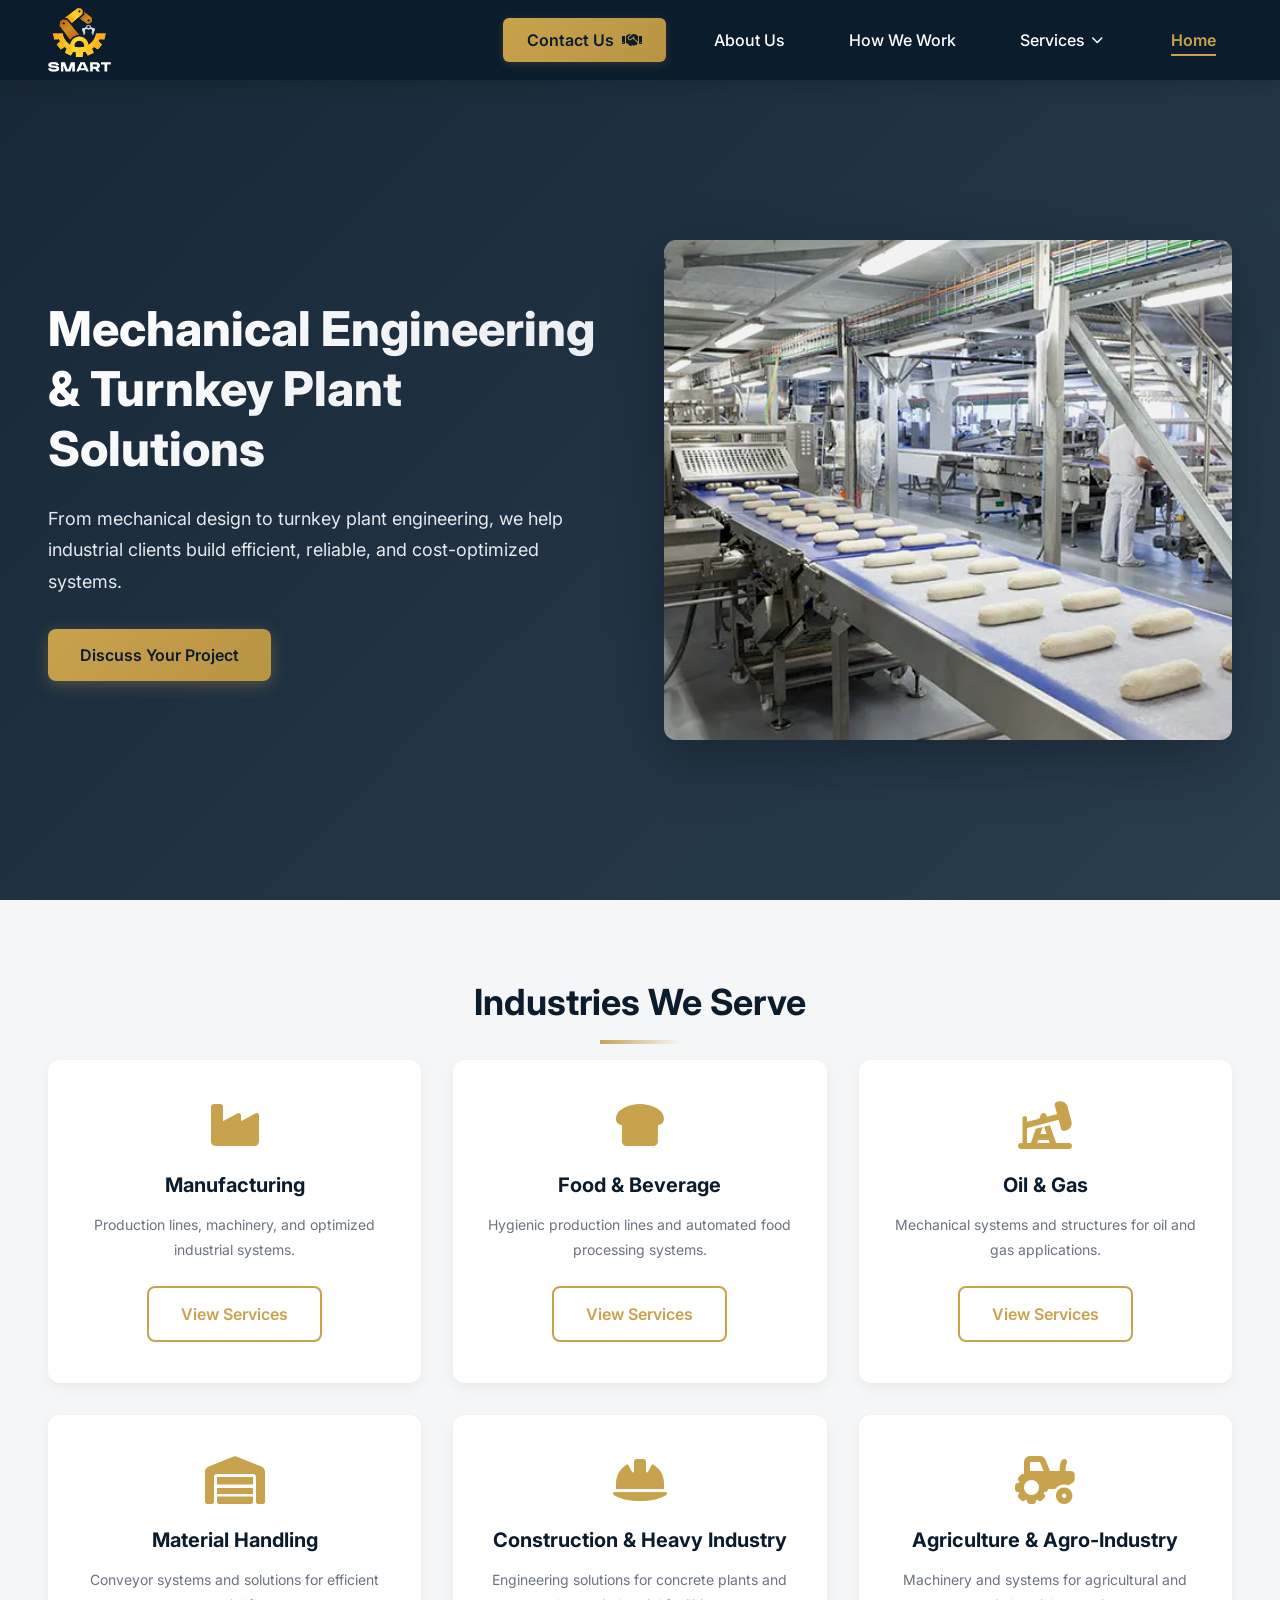
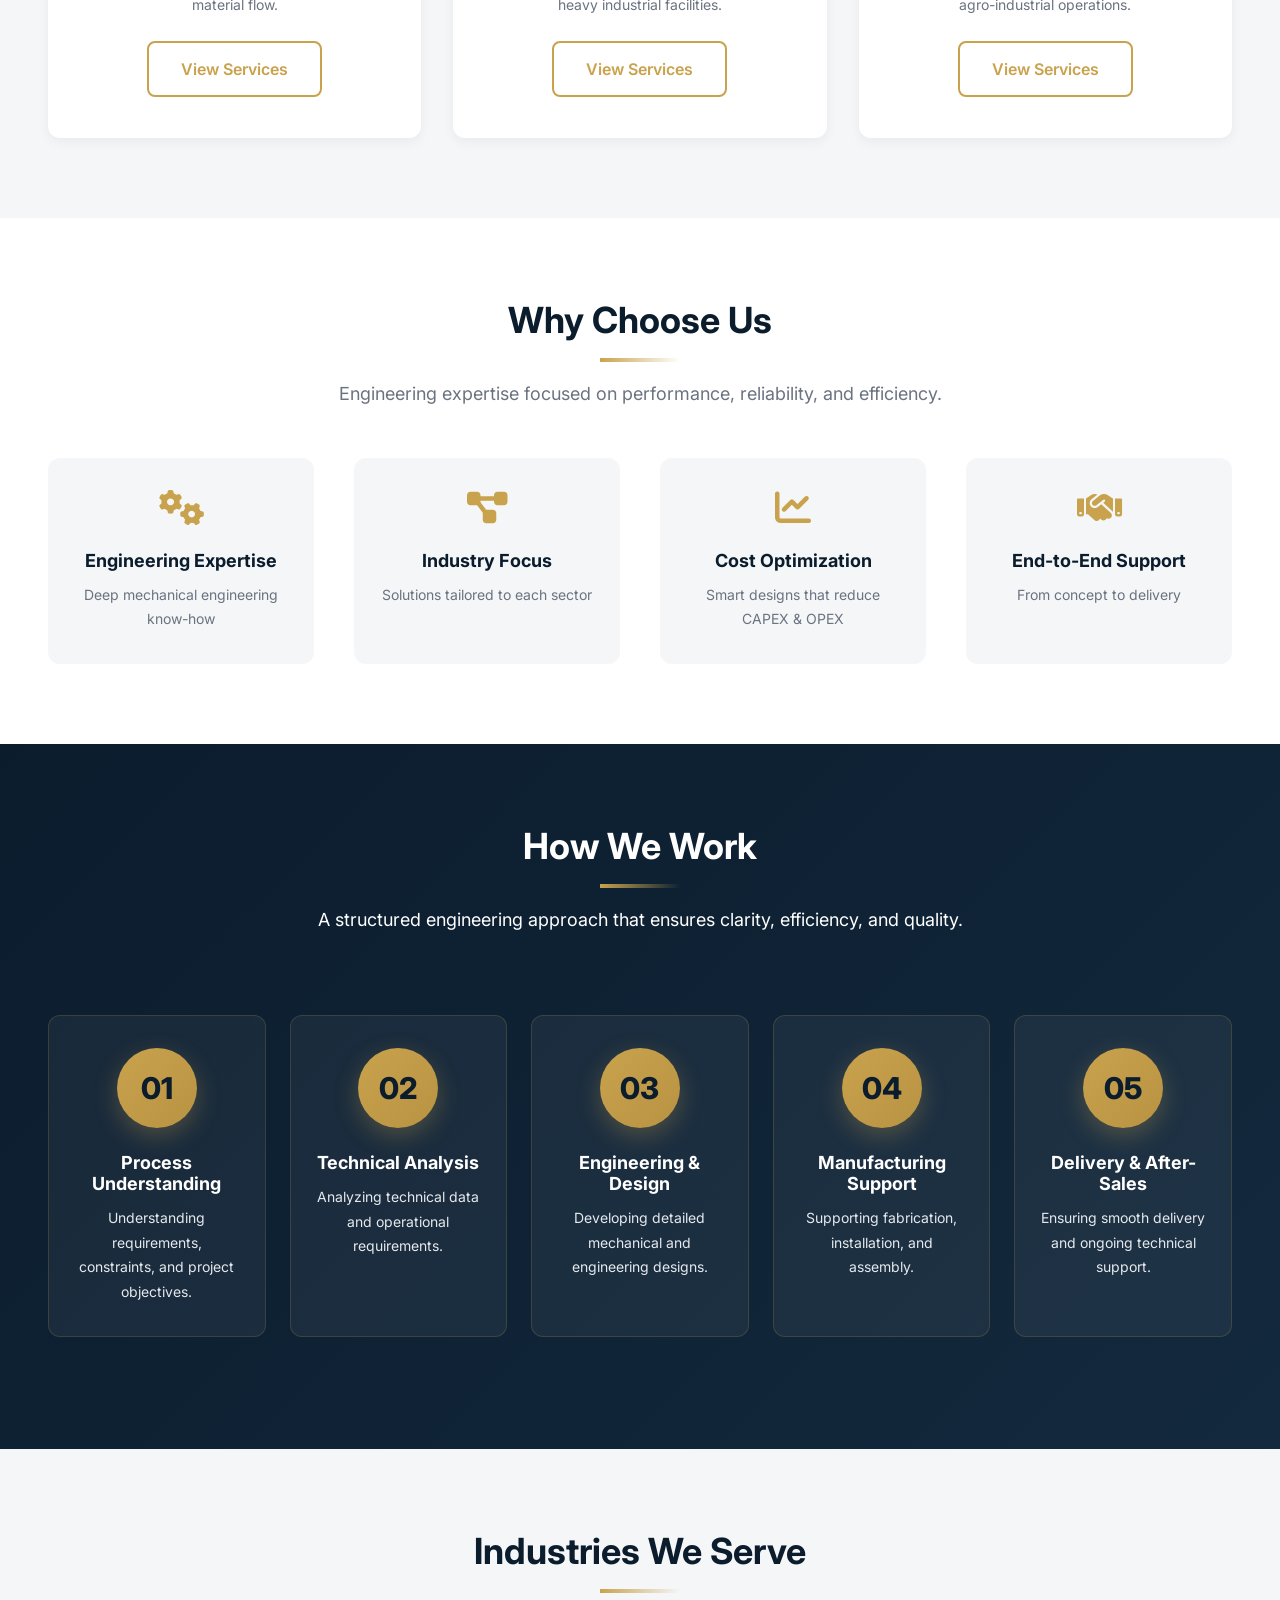
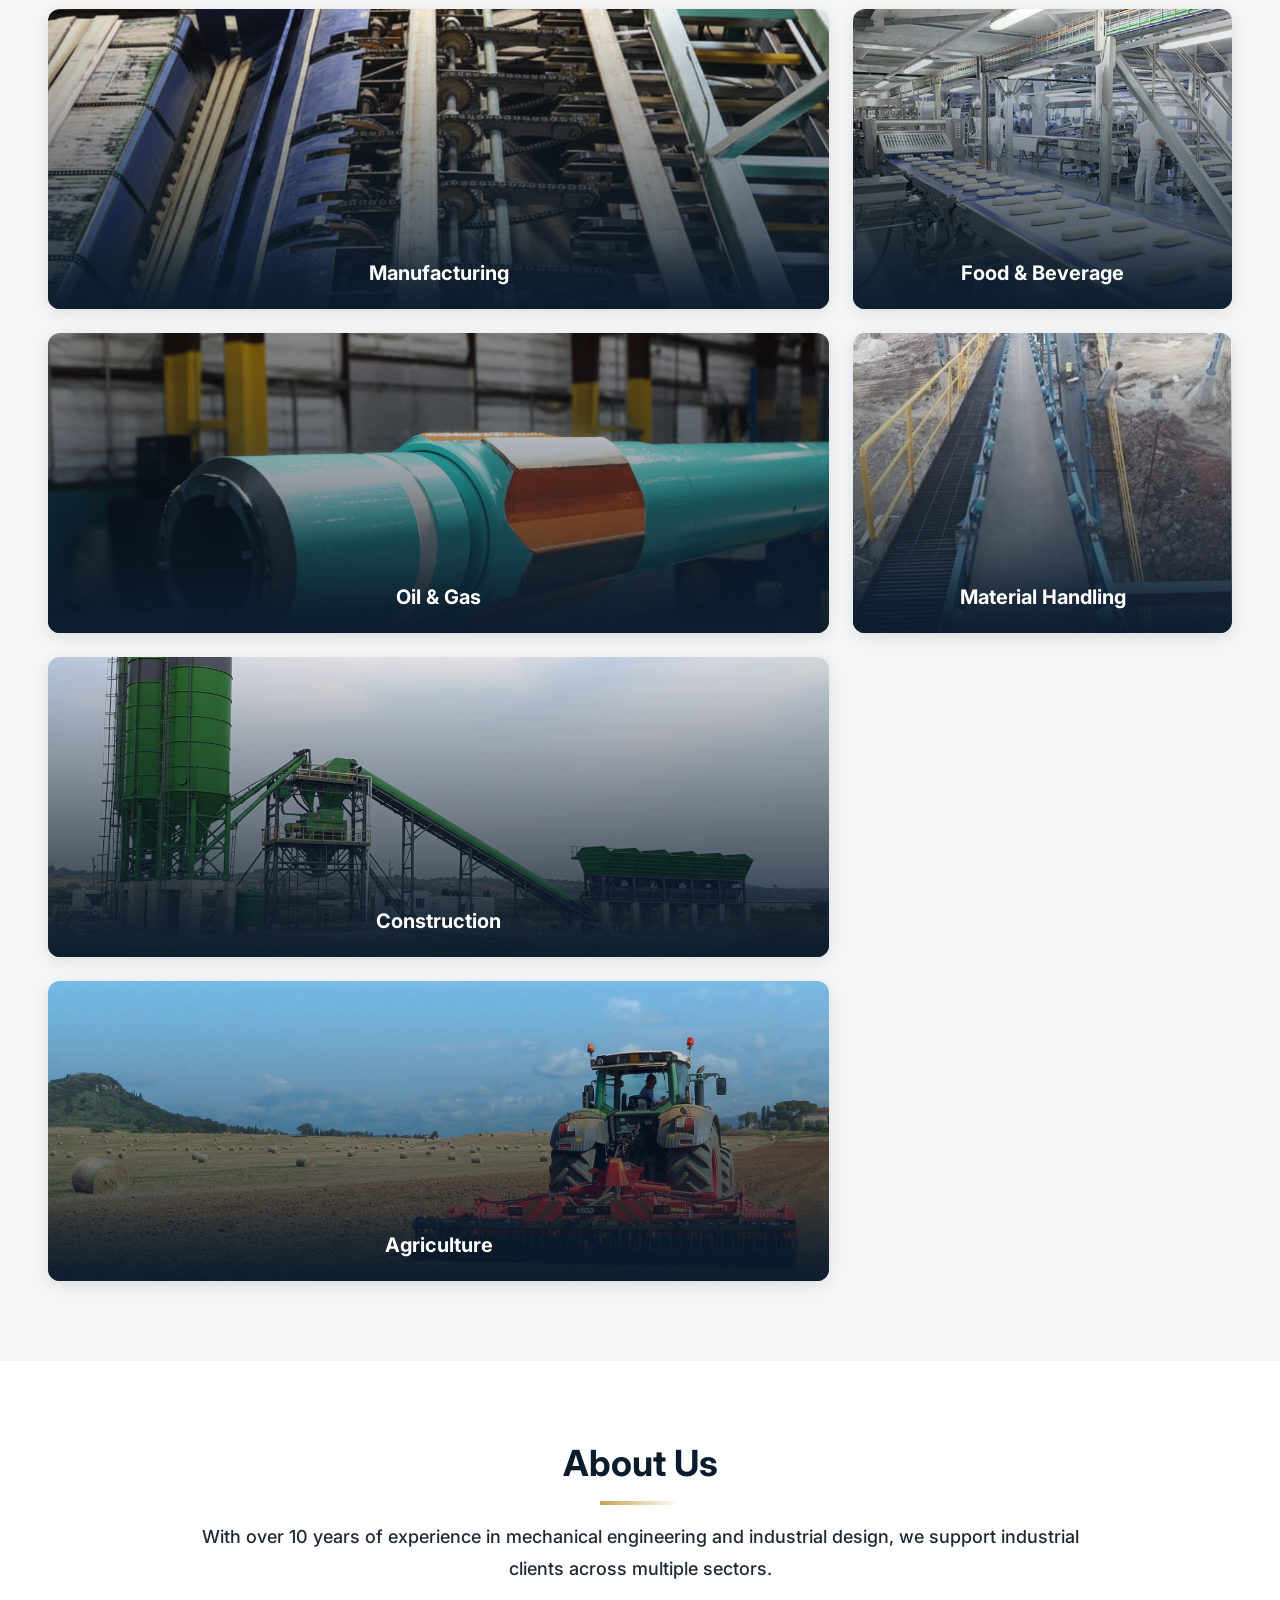
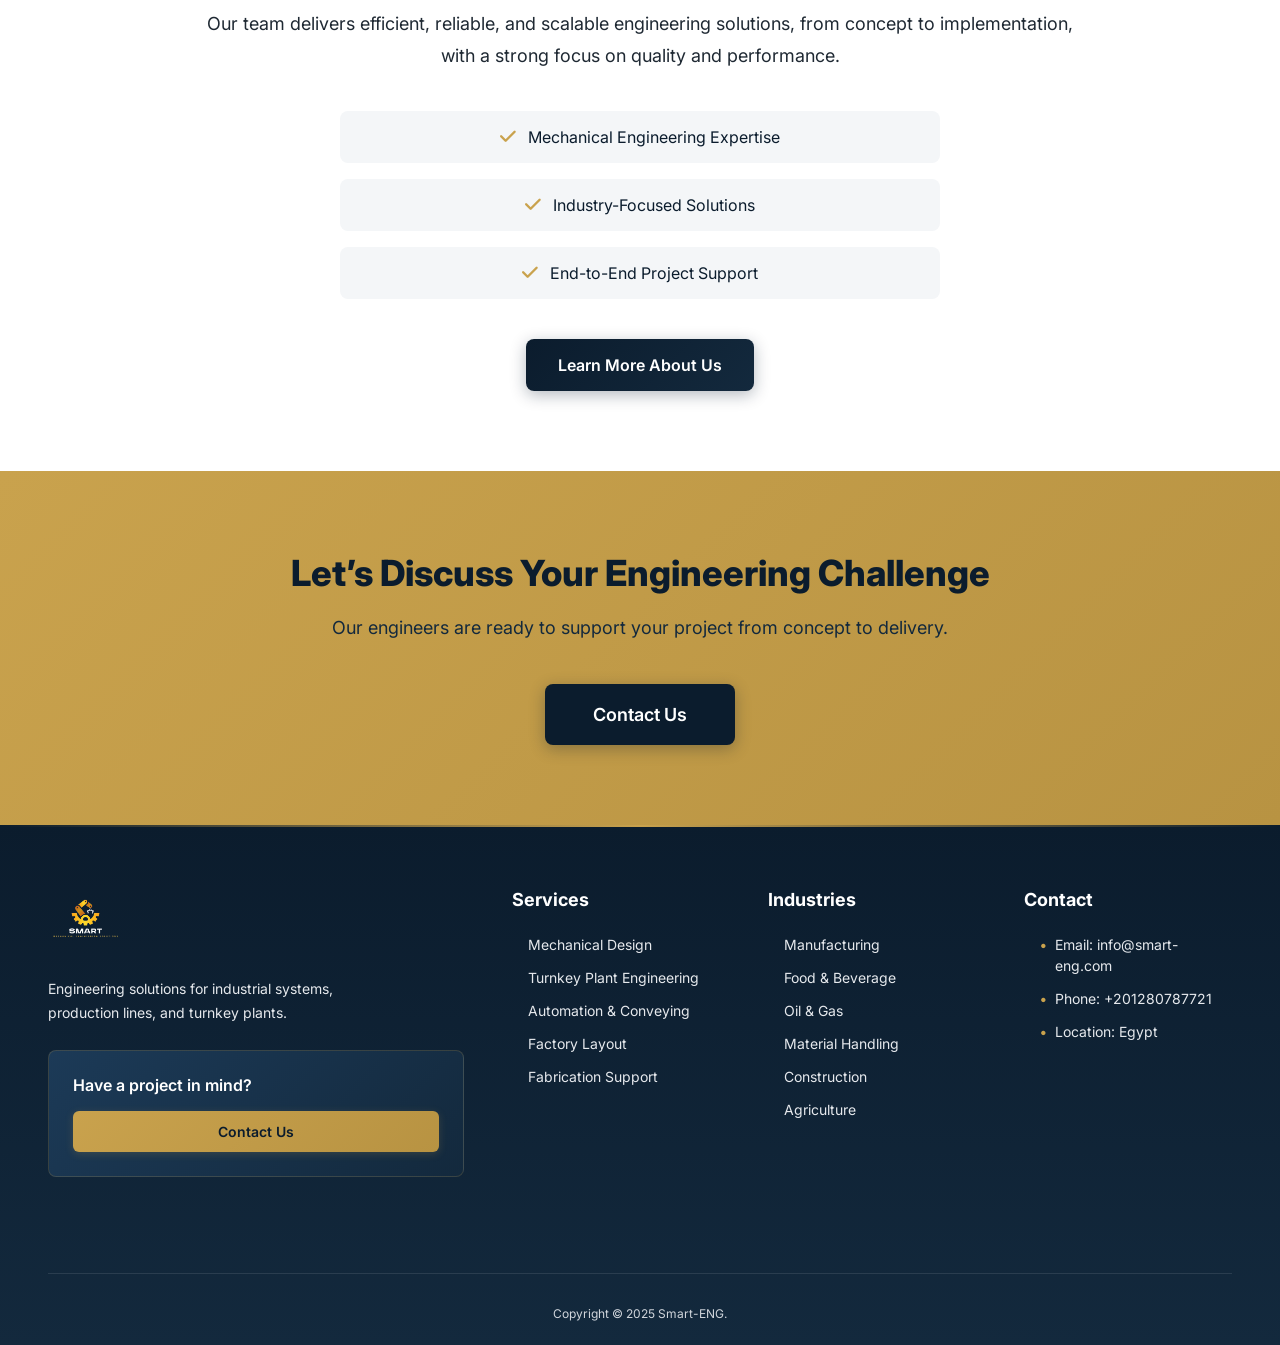
<file: index.html>
<!doctype html>
<html lang="en" dir="ltr">
<head>
  <meta charset="UTF-8">
  <meta http-equiv="X-UA-Compatible" content="IE=edge">
  <meta name="viewport" content="width=device-width, initial-scale=1.0">
  
  <title>Mechanical Engineering & Turnkey Plant Solutions</title>
  
  <meta name="description"
    content="Mechanical Engineering Solutions & Consultancy provides mechanical design, turnkey plant engineering, automation, and cost-optimized industrial solutions for manufacturing industries.">
  
  <!-- التصحيح هنا: استخدام link بدلاً من meta للـ favicon -->
  <link rel="icon" href="assets/images/logo/favicon.webp" type="image/webp">
  <link rel="apple-touch-icon" href="assets/images/logo/favicon.webp">
  
  <!-- التصحيح هنا: استخدام meta بدلاً من link للـ keywords -->
  <meta name="keywords"
    content="mechanical engineering, turnkey plant solutions, industrial automation, mechanical design">
  
  <meta name="author" content="Mechanical Engineering Solutions & Consultancy">
  <meta name="robots" content="index, follow">
  
  <!-- Open Graph -->
  <meta property="og:type" content="website">
  <meta property="og:title" content="Mechanical Engineering & Turnkey Plant Solutions">
  <meta property="og:description" content="Engineering solutions for industrial plants, machinery, and automation.">
  <meta property="og:url" content="https://amer-developer0.github.io/amer-demo--smart-eng/">
  <meta property="og:image"
    content="https://amer-developer0.github.io/amer-demo--smart-eng/assets/images/logo/social-logo.webp">
  <meta property="og:site_name" content="Mechanical Engineering Solutions & Consultancy">
  
  <!-- Twitter -->
  <meta name="twitter:card" content="summary_large_image">
  <meta name="twitter:title" content="Mechanical Engineering & Turnkey Plant Solutions">
  <meta name="twitter:description" content="Mechanical design, automation, and turnkey plant engineering.">
  <meta name="twitter:image"
    content="https://amer-developer0.github.io/amer-demo--smart-eng/assets/images/logo/social-logo.webp">
  
  <meta name="theme-color" content="#0a1f44">

  <link rel="stylesheet" href="https://cdnjs.cloudflare.com/ajax/libs/font-awesome/6.7.2/css/all.min.css"
    integrity="sha512-Evv84Mr4kqVGRNSgIGL/F/aIDqQb7xQ2vcrdIwxfjThSH8CSR7PBEakCr51Ck+w+/U6swU2Im1vVX0SVk9ABhg=="
    crossorigin="anonymous" referrerpolicy="no-referrer" />
  <!--Inter Font-->
  <link rel="preconnect" href="https://fonts.googleapis.com">
  <link rel="preconnect" href="https://fonts.gstatic.com" crossorigin>
  <link
    href="https://fonts.googleapis.com/css2?family=Inter:ital,opsz,wght@0,14..32,100..900;1,14..32,100..900&display=swap"
    rel="stylesheet">
  <!--  style  -->
  <link rel="stylesheet" href="assets/style/main.css?v=20260416.6">
</head>
<body id="home-page">
  <main>
      <section id="hero-section">
        <div class="hero-text">
          <h1>Mechanical Engineering & Turnkey Plant Solutions</h1>
          <p>From mechanical design to turnkey plant engineering, we help industrial clients build efficient, reliable, and
          cost-optimized systems.</p>
          <a href="contact.html" class="hero-btn btn">Discuss Your Project</a>
        </div>
        <div id="hero-visual">
          <img src="assets/images/WAREHOUSE-MATERIAL-HANDLING.webp" alt="hero-visual">
        </div>
      </section>
      <section id="services-section">
        <h2 class="section-title services-section-title">Industries We Serve</h2>
        <div id="industries-cards">
          <!-- 1-Manufacturing -->
          <article class="industries-card">
            <i class="fa-solid fa-industry industries-icon"></i>
            <h3 class="industries-title">Manufacturing</h3>
            <p class="industries-desc">Production lines, machinery, and optimized industrial systems.</p>
            <a href="services.html?sector=general_manufacturing" class="industries-btn btn">View Services</a>
          </article>
          <!-- 2-Food & Beverage -->
          <article class="industries-card">
            <i class="fa-solid fa-bread-slice industries-icon"></i>
            <h3 class="industries-title">Food & Beverage</h3>
            <p class="industries-desc">Hygienic production lines and automated food processing systems.</p>
            <a href="services.html?sector=food_industry" class="industries-btn btn">View Services</a>
          </article>
          <!-- 3-Oil & Gas -->
          <article class="industries-card">
            <i class="fa-solid fa-oil-well industries-icon"></i>
            <h3 class="industries-title">Oil & Gas</h3>
            <p class="industries-desc">Mechanical systems and structures for oil and gas applications.</p>
            <a href="services.html?sector=oil_gas" class="industries-btn btn">View Services</a>
          </article>
          <!-- 4-Material Handling -->
          <article class="industries-card">
            <i class="fa-solid fa-warehouse industries-icon"></i>
            <h3 class="industries-title">Material Handling</h3>
            <p class="industries-desc">Conveyor systems and solutions for efficient material flow.</p>
            <a href="services.html?sector=material_handling" class="industries-btn btn">View Services</a>
          </article>
          <!-- 5-Construction & Heavy Industry -->
          <article class="industries-card">
            <i class="fa-solid fa-helmet-safety industries-icon"></i>
            <h3 class="industries-title">Construction & Heavy Industry</h3>
            <p class="industries-desc">Engineering solutions for concrete plants and heavy industrial facilities.</p>
            <a href="services.html?sector=heavy_industry" class="industries-btn btn">View Services</a>
          </article>
          <!-- 6-Agriculture & Agro-Industry -->
          <article class="industries-card">
            <i class="fa-solid fa-tractor industries-icon"></i>
            <h3 class="industries-title">Agriculture & Agro-Industry</h3>
            <p class="industries-desc">Machinery and systems for agricultural and agro-industrial operations.</p>
            <a href="services.html?sector=agro_industry" class="industries-btn btn">View Services</a>
          </article>
        </div>
      </section>
      <section id="why-choose-us-section">
        <h2 class="section-title why-choose-us-section-title">Why Choose Us</h2>
        <p class="section-desc why-choose-us-section-desc">Engineering expertise focused on performance, reliability, and efficiency.</p>
        <div class="wh-ch-us-points">
          <!-- point 1 -->
          <article class="wh-ch-us-point">
            <i class="fa-solid fa-gears"></i>
            <h3 class="wh-ch-us-point-title">Engineering Expertise</h3>
            <p class="wh-ch-us-point-desc">Deep mechanical engineering know-how</p>
          </article>
          <!-- point 2 -->
          <article class="wh-ch-us-point">
            <i class="fa-solid fa-diagram-project"></i>
            <h3 class="wh-ch-us-point-title">Industry Focus</h3>
            <p class="wh-ch-us-point-desc">Solutions tailored to each sector</p>
          </article>
          <!-- point 3 -->
          <article class="wh-ch-us-point">
            <i class="fa-solid fa-chart-line"></i>
            <h3 class="wh-ch-us-point-title">Cost Optimization</h3>
            <p class="wh-ch-us-point-desc">Smart designs that reduce CAPEX & OPEX</p>
          </article>
          <!-- point 4 -->
          <article class="wh-ch-us-point">
            <i class="fa-solid fa-handshake"></i>
            <h3 class="wh-ch-us-point-title">End-to-End Support</h3>
            <p class="wh-ch-us-point-desc">From concept to delivery</p>
          </article>
        </div>
      </section>
      <section class="how-we-work-section">
        <h2 class="section-title ho-we-wo-section-title">How We Work</h2>
        <p class="section-desc ho-we-wo-section-desc">A structured engineering approach that ensures clarity, efficiency, and quality.</p>
        <div class="ho-we-wo-steps">
          <!-- step 1 -->
          <article class="ho-we-wo-step">
            <span class="step-number">01</span>
            <h3 class="hw-we-wo-step-title">Process Understanding</h3>
            <p class="hw-we-wo-desc">Understanding requirements, constraints, and project objectives.</p>
          </article>
          <!-- step 2 -->
          <article class="ho-we-wo-step">
            <span class="step-number">02</span>
            <h3 class="hw-we-wo-step-title">Technical Analysis</h3>
            <p class="hw-we-wo-desc">Analyzing technical data and operational requirements.</p>
          </article>
          <!-- step 3 -->
          <article class="ho-we-wo-step">
            <span class="step-number">03</span>
            <h3 class="hw-we-wo-step-title">Engineering & Design</h3>
            <p class="hw-we-wo-desc">Developing detailed mechanical and engineering designs.</p>
          </article>
          <!-- step 4 -->
          <article class="ho-we-wo-step">
            <span class="step-number">04</span>
            <h3 class="hw-we-wo-step-title">Manufacturing Support</h3>
            <p class="hw-we-wo-desc">Supporting fabrication, installation, and assembly.</p>
          </article>
          <!-- step 5 -->
          <article class="ho-we-wo-step">
            <span class="step-number">05</span>
            <h3 class="hw-we-wo-step-title">Delivery & After-Sales</h3>
            <p class="hw-we-wo-desc">Ensuring smooth delivery and ongoing technical support.</p>
          </article>
        </div>
      </section>
      <section id="industries-we-serve-section">
        <h2 class="section-title in-we-se-section-title">Industries We Serve</h2>
        <!-- القسم هنا هيحتوي على grid عباره عن صوره فقط لكل قطاع ومعاه اسمه فقط بدون حشو كتير -->
        <div class="in-we-se-container">
          <!-- img 1 -->
          <article class="in-we-se-card">
            <a href="services.html?sector=general_manufacturing" class="in-we-se-img"><img src="assets/images/industries/manufacturing.webp" alt="Manufacturing"></a>
            <h3 class="on-we-se-name">Manufacturing</h3>
          </article>
          <!-- img 2 (غير عريضه)-->
          <article class="in-we-se-card">
            <a href="services.html?sector=food_industry" class="in-we-se-img">
              <img src="assets/images/industries/food-beverage.webp" alt="Food & Beverage"></a>
            <h3 class="on-we-se-name">Food & Beverage</h3>
          </article>
          <!-- img 3 (عريضه)-->
          <article class="in-we-se-card">
            <a href="services.html?sector=oil_gas" class="in-we-se-img">
              <img src="assets/images/industries/oil-gas.webp" alt="Oil & Gas"></a>
            <h3 class="on-we-se-name">Oil & Gas</h3>
          </article>
          <!-- img 4 (مش عريضه) -->
          <article class="in-we-se-card">
            <a href="services.html?sector=material_handling" class="in-we-se-img">
              <img src="assets/images/industries/material-handling.webp" alt="Material Handling"></a>
            <h3 class="on-we-se-name">Material Handling</h3>
          </article>
          <!-- img 5 (عريضه)-->
          <article class="in-we-se-card">
            <a href="services.html?sector=heavy_industry" class="in-we-se-img">
              <img src="assets/images/industries/construction.webp" alt="Construction"></a>
            <h3 class="on-we-se-name">Construction</h3>
          </article>
          <!-- img 6 (عريضه) -->
          <article class="in-we-se-card">
            <a href="services.html?sector=agro_industry" class="in-we-se-img">
              <img src="assets/images/industries/agriculture.webp" alt="Agriculture"></a>
            <h3 class="on-we-se-name">Agriculture</h3>
          </article>
        </div>
      </section>
      <section id="about-us">
        <h2 class="section-title about-us-section-title">About Us</h2>
        <div class="about-us-container">
          <div class="about-us-p">
            <p class="about-us-p-1">With over 10 years of experience in mechanical engineering and industrial design, we support industrial clients across
            multiple sectors.</p>
            <p class="about-us-p-2">Our team delivers efficient, reliable, and scalable engineering solutions, from concept to implementation, with a strong
            focus on quality and performance.</p>
          </div>
          <ul class="about-us-points">
            <li class="about-us-point-1"><i class="fa-solid fa-check"></i> Mechanical Engineering Expertise</li>
            <li class="about-us-point-2"><i class="fa-solid fa-check"></i> Industry-Focused Solutions</li>
            <li class="about-us-point-3"><i class="fa-solid fa-check"></i> End-to-End Project Support</li>
          </ul>
          <!-- bottun  -->
          <a href="about.html" class="about-us-btn btn">Learn More About Us</a>
        </div>
      </section>
      <section class="final-cta">
        <div class="final-cta-container">
          <h2 class="final-cta-strong-headline">Let’s Discuss Your Engineering Challenge</h2>
          <p class="motivational-line">Our engineers are ready to support your project from concept to delivery.</p>
          <!-- btn - اهم زر -->
          <a href="contact.html" class="final-cta-btn btn">Contact Us</a>
        </div>
      </section>
  </main>
  <!-- javaScript -->
  <script type="module" src="assets/js/main.js?v=20260416.6"></script>
</body>
</html>
</file>
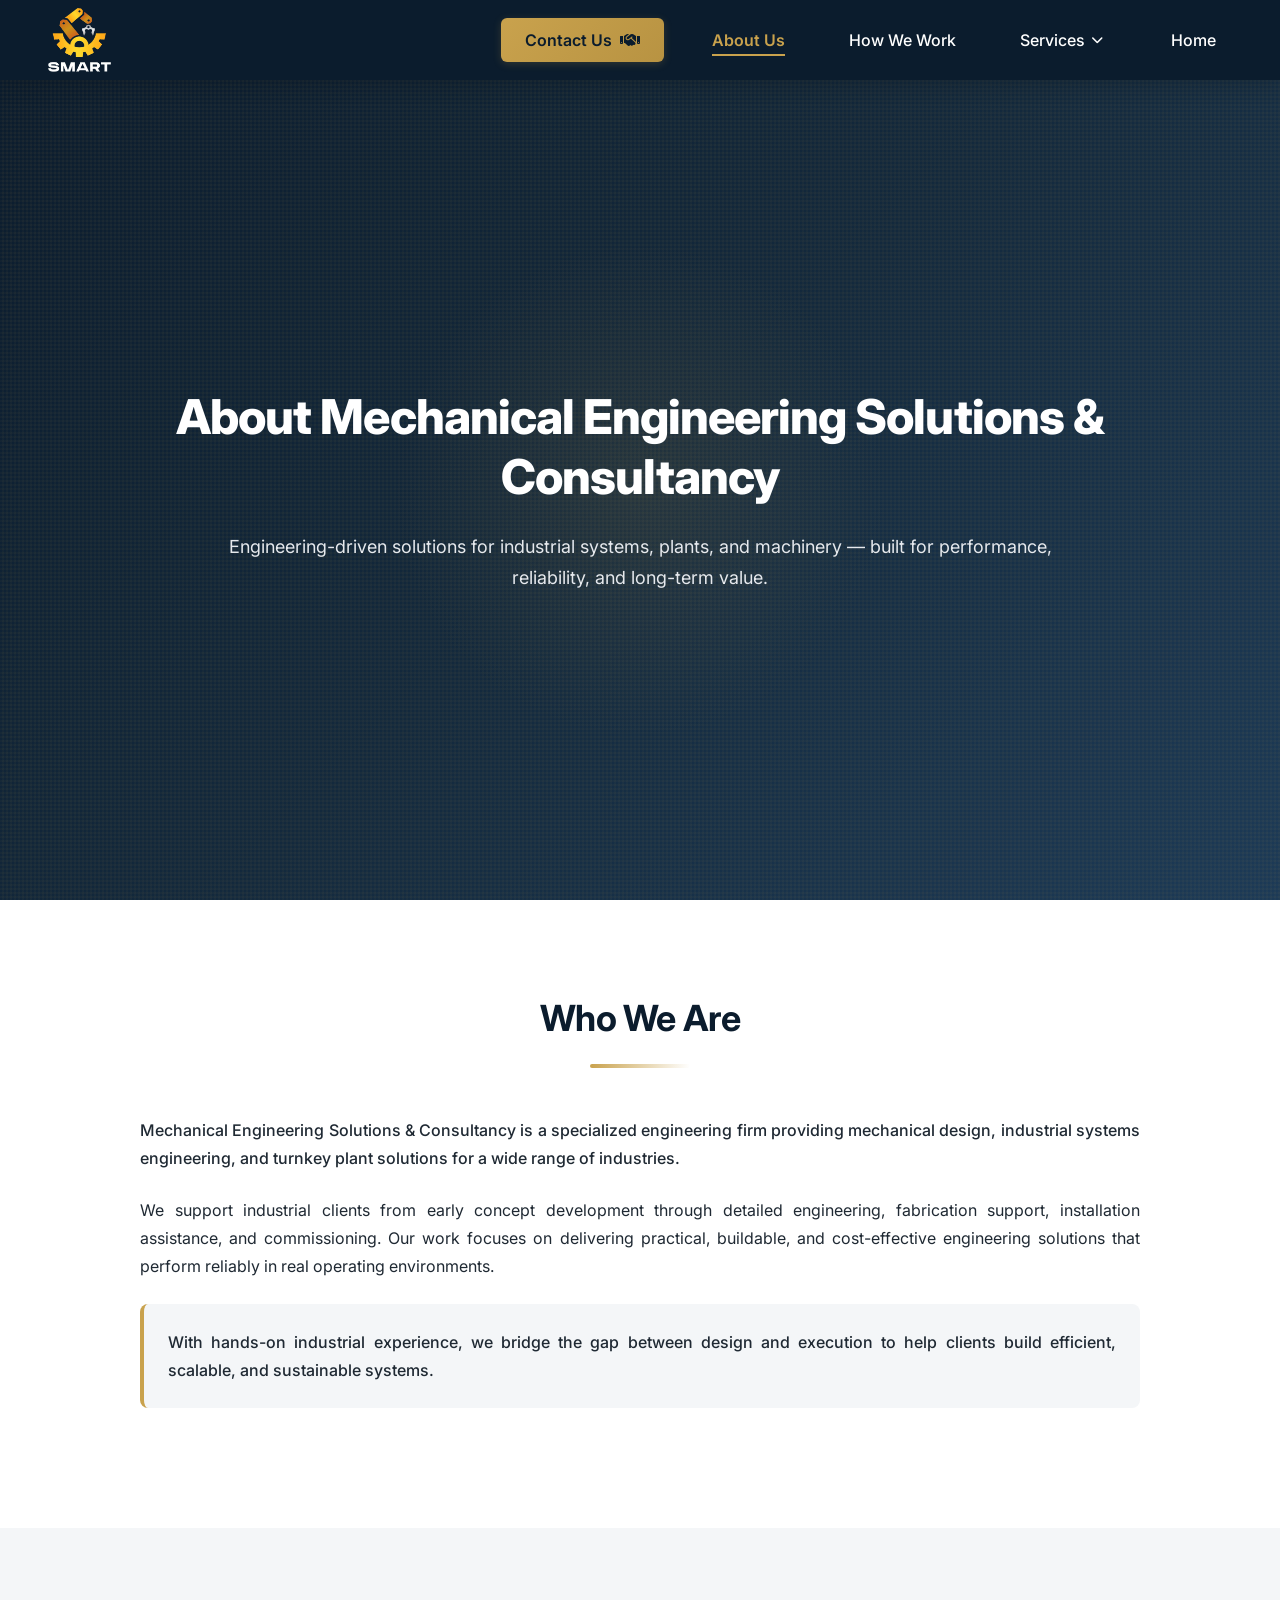
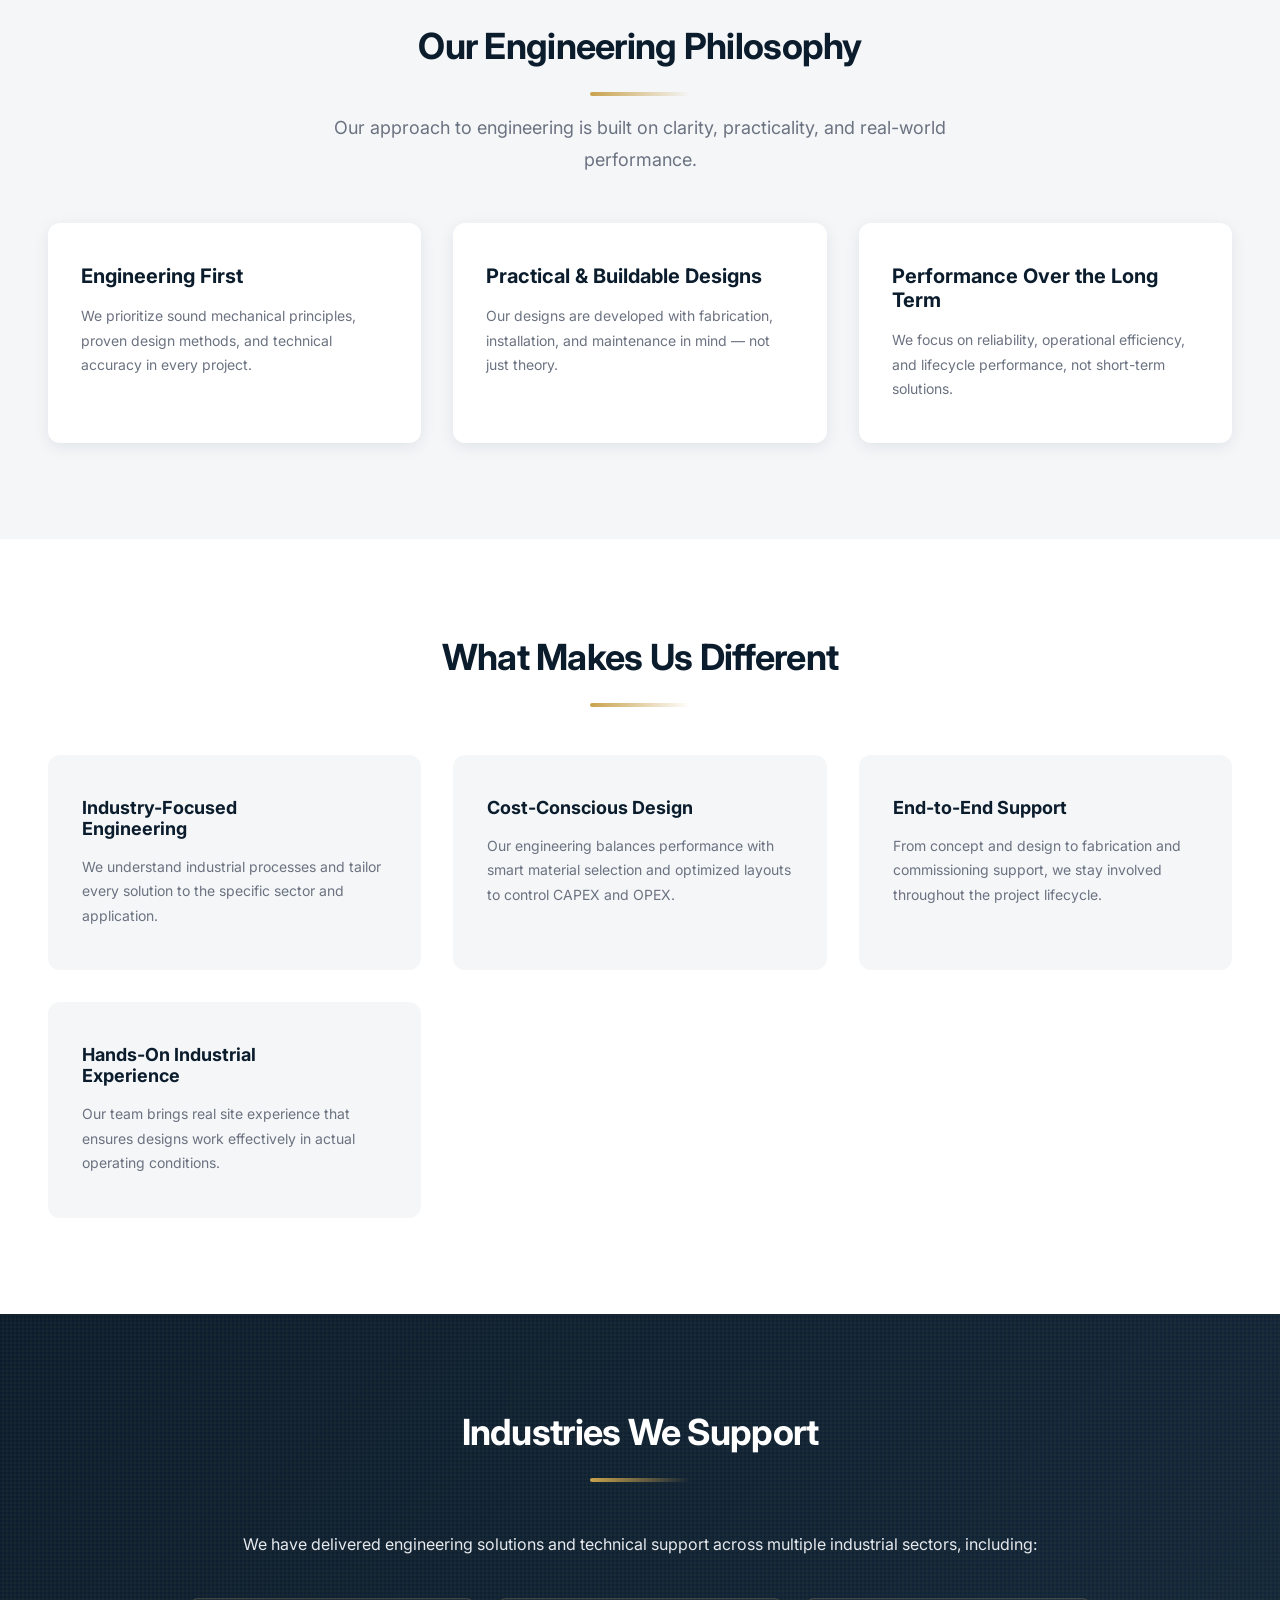
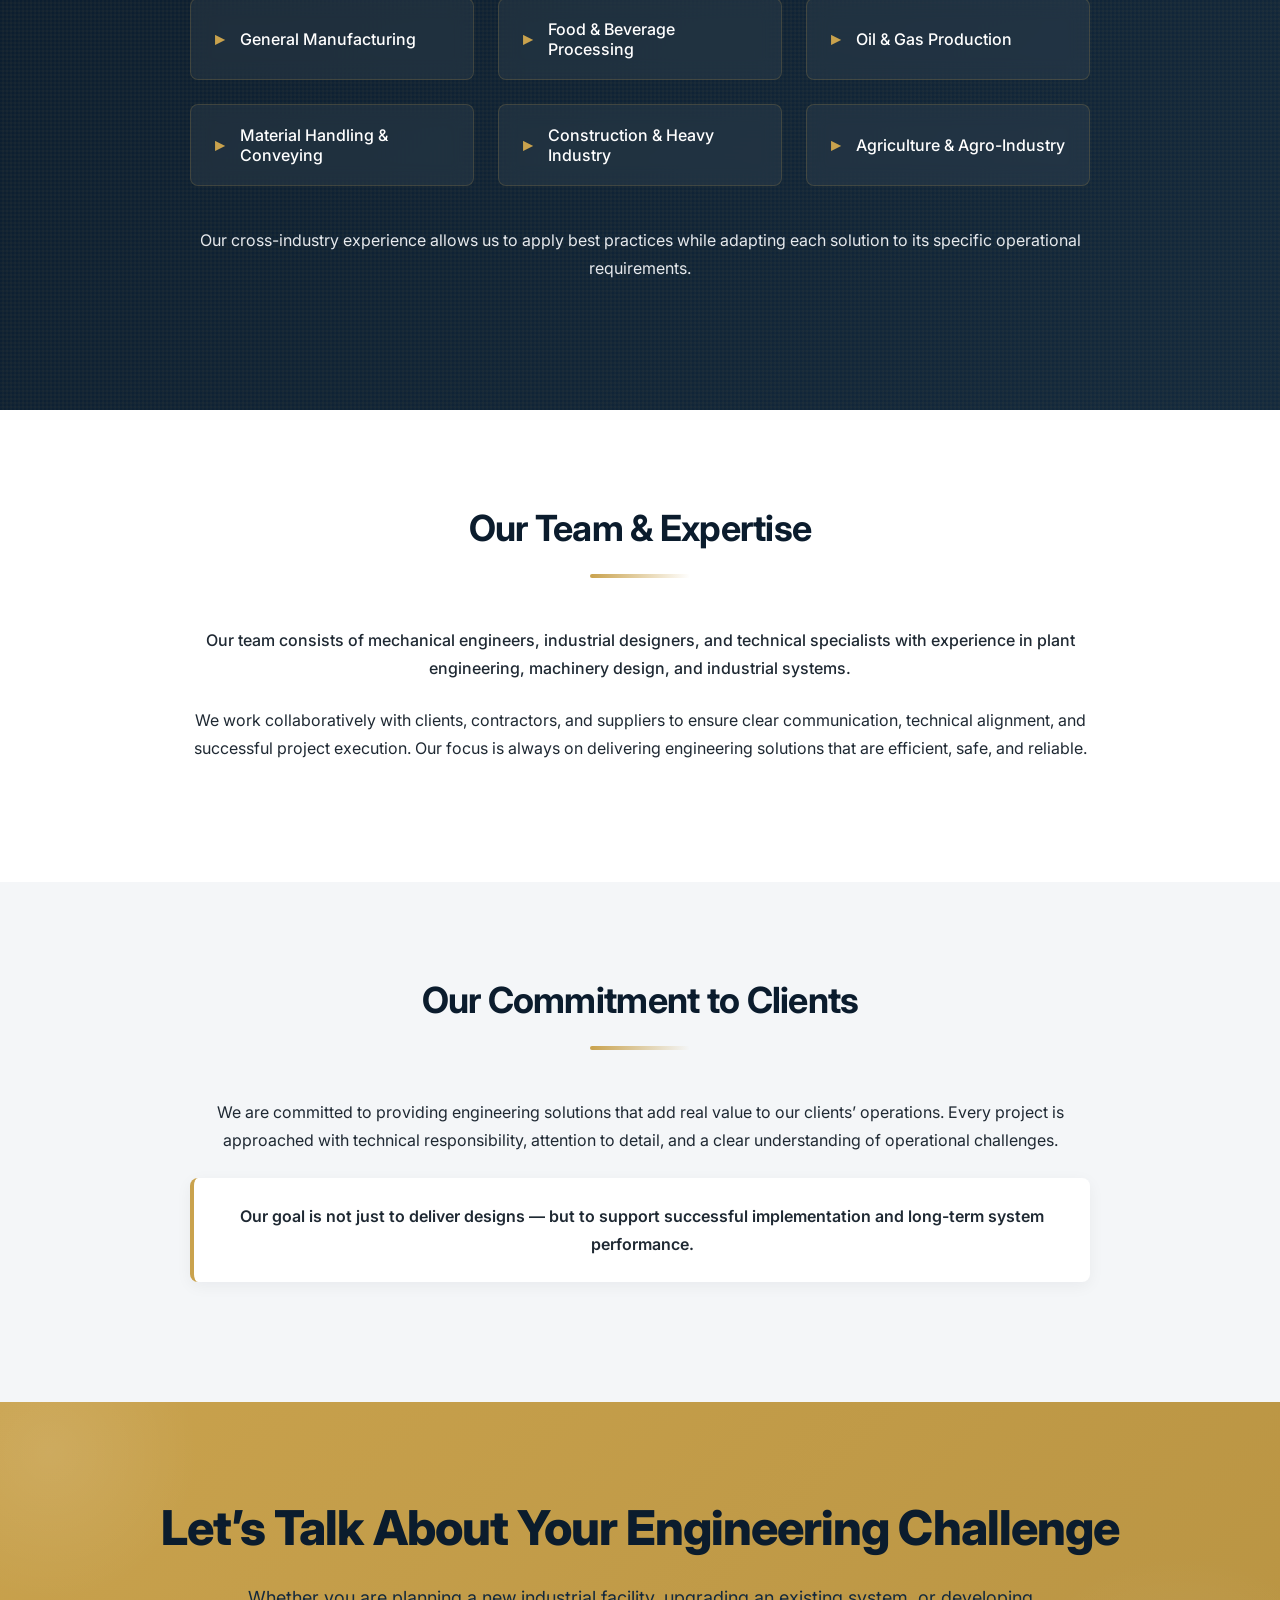
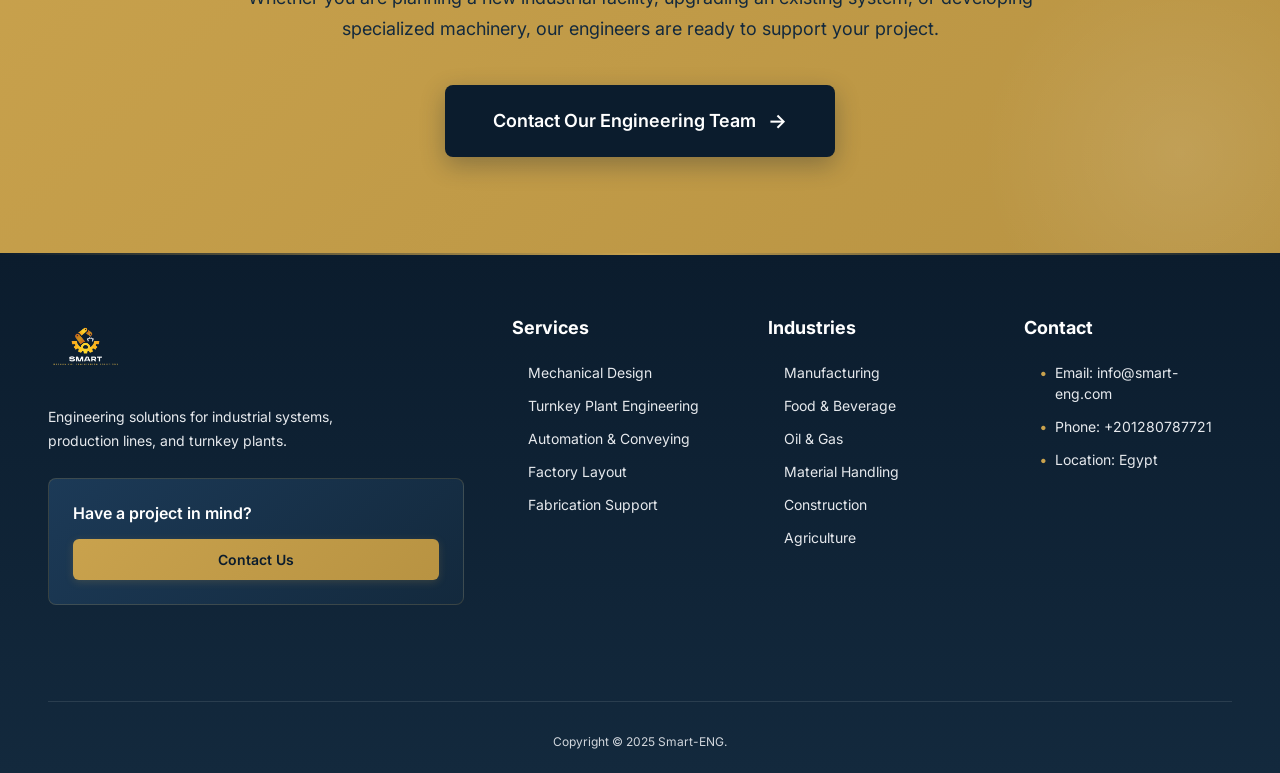
<file: about.html>
<!doctype html>
<html lang="en" dir="ltr">
<head>
<meta charset="UTF-8">
<meta http-equiv="X-UA-Compatible" content="IE=edge">
<meta name="viewport" content="width=device-width, initial-scale=1.0">

<title>About Us | Mechanical Engineering Solutions & Consultancy</title>

<meta name="description"
  content="Learn more about Mechanical Engineering Solutions & Consultancy — our engineering philosophy, expertise, and commitment to delivering reliable mechanical and industrial solutions.">

<!-- Favicon -->
<link rel="icon" href="assets/images/logo/favicon.webp" type="image/webp">
<link rel="apple-touch-icon" href="assets/images/logo/favicon.webp">

<!-- SEO Keywords -->
<meta name="keywords"
  content="about mechanical engineering company, industrial engineering firm, turnkey plant engineering, mechanical design experts, engineering consultancy">

<meta name="author" content="Mechanical Engineering Solutions & Consultancy">
<meta name="robots" content="index, follow">

<!-- Open Graph -->
<meta property="og:type" content="website">
<meta property="og:title" content="About Us | Mechanical Engineering Solutions & Consultancy">
<meta property="og:description"
  content="Discover our engineering expertise, industry experience, and approach to delivering practical and reliable mechanical engineering solutions.">
<meta property="og:url" content="https://amer-developer0.github.io/amer-demo--smart-eng/about.html">
<meta property="og:image"
  content="https://amer-developer0.github.io/amer-demo--smart-eng/assets/images/logo/social-logo.webp">
<meta property="og:site_name" content="Mechanical Engineering Solutions & Consultancy">

<!-- Twitter -->
<meta name="twitter:card" content="summary_large_image">
<meta name="twitter:title" content="About Us | Mechanical Engineering Solutions & Consultancy">
<meta name="twitter:description"
  content="Engineering-driven solutions for industrial systems, plants, and machinery. Learn more about our team and expertise.">
<meta name="twitter:image"
  content="https://amer-developer0.github.io/amer-demo--smart-eng/assets/images/logo/social-logo.webp">

<meta name="theme-color" content="#0a1f44">

  <link rel="stylesheet" href="https://cdnjs.cloudflare.com/ajax/libs/font-awesome/6.7.2/css/all.min.css"
    integrity="sha512-Evv84Mr4kqVGRNSgIGL/F/aIDqQb7xQ2vcrdIwxfjThSH8CSR7PBEakCr51Ck+w+/U6swU2Im1vVX0SVk9ABhg=="
    crossorigin="anonymous" referrerpolicy="no-referrer" />
  <!--Inter Font-->
  <link rel="preconnect" href="https://fonts.googleapis.com">
  <link rel="preconnect" href="https://fonts.gstatic.com" crossorigin>
  <link
    href="https://fonts.googleapis.com/css2?family=Inter:ital,opsz,wght@0,14..32,100..900;1,14..32,100..900&display=swap"
    rel="stylesheet">
  <!--  style  -->
  <link rel="stylesheet" href="assets/style/main.css">
</head>
<body id="about-page">
  <main>
    <!-- Hero Section -->
    <section id="about-hero">
      <h1>About Mechanical Engineering Solutions & Consultancy</h1>
      <p>Engineering-driven solutions for industrial systems, plants, and machinery — built for performance, reliability,
        and long-term value.</p>
    </section>
    
    <!-- Who We Are Section -->
    <section id="about-who-we-are">
      <h2>Who We Are</h2>
      <p class="about-who-we-are-p1">Mechanical Engineering Solutions & Consultancy is a specialized engineering firm
        providing mechanical design, industrial systems engineering, and turnkey plant solutions for a wide range of
        industries.</p>
      <p class="about-who-we-are-p2">We support industrial clients from early concept development through detailed
        engineering, fabrication support, installation assistance, and commissioning. Our work focuses on delivering
        practical, buildable, and cost-effective engineering solutions that perform reliably in real operating environments.
      </p>
      <p class="about-who-we-are-p3">With hands-on industrial experience, we bridge the gap between design and execution to
        help clients build efficient, scalable, and sustainable systems.</p>
    </section>
    
    <!-- Our Engineering Philosophy Section -->
    <section id="about-engineering-philosophy">
      <h2>Our Engineering Philosophy</h2>
      <p class="about-engineering-intro-line">Our approach to engineering is built on clarity, practicality, and real-world
        performance.</p>
      <div class="about-engineering-philosophy-points">
        <article class="about-engineering-point">
          <h3>Engineering First</h3>
          <p>We prioritize sound mechanical principles, proven design methods, and technical accuracy in every project.</p>
        </article>
        <article class="about-engineering-point">
          <h3>Practical & Buildable Designs</h3>
          <p>Our designs are developed with fabrication, installation, and maintenance in mind — not just theory.</p>
        </article>
        <article class="about-engineering-point">
          <h3>Performance Over the Long Term</h3>
          <p>We focus on reliability, operational efficiency, and lifecycle performance, not short-term solutions.</p>
        </article>
      </div>
    </section>
    
    <!-- What Makes Us Different -->
    <section id="about-what-makes-us-different">
      <h2>What Makes Us Different</h2>
      <div class="about-what-makes-us-different-points">
        <article class="about-difference-point">
          <h3>Industry-Focused Engineering</h3>
          <p>We understand industrial processes and tailor every solution to the specific sector and application.</p>
        </article>
        <article class="about-difference-point">
          <h3>Cost-Conscious Design</h3>
          <p>Our engineering balances performance with smart material selection and optimized layouts to control CAPEX and
            OPEX.</p>
        </article>
        <article class="about-difference-point">
          <h3>End-to-End Support</h3>
          <p>From concept and design to fabrication and commissioning support, we stay involved throughout the project
            lifecycle.</p>
        </article>
        <article class="about-difference-point">
          <h3>Hands-On Industrial Experience</h3>
          <p>Our team brings real site experience that ensures designs work effectively in actual operating conditions.</p>
        </article>
      </div>
    </section>
    
    <!-- Industries We Support -->
    <section id="about-industries-we-support">
      <h2>Industries We Support</h2>
      <div class="about-industries-we-support-text">
        <p>We have delivered engineering solutions and technical support across multiple industrial sectors, including:</p>
        <ul class="about-industries-list">
          <li>General Manufacturing</li>
          <li>Food & Beverage Processing</li>
          <li>Oil & Gas Production</li>
          <li>Material Handling & Conveying</li>
          <li>Construction & Heavy Industry</li>
          <li>Agriculture & Agro-Industry</li>
        </ul>
        <p>Our cross-industry experience allows us to apply best practices while adapting each solution to its specific
          operational requirements.</p>
      </div>
    </section>
    
    <!-- Our Team & Expertise -->
    <section id="about-our-team">
      <h2>Our Team & Expertise</h2>
      <p class="about-our-team-p1">Our team consists of mechanical engineers, industrial designers, and technical
        specialists with experience in plant engineering, machinery design, and industrial systems.</p>
      <p class="about-our-team-p2">We work collaboratively with clients, contractors, and suppliers to ensure clear
        communication, technical alignment, and successful project execution. Our focus is always on delivering engineering
        solutions that are efficient, safe, and reliable.</p>
    </section>
    
    <!-- Our Commitment to Clients -->
    <section id="about-our-commitment">
      <h2>Our Commitment to Clients</h2>
      <p class="about-our-commitment-p1">We are committed to providing engineering solutions that add real value to our
        clients’ operations. Every project is approached with technical responsibility, attention to detail, and a clear
        understanding of operational challenges.</p>
      <p class="about-our-commitment-p2">Our goal is not just to deliver designs — but to support successful implementation
        and long-term system performance.</p>
    </section>
    
    <!-- Final CTA Section -->
    <section id="about-final-cta">
      <h2>Let’s Talk About Your Engineering Challenge</h2>
      <p class="about-final-cta-p">Whether you are planning a new industrial facility, upgrading an existing system, or
        developing specialized machinery, our engineers are ready to support your project.</p>
      <a href="contact.html" class="about-final-cta-btn">Contact Our Engineering Team</a>
    </section>

  </main>
  <!-- javaScript -->
  <script type="module" src="assets/js/main.js"></script>
</body>
</html>
</file>
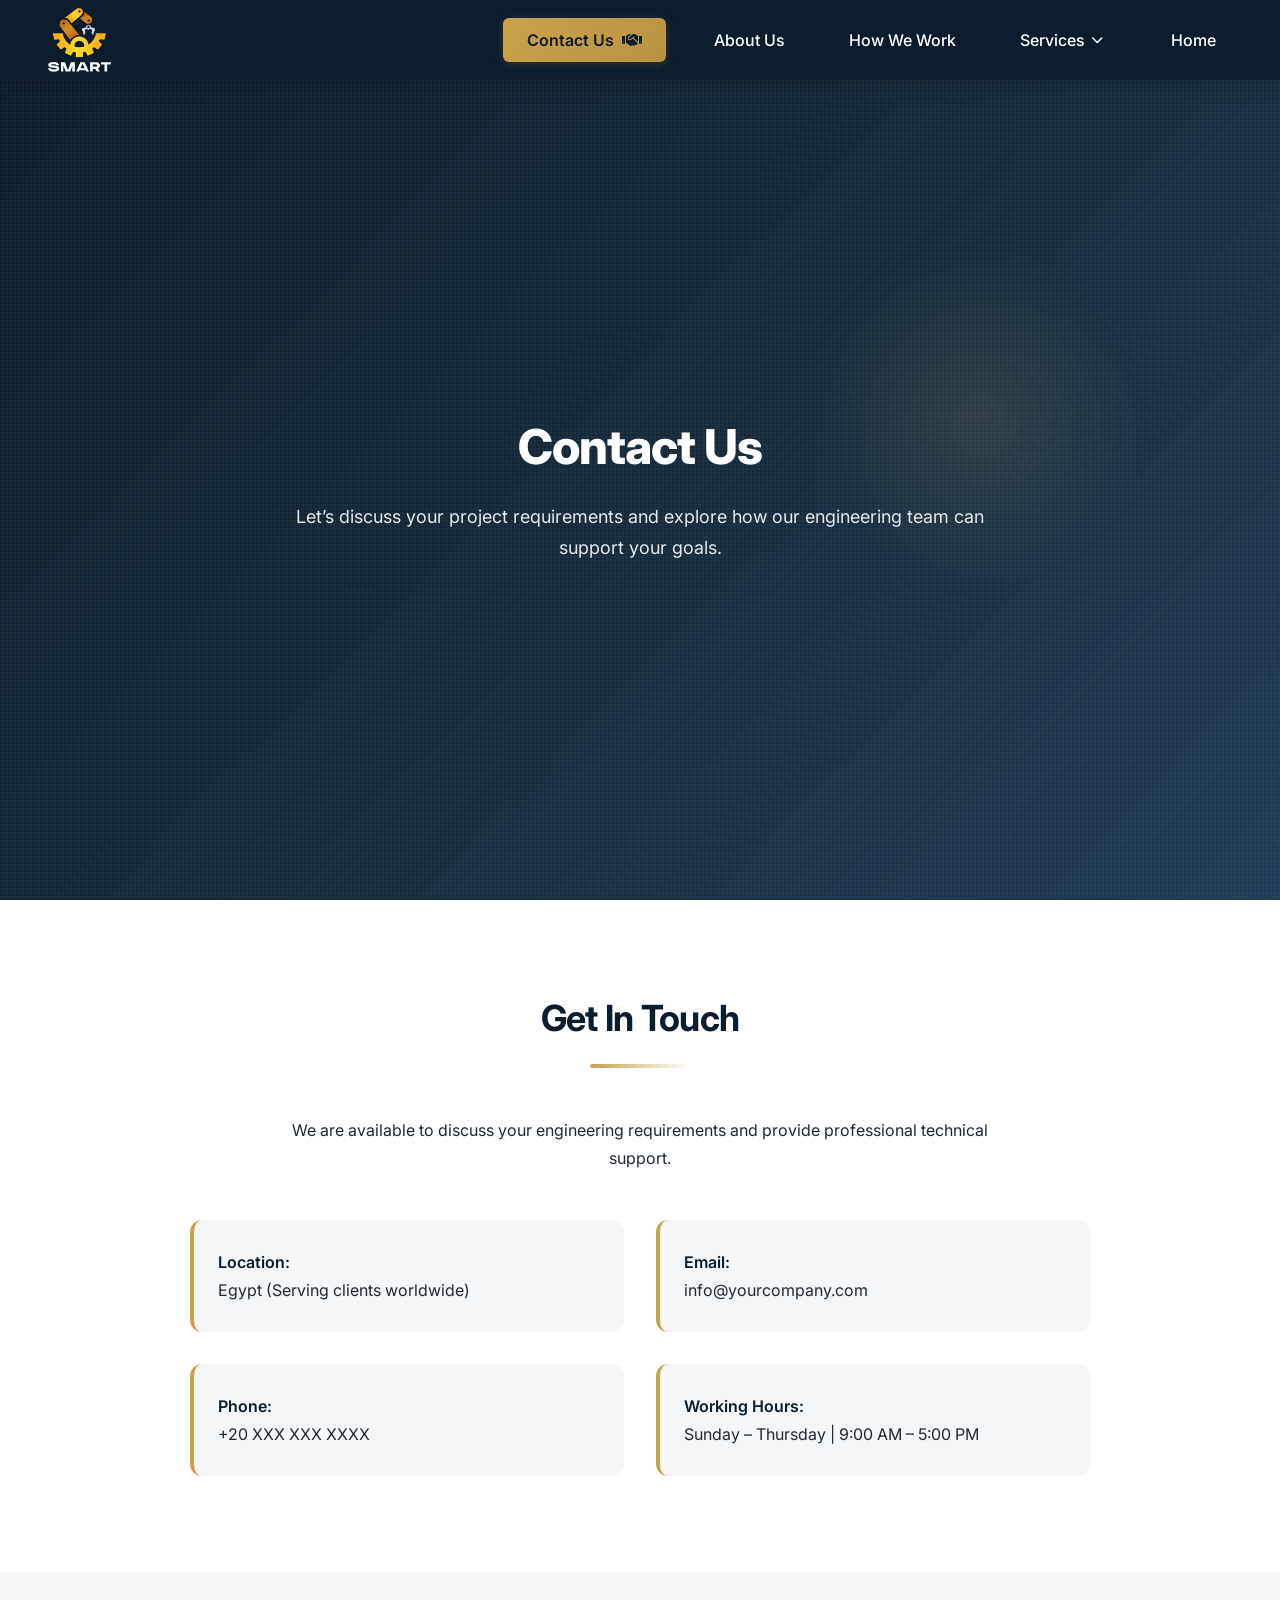
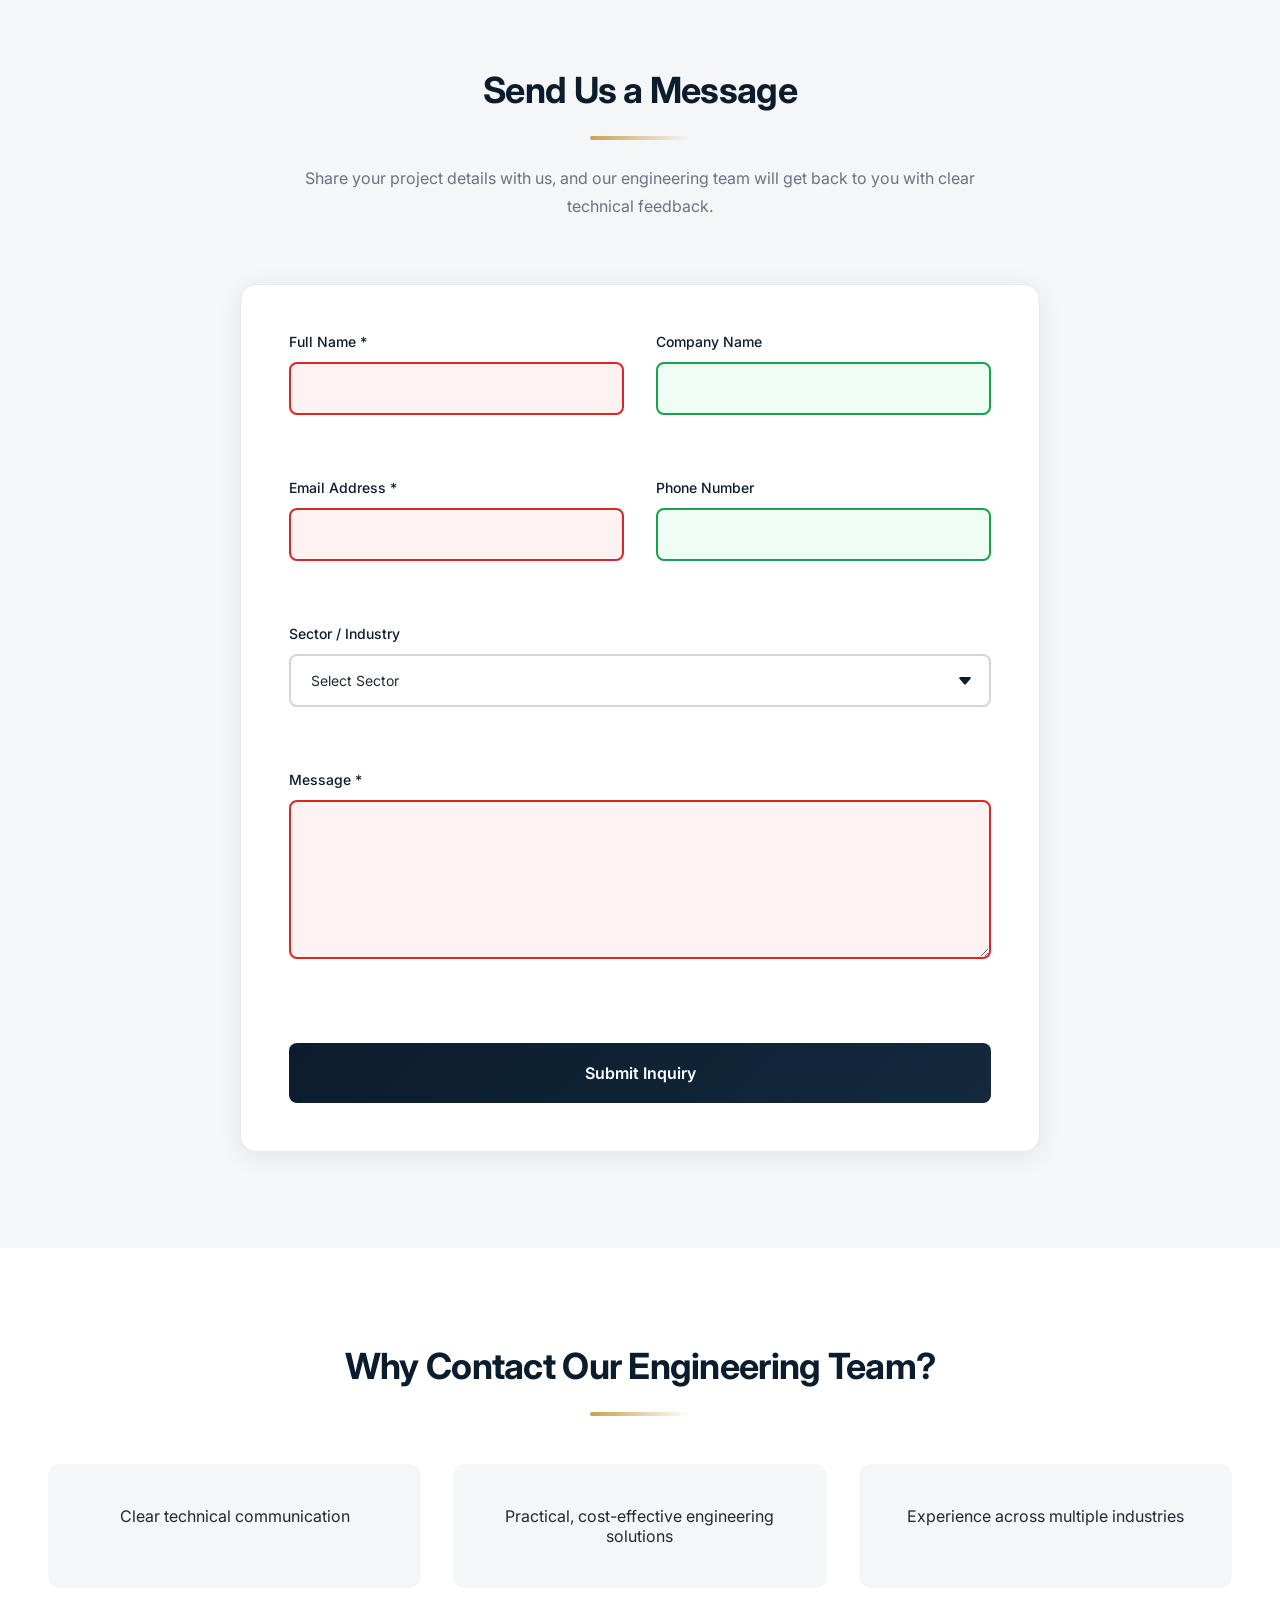
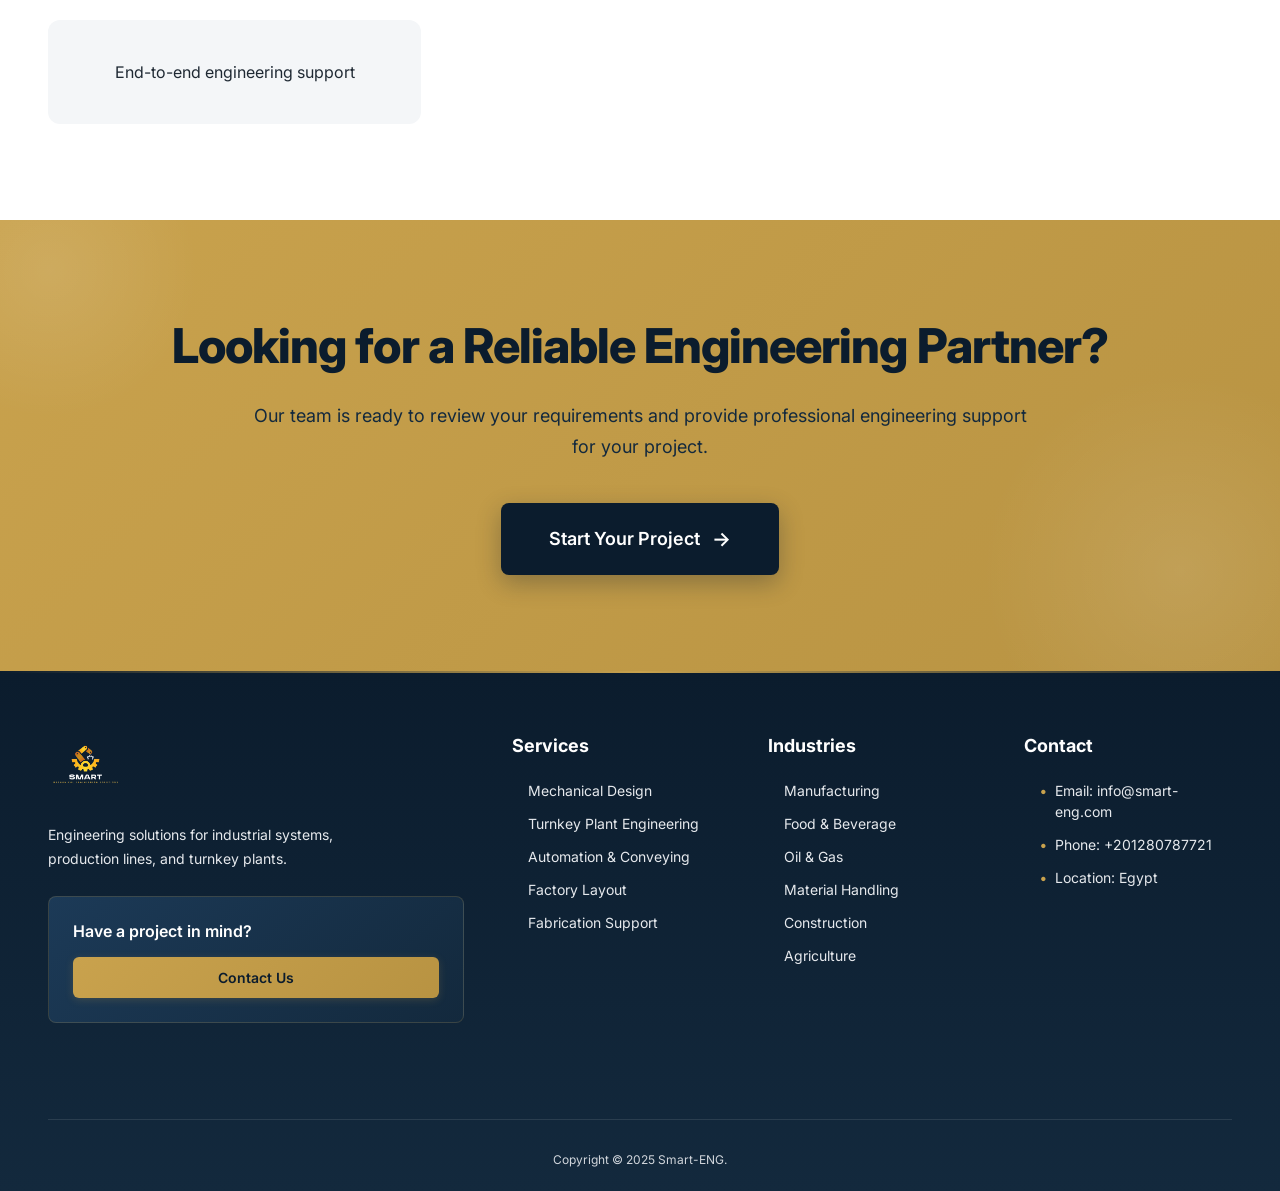
<file: contact.html>
<!doctype html>
<html lang="en" dir="ltr">

<head>
<meta charset="UTF-8">
<meta http-equiv="X-UA-Compatible" content="IE=edge">
<meta name="viewport" content="width=device-width, initial-scale=1.0">

<title>Contact Us | Discuss Your Engineering Project</title>

<meta name="description"
    content="Contact Mechanical Engineering Solutions & Consultancy to discuss your project requirements, request technical support, or start a new engineering collaboration.">

<!-- Favicon -->
<link rel="icon" href="assets/images/logo/favicon.webp" type="image/webp">
<link rel="apple-touch-icon" href="assets/images/logo/favicon.webp">

<!-- SEO Keywords -->
<meta name="keywords"
    content="contact engineering company, mechanical engineering contact, industrial engineering support, engineering consultancy contact">

<meta name="author" content="Mechanical Engineering Solutions & Consultancy">
<meta name="robots" content="index, follow">

<!-- Open Graph -->
<meta property="og:type" content="website">
<meta property="og:title" content="Contact Us | Mechanical Engineering Solutions & Consultancy">
<meta property="og:description"
    content="Get in touch with our engineering team to discuss your mechanical or industrial project needs.">
<meta property="og:url" content="https://amer-developer0.github.io/amer-demo--smart-eng/contact.html">
<meta property="og:image"
    content="https://amer-developer0.github.io/amer-demo--smart-eng/assets/images/logo/social-logo.webp">
<meta property="og:site_name" content="Mechanical Engineering Solutions & Consultancy">

<!-- Twitter -->
<meta name="twitter:card" content="summary_large_image">
<meta name="twitter:title" content="Contact Us | Engineering Consultation">
<meta name="twitter:description"
    content="Reach out to our engineers for project inquiries, consultations, and technical support.">
<meta name="twitter:image"
    content="https://amer-developer0.github.io/amer-demo--smart-eng/assets/images/logo/social-logo.webp">

<meta name="theme-color" content="#0a1f44">

    <link rel="stylesheet" href="https://cdnjs.cloudflare.com/ajax/libs/font-awesome/6.7.2/css/all.min.css"
        integrity="sha512-Evv84Mr4kqVGRNSgIGL/F/aIDqQb7xQ2vcrdIwxfjThSH8CSR7PBEakCr51Ck+w+/U6swU2Im1vVX0SVk9ABhg=="
        crossorigin="anonymous" referrerpolicy="no-referrer" />
    <!--Inter Font-->
    <link rel="preconnect" href="https://fonts.googleapis.com">
    <link rel="preconnect" href="https://fonts.gstatic.com" crossorigin>
    <link
        href="https://fonts.googleapis.com/css2?family=Inter:ital,opsz,wght@0,14..32,100..900;1,14..32,100..900&display=swap"
        rel="stylesheet">
    <!--  style  -->
    <link rel="stylesheet" href="assets/style/main.css">
</head>

<body id="contact-page">
    <main>
        <!-- 1. Hero Section -->
        <section id="contact-hero">
            <h1>Contact Us</h1>
            <p>
                Let’s discuss your project requirements and explore how our engineering team
                can support your goals.
            </p>
        </section>
        
        <!-- 2. Contact Information Section -->
        <section id="contact-info">
            <h2>Get In Touch</h2>
            <div class="contact-info-content">
                <p>
                    We are available to discuss your engineering requirements and provide
                    professional technical support.
                </p>
        
                <ul class="contact-details">
                    <li>
                        <strong>Location:</strong> Egypt (Serving clients worldwide)
                    </li>
                    <li>
                        <strong>Email:</strong> info@yourcompany.com
                    </li>
                    <li>
                        <strong>Phone:</strong> +20 XXX XXX XXXX
                    </li>
                    <li>
                        <strong>Working Hours:</strong> Sunday – Thursday | 9:00 AM – 5:00 PM
                    </li>
                </ul>
            </div>
        </section>
        
        <!-- 3. Contact Form Section -->
        <section id="contact-form-section">
            <h2>Send Us a Message</h2>
            <p>
                Share your project details with us, and our engineering team will get back
                to you with clear technical feedback.
            </p>
        
            <form id="contact-form">
                <div class="form-group">
                    <label for="full-name">Full Name *</label>
                    <input type="text" id="full-name" name="full-name" required>
                </div>
        
                <div class="form-group">
                    <label for="company-name">Company Name</label>
                    <input type="text" id="company-name" name="company-name">
                </div>
        
                <div class="form-group">
                    <label for="email">Email Address *</label>
                    <input type="email" id="email" name="email" required>
                </div>
        
                <div class="form-group">
                    <label for="phone">Phone Number</label>
                    <input type="tel" id="phone" name="phone">
                </div>
        
                <div class="form-group">
                    <label for="sector">Sector / Industry</label>
                    <select id="sector" name="sector">
                        <option value="">Select Sector</option>
                        <option value="manufacturing">Manufacturing</option>
                        <option value="food-beverage">Food & Beverage</option>
                        <option value="oil-gas">Oil & Gas</option>
                        <option value="material-handling">Material Handling</option>
                        <option value="heavy-industry">Construction & Heavy Industry</option>
                        <option value="agro-industry">Agriculture & Agro-Industry</option>
                    </select>
                </div>
        
                <div class="form-group">
                    <label for="message">Message *</label>
                    <textarea id="message" name="message" rows="5" required></textarea>
                </div>
        
                <button type="submit">Submit Inquiry</button>
            </form>
        </section>
        
        <!-- 4. Why Contact Us Section -->
        <section id="contact-why-us">
            <h2>Why Contact Our Engineering Team?</h2>
            <ul class="contact-why-us-points">
                <li>Clear technical communication</li>
                <li>Practical, cost-effective engineering solutions</li>
                <li>Experience across multiple industries</li>
                <li>End-to-end engineering support</li>
            </ul>
        </section>
        
        <!-- 5. Final Call To Action Section -->
        <section id="contact-final-cta">
            <h2>Looking for a Reliable Engineering Partner?</h2>
            <p>
                Our team is ready to review your requirements and provide professional
                engineering support for your project.
            </p>
            <a href="contact.html">Start Your Project</a>
        </section>
    </main>
    <!-- javaScript -->
    <script type="module" src="assets/js/main.js"></script>
</body>

</html>
</file>
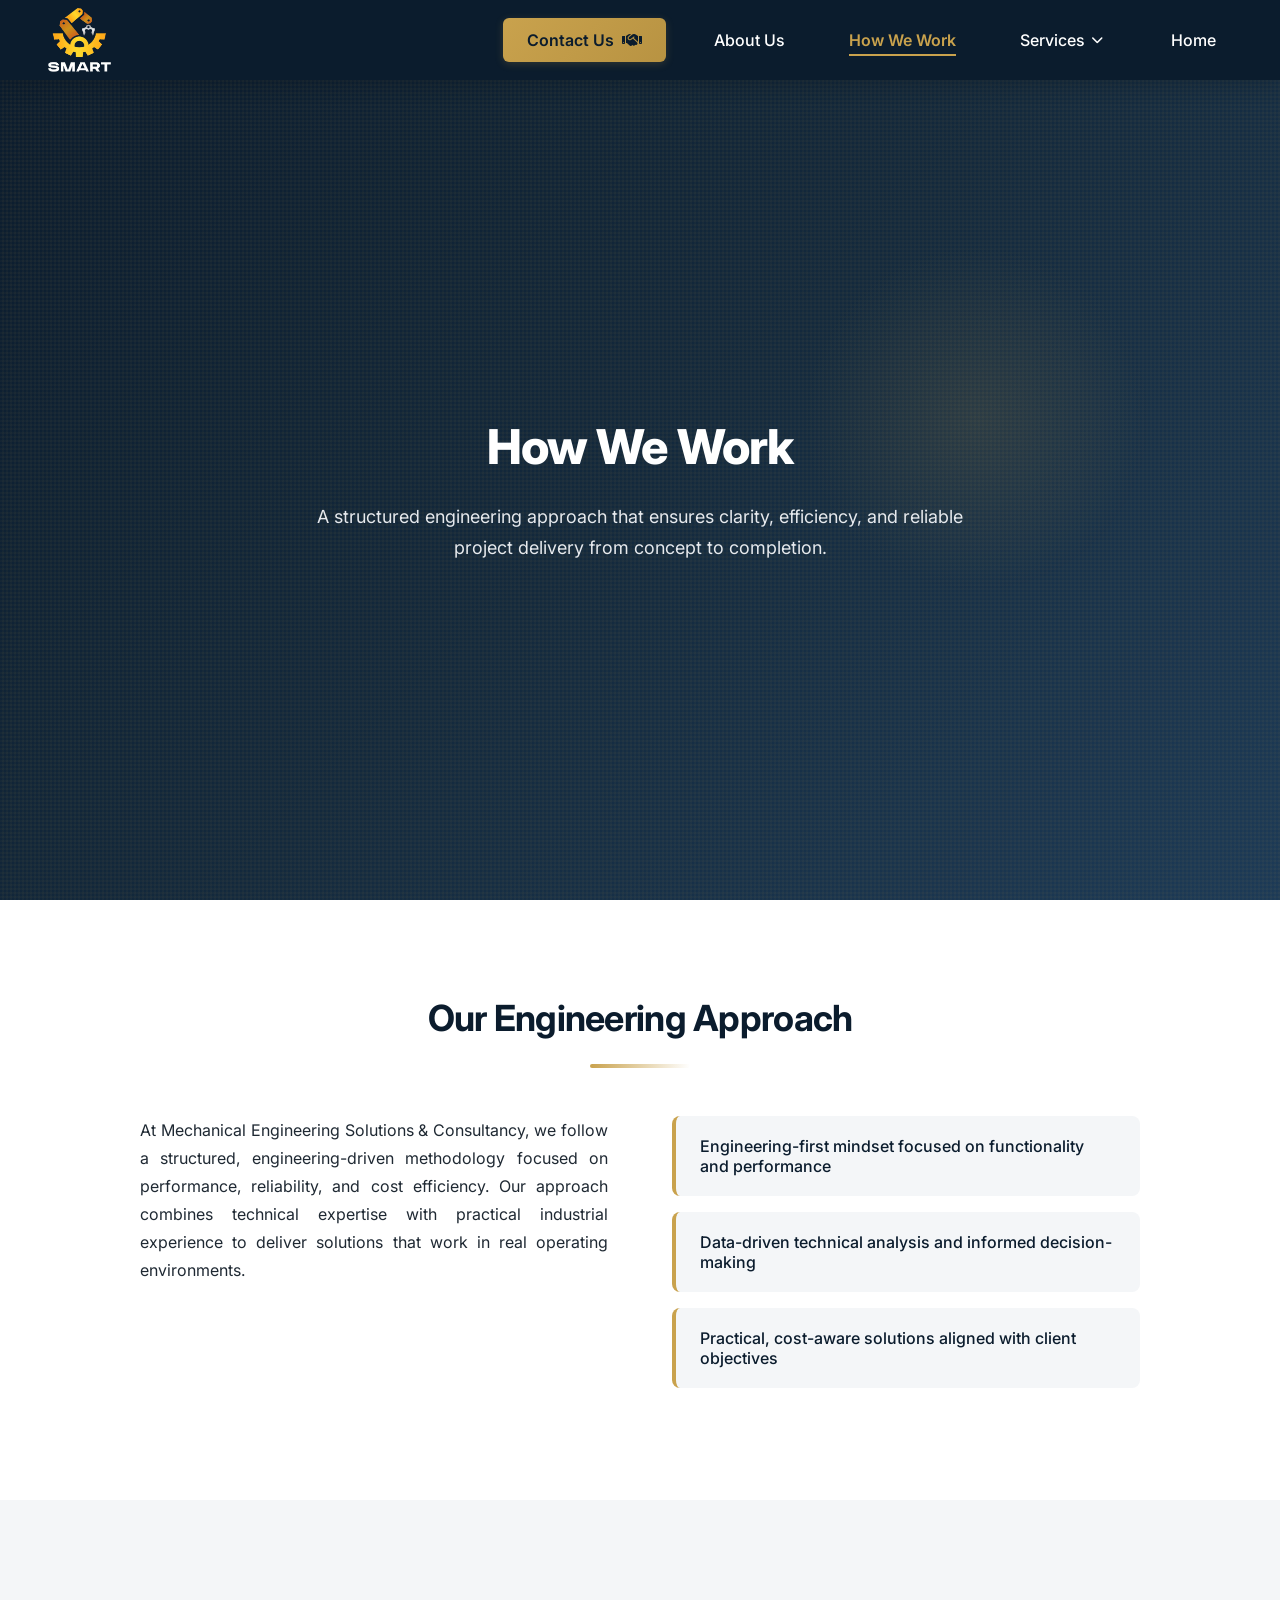
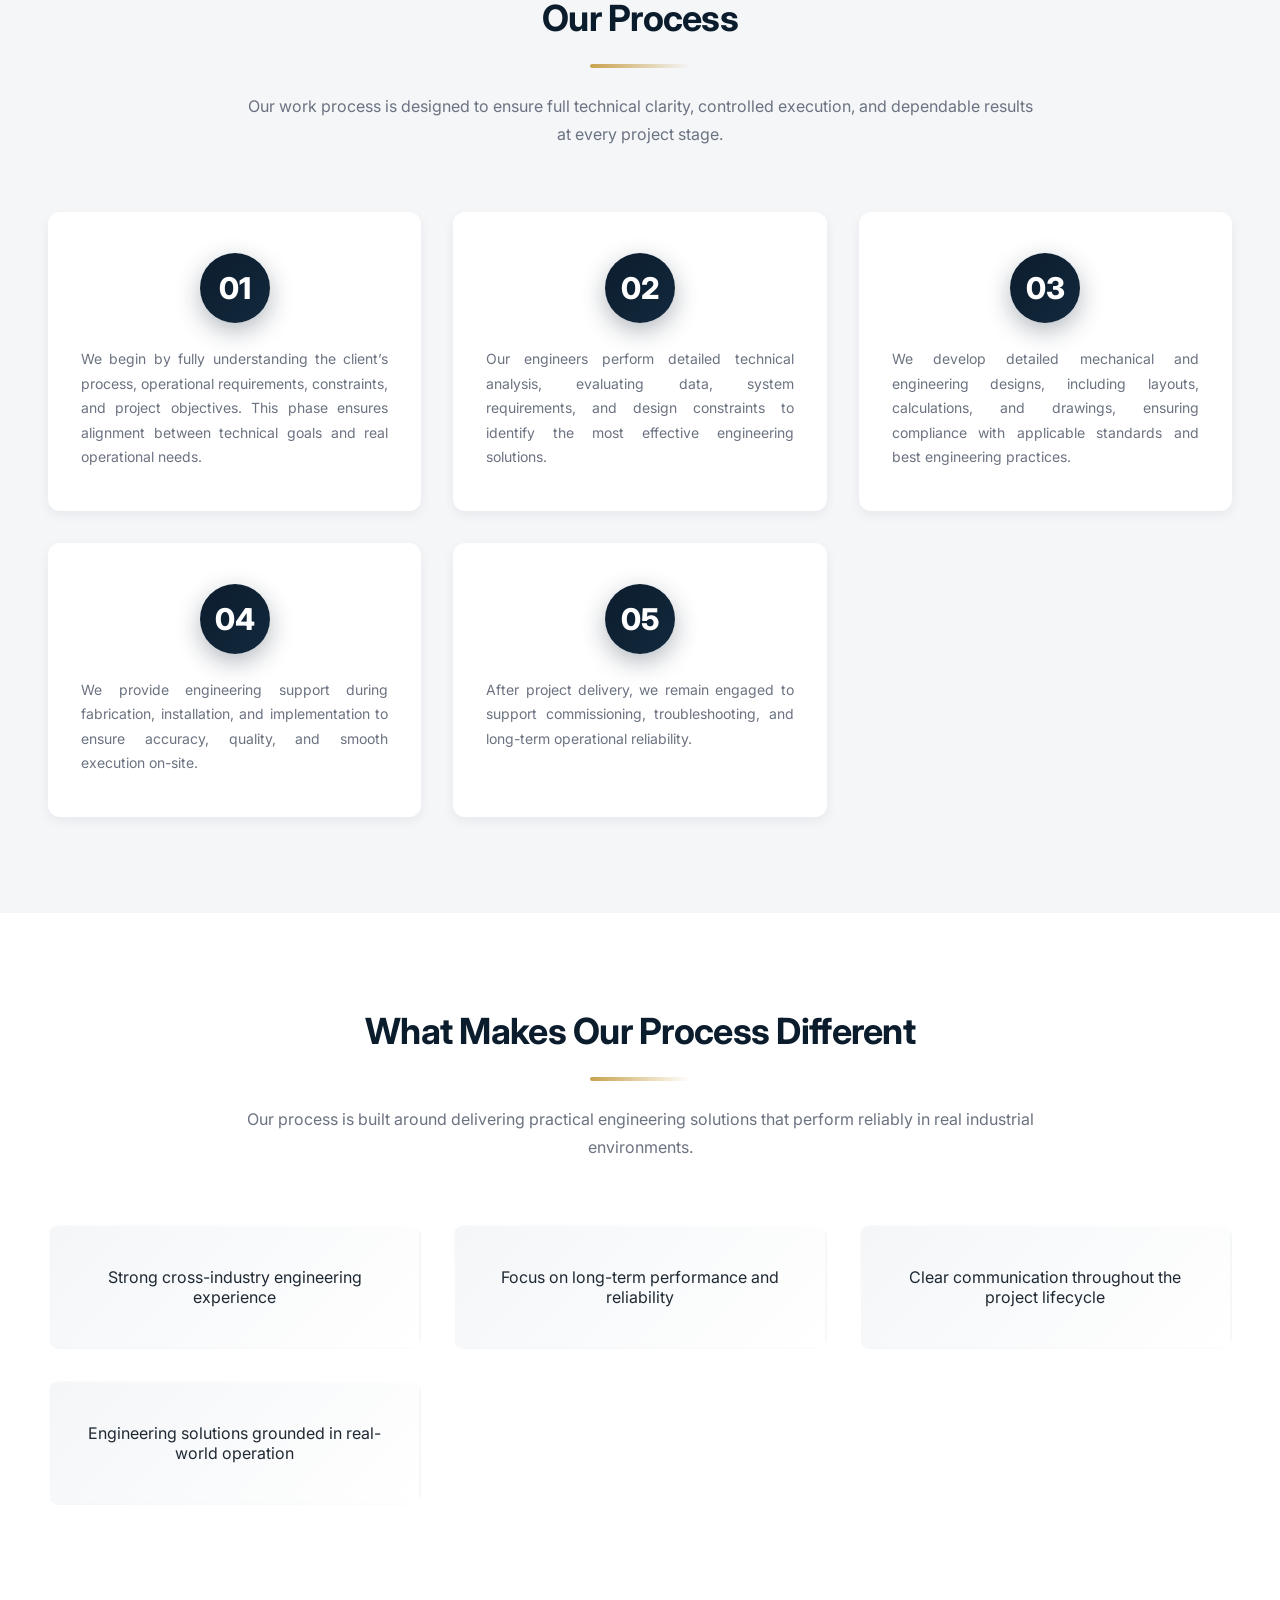
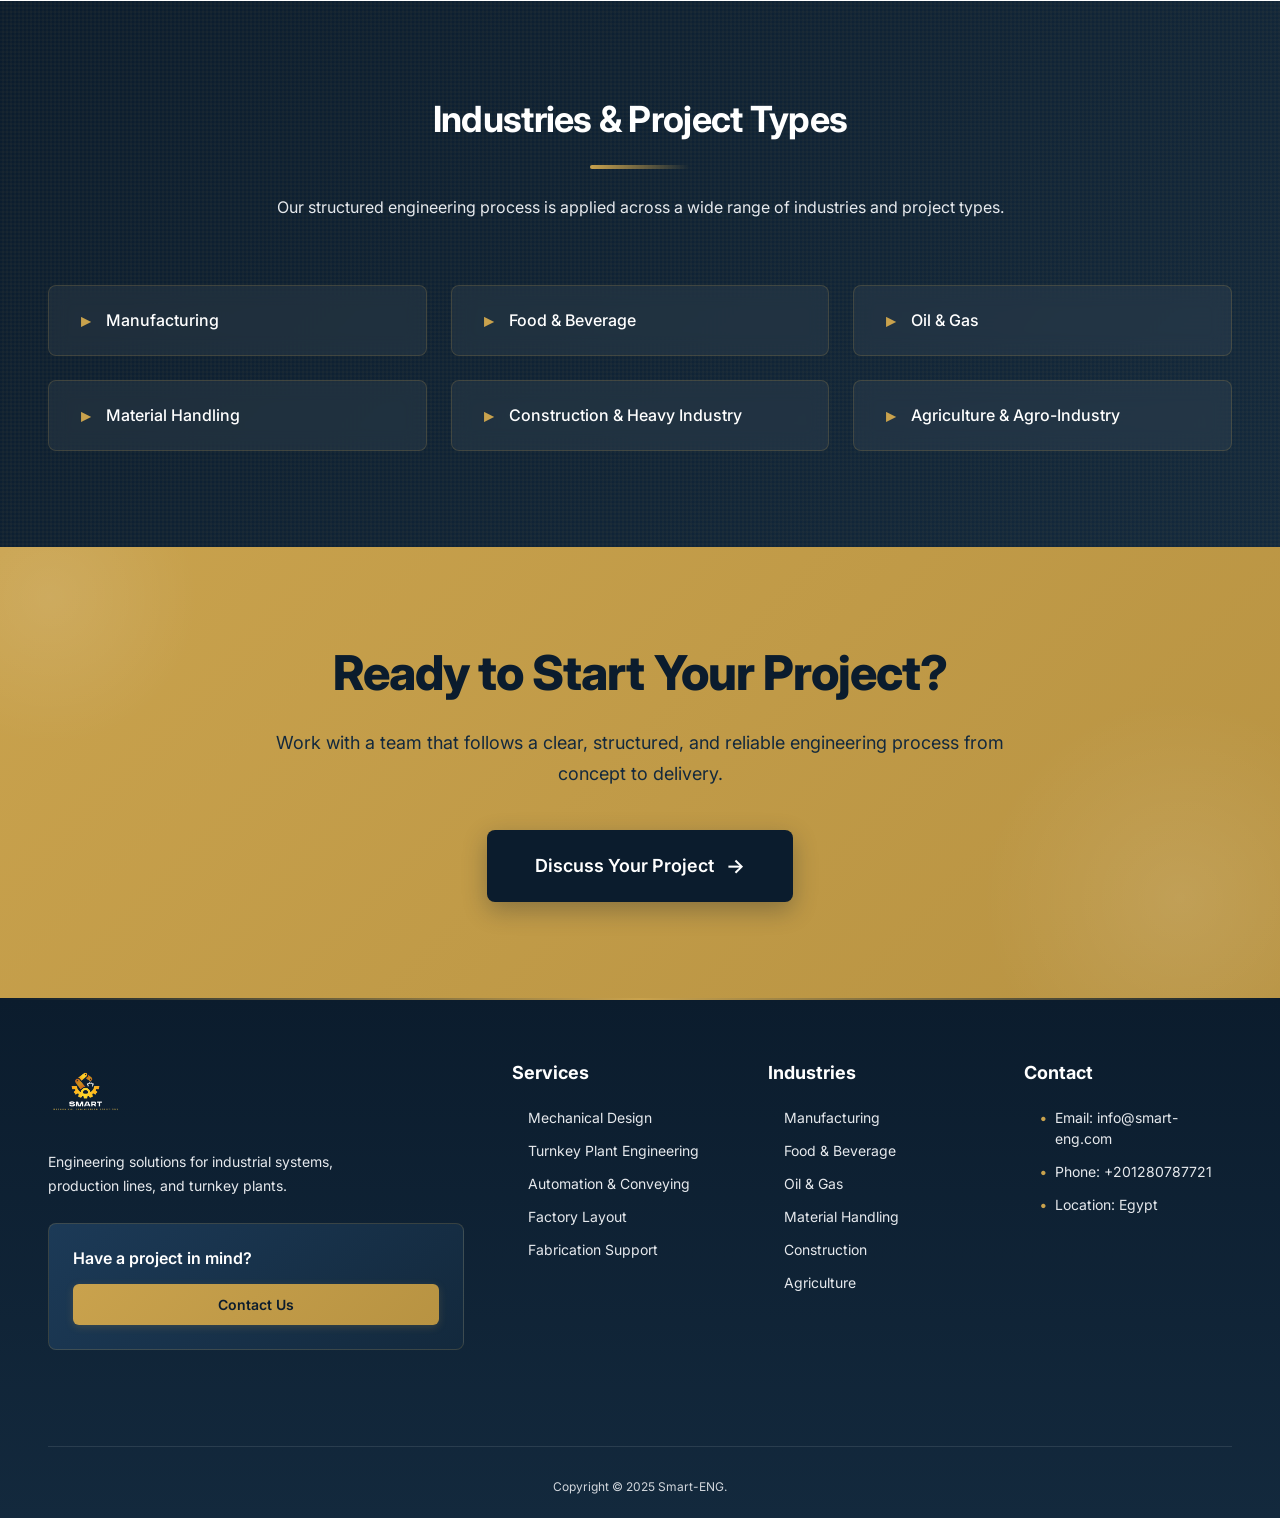
<file: how_we_work.html>
<!doctype html>
<html lang="en" dir="ltr">

<head>
<meta charset="UTF-8">
<meta http-equiv="X-UA-Compatible" content="IE=edge">
<meta name="viewport" content="width=device-width, initial-scale=1.0">

<title>How We Work | Our Engineering Process & Methodology</title>

<meta name="description"
    content="Discover our structured engineering workflow — from process understanding and technical analysis to design, delivery, and after-sales support.">

<!-- Favicon -->
<link rel="icon" href="assets/images/logo/favicon.webp" type="image/webp">
<link rel="apple-touch-icon" href="assets/images/logo/favicon.webp">

<!-- SEO Keywords -->
<meta name="keywords"
    content="engineering process, mechanical engineering workflow, industrial project execution, turnkey engineering methodology">

<meta name="author" content="Mechanical Engineering Solutions & Consultancy">
<meta name="robots" content="index, follow">

<!-- Open Graph -->
<meta property="og:type" content="website">
<meta property="og:title" content="How We Work | Engineering Process & Project Execution">
<meta property="og:description"
    content="A clear, structured engineering approach ensuring efficiency, reliability, and quality across every project stage.">
<meta property="og:url" content="https://amer-developer0.github.io/amer-demo--smart-eng/how-we-work.html">
<meta property="og:image"
    content="https://amer-developer0.github.io/amer-demo--smart-eng/assets/images/logo/social-logo.webp">
<meta property="og:site_name" content="Mechanical Engineering Solutions & Consultancy">

<!-- Twitter -->
<meta name="twitter:card" content="summary_large_image">
<meta name="twitter:title" content="How We Work | Engineering Process">
<meta name="twitter:description"
    content="From concept to delivery — explore our proven engineering workflow and project methodology.">
<meta name="twitter:image"
    content="https://amer-developer0.github.io/amer-demo--smart-eng/assets/images/logo/social-logo.webp">

<meta name="theme-color" content="#0a1f44">

    <link rel="stylesheet" href="https://cdnjs.cloudflare.com/ajax/libs/font-awesome/6.7.2/css/all.min.css"
        integrity="sha512-Evv84Mr4kqVGRNSgIGL/F/aIDqQb7xQ2vcrdIwxfjThSH8CSR7PBEakCr51Ck+w+/U6swU2Im1vVX0SVk9ABhg=="
        crossorigin="anonymous" referrerpolicy="no-referrer" />
    <!--Inter Font-->
    <link rel="preconnect" href="https://fonts.googleapis.com">
    <link rel="preconnect" href="https://fonts.gstatic.com" crossorigin>
    <link
        href="https://fonts.googleapis.com/css2?family=Inter:ital,opsz,wght@0,14..32,100..900;1,14..32,100..900&display=swap"
        rel="stylesheet">
    <!--  style  -->
    <link rel="stylesheet" href="assets/style/main.css">
</head>

<body id="how-we-work-page">
    <main>
        <!-- 1. Hero Section -->
        <section id="how-we-work-hero">
            <h1>How We Work</h1>
            <p>A structured engineering approach that ensures clarity, efficiency, and reliable project delivery from concept to
                completion.</p>
        </section>
        
        <!-- 2. Our Engineering Approach Section -->
        <section id="how-we-work-engineering">
            <h2>Our Engineering Approach</h2>
            <div class="how-we-work-engineering-content">
                <p>At Mechanical Engineering Solutions & Consultancy, we follow a structured, engineering-driven methodology
                    focused on performance, reliability, and cost efficiency. Our approach combines technical expertise with
                    practical industrial experience to deliver solutions that work in real operating environments.</p>
                <ul class="how-we-work-engineering-principles">
                    <li>Engineering-first mindset focused on functionality and performance</li>
                    <li>Data-driven technical analysis and informed decision-making</li>
                    <li>Practical, cost-aware solutions aligned with client objectives</li>
                </ul>
            </div>
        </section>
        
        <!-- 3. Our Process Section (5 Steps) -->
        <section id="how-we-work-our-process">
            <h2>Our Process</h2>
            <p>Our work process is designed to ensure full technical clarity, controlled execution, and dependable results at
                every project stage.</p>
            <div class="how-we-work-our-process-steps">
                <article>
                    <h3>01</h3>
                    <p>We begin by fully understanding the client’s process, operational requirements, constraints, and project
                        objectives. This phase ensures alignment between technical goals and real operational needs.</p>
                </article>
                <article>
                    <h3>02</h3>
                    <p>Our engineers perform detailed technical analysis, evaluating data, system requirements, and design
                        constraints to identify the most effective engineering solutions.</p>
                </article>
                <article>
                    <h3>03</h3>
                    <p>We develop detailed mechanical and engineering designs, including layouts, calculations, and drawings,
                        ensuring compliance with applicable standards and best engineering practices.</p>
                </article>
                <article>
                    <h3>04</h3>
                    <p>We provide engineering support during fabrication, installation, and implementation to ensure accuracy,
                        quality, and smooth execution on-site.</p>
                </article>
                <article>
                    <h3>05</h3>
                    <p>After project delivery, we remain engaged to support commissioning, troubleshooting, and long-term
                        operational reliability.</p>
                </article>
            </div>
        </section>
        
        <!-- 4. What Makes Our Process Different Section -->
        <section id="how-we-work-our-different">
            <h2>What Makes Our Process Different</h2>
            <p>Our process is built around delivering practical engineering solutions that perform reliably in real industrial
                environments.</p>
            <ul class="differentiators">
                <li>Strong cross-industry engineering experience</li>
                <li>Focus on long-term performance and reliability</li>
                <li>Clear communication throughout the project lifecycle</li>
                <li>Engineering solutions grounded in real-world operation</li>
            </ul>
        </section>
        
        <!-- 5. Industries & Project Types Section -->
        <section id="how-we-work-our-projects-types">
            <h2>Industries & Project Types</h2>
            <p>Our structured engineering process is applied across a wide range of industries and project types.</p>
            <ul>
                <li>Manufacturing</li>
                <li>Food & Beverage</li>
                <li>Oil & Gas</li>
                <li>Material Handling</li>
                <li>Construction & Heavy Industry</li>
                <li>Agriculture & Agro-Industry</li>
            </ul>
        </section>
        
        <!-- 6. Final Call To Action Section -->
        <section id="how-we-work-our-final-cta">
            <h2>Ready to Start Your Project?</h2>
            <p>Work with a team that follows a clear, structured, and reliable engineering process from concept to delivery.</p>
            <a href="contact.html">Discuss Your Project</a>
        </section>
    </main>
    <!-- javaScript -->
    <script type="module" src="assets/js/main.js"></script>
</body>

</html>
</file>
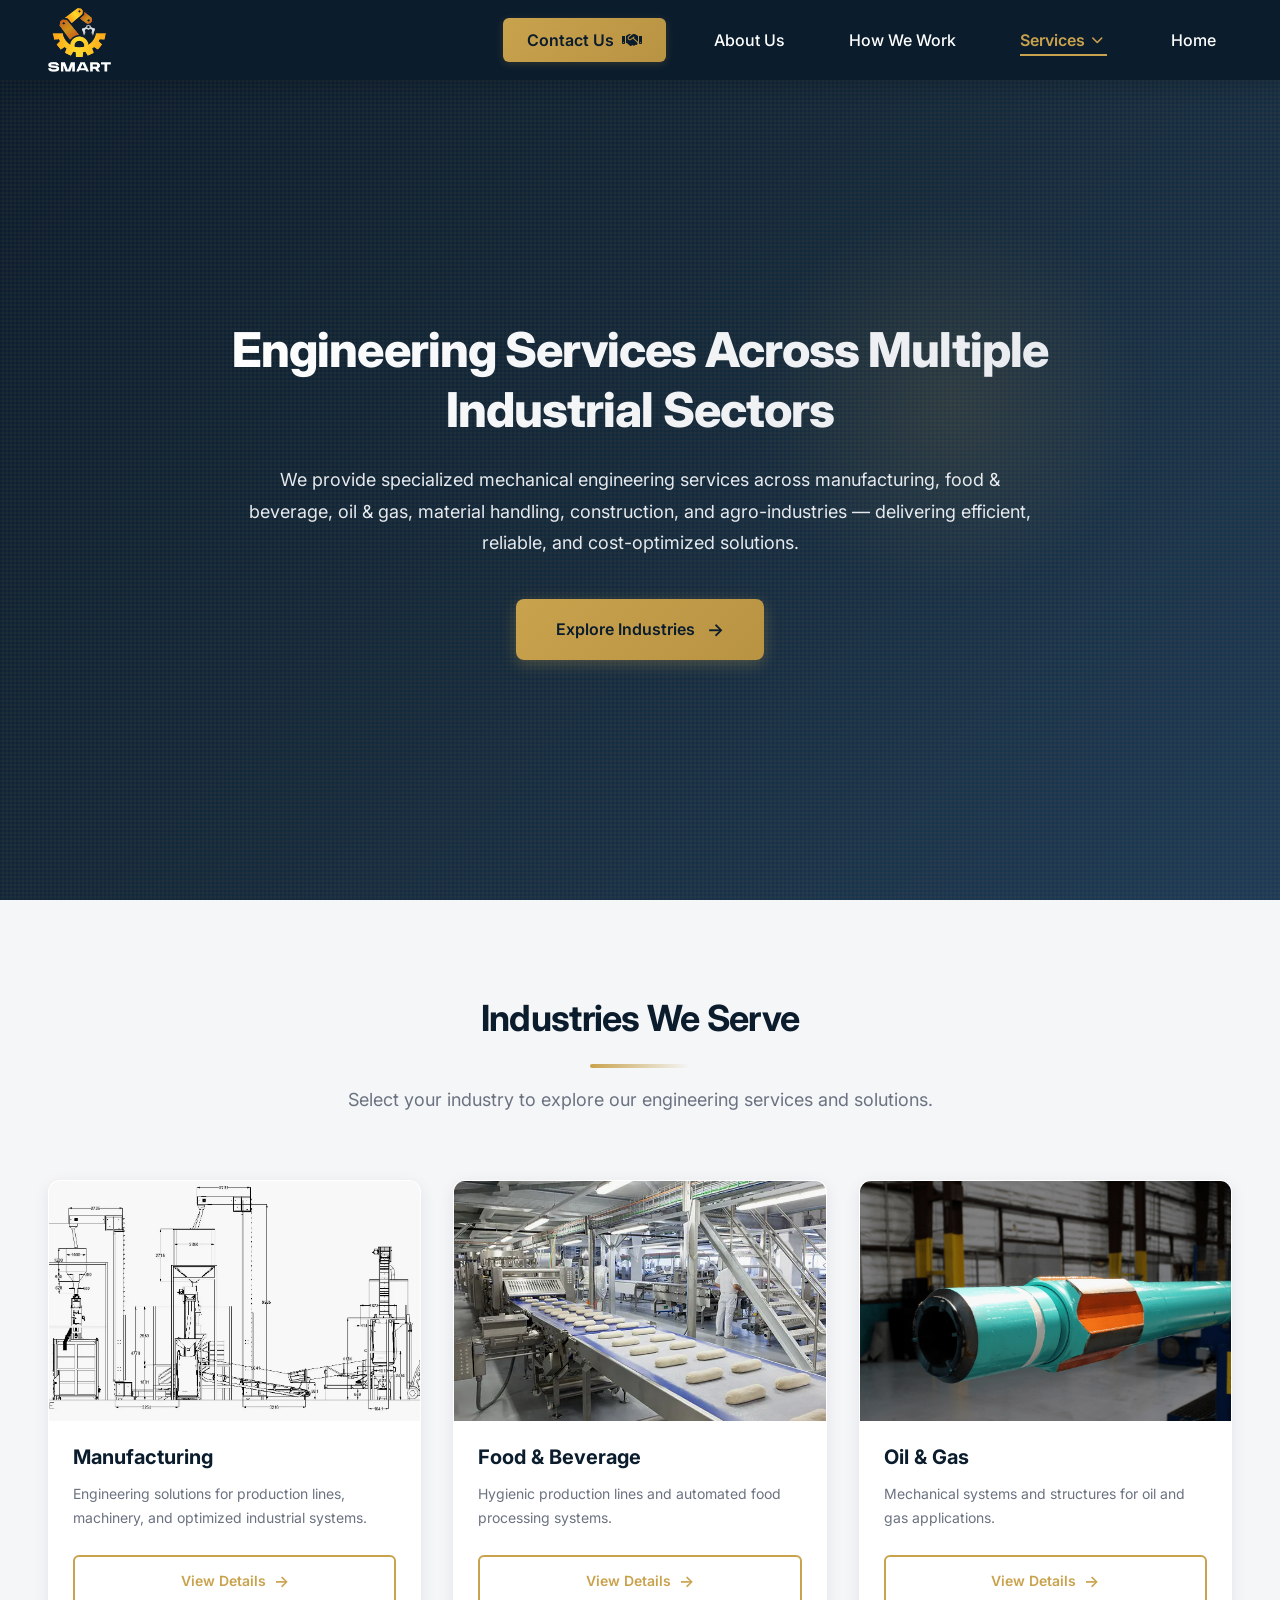
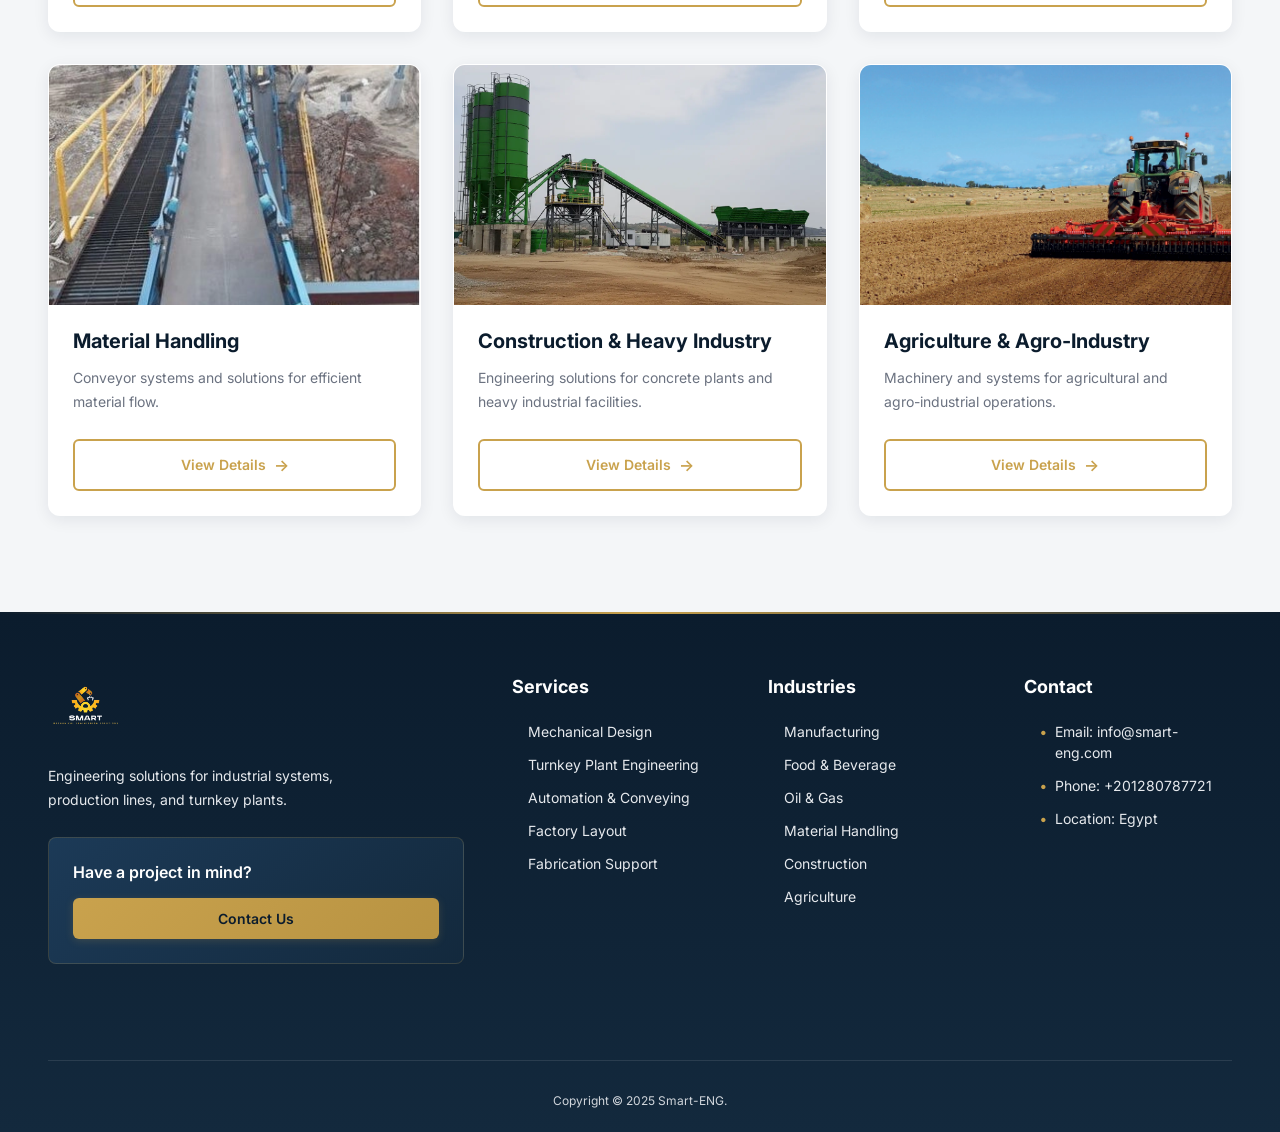
<file: services-page/services.html>
<!DOCTYPE html>
<html lang="en" dir="ltr">
    <head>
        <!-- Basic -->
        <meta charset="UTF-8">
        <meta http-equiv="X-UA-Compatible" content="IE=edge">
        <meta name="viewport" content="width=device-width, initial-scale=1.0">
        
        <!-- Title -->
        <title>Engineering Services by Industry | Mechanical & Turnkey Solutions</title>
        
        <!-- SEO Description -->
        <meta name="description"
            content="Explore our mechanical engineering services across manufacturing, food & beverage, oil & gas, material handling, construction, and agro-industry. Industry-focused engineering solutions from concept to turnkey delivery.">
        
        <!-- Keywords -->
        <meta name="keywords"
            content="engineering services, mechanical engineering services, turnkey plant solutions, industrial engineering, manufacturing services, food processing engineering, oil and gas mechanical systems">
        
        <!-- Author & Robots -->
        <meta name="author" content="Mechanical Engineering Solutions & Consultancy">
        <meta name="robots" content="index, follow">
        
        <!-- Favicon -->
        <link rel="icon" type="image/webp" href="../assets/images/logo/favicon.webp">
        <link rel="apple-touch-icon" href="../assets/images/logo/favicon.webp">
        
        <!-- Open Graph (Social Media) -->
        <meta property="og:type" content="website">
        <meta property="og:title" content="Engineering Services by Industry">
        <meta property="og:description"
            content="Mechanical engineering and turnkey plant services tailored for each industry sector.">
        <meta property="og:url" content="https://amer-developer0.github.io/amer-demo--smart-eng/services.html">
        <meta property="og:image"
            content="https://amer-developer0.github.io/amer-demo--smart-eng/assets/images/logo/social-services.webp">
        <meta property="og:site_name" content="Mechanical Engineering Solutions & Consultancy">
        
        <!-- Twitter Card -->
        <meta name="twitter:card" content="summary_large_image">
        <meta name="twitter:title" content="Engineering Services by Industry">
        <meta name="twitter:description" content="Discover mechanical engineering solutions tailored for industrial sectors.">
        <meta name="twitter:image"
            content="https://amer-developer0.github.io/amer-demo--smart-eng/assets/images/logo/social-services.webp">
        
        <!-- Theme Color -->
        <meta name="theme-color" content="#0a1f44">

        <link rel="stylesheet" href="https://cdnjs.cloudflare.com/ajax/libs/font-awesome/6.7.2/css/all.min.css"
            integrity="sha512-Evv84Mr4kqVGRNSgIGL/F/aIDqQb7xQ2vcrdIwxfjThSH8CSR7PBEakCr51Ck+w+/U6swU2Im1vVX0SVk9ABhg=="
            crossorigin="anonymous" referrerpolicy="no-referrer" />
        <!--Inter Font-->
        <link rel="preconnect" href="https://fonts.googleapis.com">
        <link rel="preconnect" href="https://fonts.gstatic.com" crossorigin>
        <link
            href="https://fonts.googleapis.com/css2?family=Inter:ital,opsz,wght@0,14..32,100..900;1,14..32,100..900&display=swap"
            rel="stylesheet">
        <!--  style  -->
        <link rel="stylesheet" href="../assets/style/main.css">
    </head>
    <body id="services-page">
        <main>
        </main>
        <!-- javaScript -->
        <script type="module" src="../assets/js/main.js"></script>
    </body>
</html>
</file>
<file: assets/style/main.css>
/* ========================
   COMPLETE STYLES.CSS
   Header & Footer Design
   ======================== */

/* === CSS Variables === */
:root {
  /* Colors */
  --navy-900: #0B1C2D;
  --navy-800: #13293D;
  --navy-700: #1C3A57;
  --gray-100: #F4F6F8;
  --gray-200: #E6E9ED;
  --gray-300: #D1D6DC;
  --white: #FFFFFF;
  --gold: #C9A24D;
  --text-main: #1F2933;
  --text-muted: #6B7280;

  /* Font */
  --inter: 'Inter', sans-serif;

  /* Text Scale */
  --text-scale-00: 0.75rem;
  --text-scale-01: 0.875rem;
  --text-scale-02: 1rem;
  --text-scale-03: 1.125rem;
  --text-scale-04: 1.25rem;
  --text-scale-05: 1.5rem;
  --text-scale-06: 1.875rem;
  --text-scale-07: 2.25rem;
  --text-scale-08: 3rem;
  --text-scale-09: 3.75rem;

  /* Font Weight */
  --font-weight-light: 300;
  --font-weight-regular: 400;
  --font-weight-medium: 500;
  --font-weight-semibold: 600;
  --font-weight-bold: 700;
  --font-weight-extrabold: 800;

  /* Line Height */
  --line-height-solid: 1;
  --line-height-tight: 1.25;
  --line-height-normal: 1.5;
  --line-height-relaxed: 1.75;
  --line-height-loose: 2;

  /* Letter Spacing */
  --letter-spacing-tight: -0.02em;
  --letter-spacing-normal: 0;
  --letter-spacing-wide: 0.05em;
  --letter-spacing-wider: 0.1em;
}

/* === Base Styles === */
* {
  transition: all 0.25s ease-in-out;
  box-sizing: border-box;
  margin: 0;
  padding: 0;
}

html {
  scroll-behavior: smooth;
  overflow-x: hidden;
}

body {
  font-family: var(--inter);
  color: var(--text-main);
  overflow-x: hidden;
  width: 100%;
  min-height: 100dvh;
}

img {
  max-width: 100%;
  height: auto;
}

a {
  text-decoration: none;
}

[hidden] {
  display: none !important;
}

/* ========================
   HEADER STYLES
   ======================== */

/* === Header Base === */
#main-header {
  position: fixed;
  top: 0;
  left: 0;
  right: 0;
  width: 100%;
  background: var(--navy-900);
  box-shadow: 0 4px 20px rgba(0, 0, 0, 0.15);
  z-index: 1000;
  display: flex;
  justify-content: space-between;
  align-items: center;
  padding: 0 3rem;
  min-height: 80px;
}

/* === Header Logo === */
.header-logo {
  background: transparent;
  border: none;
  display: flex;
  align-items: center;
  transition: all 0.3s ease;
}

.header-logo img {
  height: 65px;
  width: auto;
  object-fit: contain;
  filter: brightness(1);
  transition: all 0.3s ease;
}

.header-logo:hover img {
  filter: brightness(1.1) drop-shadow(0 0 8px rgba(201, 162, 77, 0.3));
  transform: translateY(-2px);
}

/* === Hamburger Menu Button === */
#hamburger_menu_btn {
  display: none;
  background: transparent;
  border: none;
  color: var(--white);
  font-size: var(--text-scale-05);
  cursor: pointer;
  padding: 1rem;
  transition: all 0.3s ease;
}

#hamburger_menu_btn:hover {
  color: var(--gold);
  transform: scale(1.1);
}

/* === Navigation === */
.header-nav {
  display: flex;
  align-items: center;
}

.header-nav-list {
  display: flex;
  align-items: center;
  list-style: none;
  gap: 2rem;
  flex-direction: row-reverse;
}

.header-nav-list > li {
  position: relative;
}

/* === Navigation Links === */
.header-nav-link {
  color: var(--white);
  font-family: var(--inter);
  font-size: var(--text-scale-02);
  font-weight: var(--font-weight-medium);
  letter-spacing: var(--letter-spacing-normal);
  line-height: var(--line-height-normal);
  padding: 0.75rem 1rem;
  display: inline-flex;
  align-items: center;
  gap: 0.35rem;
  position: relative;
  transition: all 0.3s ease;
}

.header-nav-link::after {
  content: '';
  position: absolute;
  bottom: 0.5rem;
  left: 1rem;
  right: 1rem;
  height: 2px;
  background: var(--gold);
  transform: scaleX(0);
  transform-origin: center;
  transition: transform 0.3s ease;
}

.header-nav-link:hover {
  color: var(--gold);
}

.header-nav-link:hover::after {
  transform: scaleX(1);
}

/* === Active Link State === */
.header-link-active {
  color: var(--gold);
  font-weight: var(--font-weight-semibold);
}

.header-link-active::after {
  transform: scaleX(1);
}

/* === Contact Button === */
.header-nav-link-contact {
  background: linear-gradient(135deg, var(--gold) 0%, #B89342 100%);
  color: var(--navy-900);
  font-family: var(--inter);
  font-size: var(--text-scale-02);
  font-weight: var(--font-weight-semibold);
  letter-spacing: var(--letter-spacing-normal);
  padding: 0.75rem 1.5rem;
  border-radius: 6px;
  display: inline-flex;
  align-items: center;
  gap: 0.5rem;
  transition: all 0.3s ease;
  box-shadow: 0 2px 8px rgba(201, 162, 77, 0.2);
}

.header-nav-link-contact:hover {
  background: linear-gradient(135deg, #D4AE5E 0%, var(--gold) 100%);
  transform: translateY(-2px);
  box-shadow: 0 4px 12px rgba(201, 162, 77, 0.35);
}

.header-nav-link-contact .contact-icon {
  font-size: var(--text-scale-02);
  transition: all 0.3s ease;
}

.header-nav-link-contact:hover .contact-icon {
  transform: rotate(15deg);
}

/* === Services Dropdown === */
#servicesDropdownMenu {
  position: absolute;
  top: calc(100% + 0.5rem);
  left: 50%;
  transform: translateX(-50%) translateY(-10px);
  background: var(--white);
  border-radius: 8px;
  box-shadow: 0 8px 24px rgba(11, 28, 45, 0.15);
  list-style: none;
  padding: 0.5rem 0;
  min-width: 240px;
  opacity: 0;
  visibility: hidden;
  pointer-events: none;
  transition: all 0.3s cubic-bezier(0.4, 0, 0.2, 1);
  z-index: 100;
}

.header-nav-list > li:hover #servicesDropdownMenu {
  opacity: 1;
  visibility: visible;
  pointer-events: all;
  transform: translateX(-50%) translateY(0);
}

#servicesDropdownMenu::before {
  content: '';
  position: absolute;
  top: -8px;
  left: 50%;
  transform: translateX(-50%);
  width: 0;
  height: 0;
  border-left: 8px solid transparent;
  border-right: 8px solid transparent;
  border-bottom: 8px solid var(--white);
}

/* === Services Dropdown Links === */
.servicesDropdownMenu-link {
  color: var(--text-main);
  font-family: var(--inter);
  font-size: var(--text-scale-01);
  font-weight: var(--font-weight-regular);
  padding: 0.75rem 1.5rem;
  display: block;
  transition: all 0.25s ease;
  position: relative;
  overflow: hidden;
}

.servicesDropdownMenu-link::before {
  content: '';
  position: absolute;
  left: 0;
  top: 0;
  bottom: 0;
  width: 3px;
  background: var(--gold);
  transform: scaleY(0);
  transition: transform 0.25s ease;
}

.servicesDropdownMenu-link:hover {
  background: var(--gray-100);
  color: var(--navy-900);
  padding-left: 1.75rem;
}

.servicesDropdownMenu-link:hover::before {
  transform: scaleY(1);
}

/* === Chevron Icons === */
#menu-serv-open,
#menu-serv-closed {
  font-size: var(--text-scale-00);
  margin-right: 0.25rem;
  transition: all 0.3s ease;
}

#menu-serv-closed {
  display: none;
}

.header-nav-list > li:hover #menu-serv-open {
  display: none;
}

.header-nav-list > li:hover #menu-serv-closed {
  display: inline-block;
}

/* ========================
   MOBILE SIDEBAR
   ======================== */

/* === Mobile Sidebar Base === */
#mobile_sidebar {
  position: fixed;
  top: 0;
  left: 0;
  width: 320px;
  height: 100dvh;
  background: linear-gradient(180deg, var(--navy-900) 0%, var(--navy-800) 100%);
  box-shadow: 4px 0 24px rgba(0, 0, 0, 0.3);
  z-index: 9999;
  display: none;
  flex-direction: column;
  padding: 1.5rem;
  overflow-y: auto;
  animation: slideInLeft 0.3s ease-out;
  min-height: -webkit-fill-available;
}

#mobile_sidebar.active {
  display: flex;
}

@keyframes slideInLeft {
  from {
    transform: translateX(-100%);
    opacity: 0;
  }
  to {
    transform: translateX(0);
    opacity: 1;
  }
}

/* === Sidebar Header === */
#mobile_sidebar .header-logo {
  display: flex;
  align-items: center;
  justify-content: center;
  margin-bottom: 2rem;
  padding: 1rem 0;
  border-bottom: 1px solid rgba(201, 162, 77, 0.2);
}

#mobile_sidebar .header-logo img {
  height: 50px;
  width: auto;
  filter: brightness(1);
  transition: all 0.3s ease;
}

#mobile_sidebar .header-logo:hover img {
  filter: brightness(1.2) drop-shadow(0 0 8px rgba(201, 162, 77, 0.4));
}

/* === Close Button === */
#hamburger-menu-closed-btn {
  position: absolute;
  top: 1.5rem;
  right: 1.5rem;
  background: transparent;
  border: none;
  color: var(--white);
  font-size: var(--text-scale-05);
  cursor: pointer;
  padding: 0.5rem;
  transition: all 0.3s ease;
  width: 40px;
  height: 40px;
  display: flex;
  align-items: center;
  justify-content: center;
  border-radius: 50%;
}

#hamburger-menu-closed-btn:hover {
  background: rgba(201, 162, 77, 0.2);
  color: var(--gold);
  transform: rotate(90deg);
}

/* === Mobile Navigation === */
.mobile-nav {
  flex: 1;
  margin-bottom: 2rem;
}

.mobile-nav-list {
  list-style: none;
  display: flex;
  flex-direction: column;
  gap: 0.5rem;
}

/* === Mobile Nav Links === */
.mobile-nav-link {
  color: var(--white);
  font-family: var(--inter);
  font-size: var(--text-scale-02);
  font-weight: var(--font-weight-medium);
  padding: 1rem 1.25rem;
  display: flex;
  align-items: center;
  gap: 0.75rem;
  border-radius: 8px;
  transition: all 0.3s ease;
  position: relative;
  overflow: hidden;
}

.mobile-nav-link::before {
  content: '';
  position: absolute;
  left: 0;
  top: 0;
  bottom: 0;
  width: 4px;
  background: var(--gold);
  transform: scaleY(0);
  transition: transform 0.3s ease;
}

.mobile-nav-link::after {
  content: '→';
  font-size: var(--text-scale-03);
  color: var(--gold);
  opacity: 0;
  transform: translateX(-10px);
  transition: all 0.3s ease;
  margin-left: auto;
}

.mobile-nav-link:hover {
  background: rgba(201, 162, 77, 0.1);
  color: var(--gold);
  padding-left: 1.5rem;
}

.mobile-nav-link:hover::before {
  transform: scaleY(1);
}

.mobile-nav-link:hover::after {
  opacity: 1;
  transform: translateX(0);
}

/* === Active Mobile Link === */
.mobile-nav-link.mobile-link-active {
  background: rgba(201, 162, 77, 0.15);
  color: var(--gold);
  font-weight: var(--font-weight-semibold);
}

.mobile-nav-link.mobile-link-active::before {
  transform: scaleY(1);
}

/* === Mobile Contact Button === */
.mobile-contact-btn {
  background: linear-gradient(135deg, var(--gold) 0%, #B89342 100%);
  color: var(--navy-900);
  font-family: var(--inter);
  font-size: var(--text-scale-02);
  font-weight: var(--font-weight-semibold);
  padding: 1rem 1.5rem;
  border-radius: 8px;
  text-align: center;
  transition: all 0.3s ease;
  box-shadow: 0 4px 12px rgba(201, 162, 77, 0.3);
  margin-bottom: 1.5rem;
  display: flex;
  align-items: center;
  justify-content: center;
  gap: 0.5rem;
  margin-bottom: 20px !important;
}

.mobile-contact-btn:hover {
  background: linear-gradient(135deg, #D4AE5E 0%, var(--gold) 100%);
  transform: translateY(-2px);
  box-shadow: 0 6px 16px rgba(201, 162, 77, 0.4);
}

.mobile-contact-btn::after {
  content: '✉';
  font-size: var(--text-scale-03);
}

/* === Email & Phone Info === */
.email-phone {
  color: var(--gray-200);
  font-family: var(--inter);
  font-size: var(--text-scale-00);
  line-height: var(--line-height-relaxed);
  text-align: center;
  padding: 1rem;
  background: rgba(255, 255, 255, 0.05);
  border-radius: 8px;
  border: 1px solid rgba(201, 162, 77, 0.2);
}

/* === Sidebar Overlay === */
.sidebar-overlay {
  position: fixed;
  top: 0;
  left: 0;
  width: 100%;
  height: 100vh;
  background: rgba(11, 28, 45, 0.7);
  backdrop-filter: blur(4px);
  z-index: 9998;
  display: none;
  animation: fadeIn 0.3s ease;
}

.sidebar-overlay.active {
  display: block;
}

@keyframes fadeIn {
  from {
    opacity: 0;
  }
  to {
    opacity: 1;
  }
}

/* === Small Screens Adjustment === */
@media (max-width: 375px) {
  #mobile_sidebar {
    width: 280px;
  }
}

/* ========================
   FOOTER STYLES
   ======================== */

/* === Footer Base === */
.main-footer {
  background: linear-gradient(180deg, var(--navy-900) 0%, var(--navy-800) 100%);
  color: var(--white);
  padding: 4rem 3rem 0;
  position: relative;
  overflow: hidden;
  display: grid;
  grid-template-columns: 2fr 1fr 1fr 1fr;
  gap: 3rem;
  max-width: 1400px;
  margin: 0 auto;
}

.main-footer::before {
  content: '';
  position: absolute;
  top: 0;
  left: 0;
  right: 0;
  height: 2px;
  background: linear-gradient(90deg, transparent 0%, var(--gold) 50%, transparent 100%);
}

/* === Company Section === */
.main-footer .company {
  grid-column: 1 / 2;
  display: flex;
  flex-direction: column;
  gap: 1.5rem;
}

.footer-logo {
  display: inline-block;
  width: fit-content;
  transition: all 0.3s ease;
}

.footer-logo img {
  height: 60px;
  width: auto;
  filter: brightness(1);
  transition: all 0.3s ease;
}

.footer-logo:hover img {
  filter: brightness(1.2) drop-shadow(0 0 10px rgba(201, 162, 77, 0.4));
  transform: translateY(-3px);
}

.footer-p {
  color: var(--gray-200);
  font-family: var(--inter);
  font-size: var(--text-scale-01);
  line-height: var(--line-height-relaxed);
  max-width: 320px;
}

/* === Footer CTA === */
.footer-cta {
  background: linear-gradient(135deg, var(--navy-700) 0%, var(--navy-800) 100%);
  padding: 1.5rem;
  border-radius: 8px;
  border: 1px solid rgba(201, 162, 77, 0.2);
  display: flex;
  flex-direction: column;
  gap: 1rem;
  transition: all 0.3s ease;
}

.footer-cta:hover {
  border-color: var(--gold);
  box-shadow: 0 4px 20px rgba(201, 162, 77, 0.15);
}

.footer-cta-p {
  color: var(--white);
  font-family: var(--inter);
  font-size: var(--text-scale-02);
  font-weight: var(--font-weight-semibold);
}

.footer-cta-btn {
  background: linear-gradient(135deg, var(--gold) 0%, #B89342 100%);
  color: var(--navy-900);
  font-family: var(--inter);
  font-size: var(--text-scale-01);
  font-weight: var(--font-weight-semibold);
  padding: 0.75rem 1.5rem;
  border-radius: 6px;
  text-align: center;
  transition: all 0.3s ease;
  box-shadow: 0 2px 8px rgba(201, 162, 77, 0.2);
}

.footer-cta-btn:hover {
  background: linear-gradient(135deg, #D4AE5E 0%, var(--gold) 100%);
  transform: translateY(-2px);
  box-shadow: 0 4px 12px rgba(201, 162, 77, 0.35);
}

/* === Services Section === */
.main-footer .services {
  grid-column: 2 / 3;
}

.main-footer .services::before {
  content: 'Services';
  display: block;
  color: var(--white);
  font-family: var(--inter);
  font-size: var(--text-scale-03);
  font-weight: var(--font-weight-bold);
  margin-bottom: 1.5rem;
}

/* === Industries Section === */
.main-footer .industries {
  grid-column: 3 / 4;
}

.main-footer .industries::before {
  content: 'Industries';
  display: block;
  color: var(--white);
  font-family: var(--inter);
  font-size: var(--text-scale-03);
  font-weight: var(--font-weight-bold);
  margin-bottom: 1.5rem;
}

/* === Contact Section === */
.main-footer .contact {
  grid-column: 4 / 5;
}

.main-footer .contact::before {
  content: 'Contact';
  display: block;
  color: var(--white);
  font-family: var(--inter);
  font-size: var(--text-scale-03);
  font-weight: var(--font-weight-bold);
  margin-bottom: 1.5rem;
}

/* === Footer Links === */
.footer-serv-links,
.footer-ind-links,
.main-footer .contact ul {
  list-style: none;
  display: flex;
  flex-direction: column;
  gap: 0.75rem;
}

.footer-serv-links a,
.footer-ind-links a,
.main-footer .contact ul li {
  color: var(--gray-200);
  font-family: var(--inter);
  font-size: var(--text-scale-01);
  line-height: var(--line-height-normal);
  transition: all 0.3s ease;
  position: relative;
  padding-left: 1rem;
}

.footer-serv-links a::before,
.footer-ind-links a::before {
  content: '→';
  position: absolute;
  left: 0;
  color: var(--gold);
  opacity: 0;
  transform: translateX(-5px);
  transition: all 0.3s ease;
}

.footer-serv-links a:hover,
.footer-ind-links a:hover {
  color: var(--gold);
  padding-left: 1.5rem;
}

.footer-serv-links a:hover::before,
.footer-ind-links a:hover::before {
  opacity: 1;
  transform: translateX(0);
}

.main-footer .contact ul li {
  display: flex;
  align-items: flex-start;
  gap: 0.5rem;
}

.main-footer .contact ul li::before {
  content: '•';
  color: var(--gold);
  font-weight: var(--font-weight-bold);
}

/* === Copyright === */
#final {
  grid-column: 1 / -1;
  text-align: center;
  color: var(--gray-300);
  font-family: var(--inter);
  font-size: var(--text-scale-00);
  padding: 2rem 0 1.5rem;
  margin-top: 3rem;
  border-top: 1px solid rgba(255, 255, 255, 0.1);
}

/* ========================
   MAIN CONTENT STYLES
   ======================== */

/* === Body & Main === */
body {
  padding-top: 80px;
}

main {
  width: 100%;
  max-width: 100vw;
  overflow-x: hidden;
}

/* === Section Base Styles === */
section {
  padding: 5rem 3rem;
  max-width: 1400px;
  margin: 0 auto;
  width: 100%;
}

.section-title {
  font-family: var(--inter);
  font-size: var(--text-scale-07);
  font-weight: var(--font-weight-bold);
  color: var(--navy-900);
  text-align: center;
  margin-bottom: 1rem;
  position: relative;
}

.section-title::after {
  content: '';
  display: block;
  width: 80px;
  height: 4px;
  background: linear-gradient(90deg, var(--gold) 0%, transparent 100%);
  margin: 1rem auto 0;
}

.section-desc {
  font-family: var(--inter);
  font-size: var(--text-scale-03);
  color: var(--text-muted);
  text-align: center;
  max-width: 700px;
  margin: 0 auto 3rem;
  line-height: var(--line-height-relaxed);
}

/* === Button Base Style === */
.btn {
  display: inline-flex;
  align-items: center;
  justify-content: center;
  gap: 0.5rem;
  padding: 1rem 2rem;
  font-family: var(--inter);
  font-size: var(--text-scale-02);
  font-weight: var(--font-weight-semibold);
  border-radius: 8px;
  transition: all 0.3s ease;
  cursor: pointer;
  border: none;
}

/* ========================
   HERO SECTION
   ======================== */

#hero-section {
  position: relative;
  display: grid;
  grid-template-columns: 1fr 1fr;
  gap: 3rem;
  align-items: center;
  min-height: calc(100vh - 80px);
  padding: 3rem;
  overflow: hidden;
  width: 100%;
  max-width: 100%;
}

#hero-section::before {
  content: '';
  position: absolute;
  top: 0;
  left: 0;
  right: 0;
  bottom: 0;
  background: 
    linear-gradient(135deg, rgba(11, 28, 45, 0.95) 0%, rgba(19, 41, 61, 0.9) 100%),
    repeating-linear-gradient(0deg, transparent, transparent 2px, rgba(201, 162, 77, 0.03) 2px, rgba(201, 162, 77, 0.03) 4px),
    repeating-linear-gradient(90deg, transparent, transparent 2px, rgba(201, 162, 77, 0.03) 2px, rgba(201, 162, 77, 0.03) 4px);
  z-index: 1;
}

#hero-section::after {
  content: '';
  position: absolute;
  top: 20%;
  right: 10%;
  width: 300px;
  height: 300px;
  background: radial-gradient(circle, rgba(201, 162, 77, 0.1) 0%, transparent 70%);
  z-index: 1;
  animation: pulse 4s ease-in-out infinite;
}

@keyframes pulse {
  0%, 100% { transform: scale(1); opacity: 0.5; }
  50% { transform: scale(1.2); opacity: 0.8; }
}

.hero-text {
  position: relative;
  z-index: 2;
  color: var(--white);
}

.hero-text h1 {
  font-family: var(--inter);
  font-size: var(--text-scale-08);
  font-weight: var(--font-weight-extrabold);
  line-height: var(--line-height-tight);
  margin-bottom: 1.5rem;
  background: linear-gradient(135deg, var(--white) 0%, var(--gray-200) 100%);
  -webkit-background-clip: text;
  -webkit-text-fill-color: transparent;
  background-clip: text;
}

.hero-text p {
  font-size: var(--text-scale-03);
  line-height: var(--line-height-relaxed);
  color: var(--gray-200);
  margin-bottom: 2rem;
  max-width: 550px;
}

.hero-btn {
  background: linear-gradient(135deg, var(--gold) 0%, #B89342 100%);
  color: var(--navy-900);
  box-shadow: 0 4px 16px rgba(201, 162, 77, 0.3);
}

.hero-btn:hover {
  background: linear-gradient(135deg, #D4AE5E 0%, var(--gold) 100%);
  transform: translateY(-2px);
  box-shadow: 0 6px 20px rgba(201, 162, 77, 0.4);
}

#hero-visual {
  position: relative;
  z-index: 2;
  height: 500px;
  overflow: hidden;
  border-radius: 12px;
  box-shadow: 0 20px 60px rgba(0, 0, 0, 0.3);
}

#hero-visual img {
  width: 100%;
  height: 100%;
  object-fit: cover;
  filter: contrast(1.1) brightness(0.95);
  transition: transform 0.5s ease;
}

#hero-visual:hover img {
  transform: scale(1.05);
}

/* ========================
   SERVICES SECTION (Industries Cards)
   ======================== */

#services-section {
  background: var(--gray-100);
}

#industries-cards {
  display: grid;
  grid-template-columns: repeat(auto-fit, minmax(300px, 1fr));
  gap: 2rem;
  width: 100%;
}

.industries-card {
  background: var(--white);
  padding: 2.5rem 2rem;
  border-radius: 12px;
  text-align: center;
  transition: all 0.3s ease;
  box-shadow: 0 4px 12px rgba(0, 0, 0, 0.05);
  border: 1px solid transparent;
  width: 100%;
  max-width: 100%;
}

.industries-card:hover {
  transform: translateY(-8px);
  box-shadow: 0 12px 32px rgba(11, 28, 45, 0.15);
  border-color: var(--gold);
}

.industries-icon {
  font-size: var(--text-scale-08);
  color: var(--gold);
  margin-bottom: 1.5rem;
  transition: all 0.3s ease;
}

.industries-card:hover .industries-icon {
  transform: scale(1.1) rotate(5deg);
}

.industries-title {
  font-family: var(--inter);
  font-size: var(--text-scale-04);
  font-weight: var(--font-weight-bold);
  color: var(--navy-900);
  margin-bottom: 1rem;
}

.industries-desc {
  font-family: var(--inter);
  font-size: var(--text-scale-01);
  color: var(--text-muted);
  line-height: var(--line-height-relaxed);
  margin-bottom: 1.5rem;
}

.industries-btn {
  background: transparent;
  color: var(--gold);
  border: 2px solid var(--gold);
}

.industries-btn:hover {
  background: var(--gold);
  color: var(--navy-900);
}

/* ========================
   WHY CHOOSE US SECTION
   ======================== */

#why-choose-us-section {
  background: var(--white);
}

.wh-ch-us-points {
  display: grid;
  grid-template-columns: repeat(auto-fit, minmax(250px, 1fr));
  gap: 2.5rem;
  width: 100%;
}

.wh-ch-us-point {
  text-align: center;
  padding: 2rem 1.5rem;
  border-radius: 12px;
  transition: all 0.3s ease;
  background: var(--gray-100);
}

.wh-ch-us-point:hover {
  background: var(--white);
  box-shadow: 0 8px 24px rgba(11, 28, 45, 0.1);
  transform: translateY(-5px);
}

.wh-ch-us-point i {
  font-size: var(--text-scale-07);
  color: var(--gold);
  margin-bottom: 1.5rem;
  display: block;
}

.wh-ch-us-point-title {
  font-family: var(--inter);
  font-size: var(--text-scale-03);
  font-weight: var(--font-weight-bold);
  color: var(--navy-900);
  margin-bottom: 0.75rem;
}

.wh-ch-us-point-desc {
  font-family: var(--inter);
  font-size: var(--text-scale-01);
  color: var(--text-muted);
  line-height: var(--line-height-relaxed);
}

/* ========================
   HOW WE WORK SECTION
   ======================== */

.how-we-work-section {
  background: linear-gradient(135deg, var(--navy-900) 0%, var(--navy-800) 100%);
  color: var(--white);
}

.how-we-work-section .section-title,
.how-we-work-section .section-desc {
  color: var(--white);
}

.how-we-work-section .section-title::after {
  background: linear-gradient(90deg, var(--gold) 0%, transparent 100%);
}

.ho-we-wo-steps {
  display: flex;
  gap: 1.5rem;
  position: relative;
  padding: 2rem 0;
  align-items: stretch;
  width: 100%;
  flex-wrap: wrap;
}

.ho-we-wo-step {
  flex: 1;
  min-width: 200px;
  position: relative;
  text-align: center;
  padding: 2rem 1.5rem;
  background: rgba(255, 255, 255, 0.05);
  border-radius: 12px;
  border: 1px solid rgba(201, 162, 77, 0.2);
  transition: all 0.3s ease;
  z-index: 1;
}

.ho-we-wo-step:hover {
  background: rgba(201, 162, 77, 0.1);
  border-color: var(--gold);
  transform: translateY(-5px);
}

.step-number {
  display: inline-flex;
  align-items: center;
  justify-content: center;
  width: 60px;
  height: 60px;
  background: linear-gradient(135deg, var(--gold) 0%, #B89342 100%);
  color: var(--navy-900);
  font-family: var(--inter);
  font-size: var(--text-scale-04);
  font-weight: var(--font-weight-bold);
  border-radius: 50%;
  margin: 0 auto 1.5rem;
  box-shadow: 0 4px 12px rgba(201, 162, 77, 0.3);
}

.hw-we-wo-step-title {
  font-family: var(--inter);
  font-size: var(--text-scale-03);
  font-weight: var(--font-weight-bold);
  color: var(--white);
  margin-bottom: 0.75rem;
}

.hw-we-wo-desc {
  font-family: var(--inter);
  font-size: var(--text-scale-01);
  color: var(--gray-200);
  line-height: var(--line-height-relaxed);
}

/* ========================
   INDUSTRIES WE SERVE SECTION (Image Grid)
   ======================== */

#industries-we-serve-section {
  background: var(--gray-100);
}

.in-we-se-container {
  display: grid;
  grid-template-columns: repeat(auto-fit, minmax(280px, 1fr));
  gap: 1.5rem;
  grid-auto-flow: dense;
  width: 100%;
}

.in-we-se-card {
  position: relative;
  overflow: hidden;
  border-radius: 12px;
  box-shadow: 0 4px 16px rgba(0, 0, 0, 0.1);
  transition: all 0.3s ease;
  min-height: 300px;
}

.in-we-se-card:nth-child(1),
.in-we-se-card:nth-child(3),
.in-we-se-card:nth-child(5),
.in-we-se-card:nth-child(6) {
  grid-column: span 2;
}

.in-we-se-card:hover {
  transform: translateY(-5px);
  box-shadow: 0 12px 32px rgba(0, 0, 0, 0.2);
}

.in-we-se-img {
  display: block;
  width: 100%;
  height: 300px;
  position: relative;
  overflow: hidden;
}

.in-we-se-img img {
  width: 100%;
  height: 100%;
  object-fit: cover;
  transition: transform 0.5s ease;
}

.in-we-se-card:hover .in-we-se-img img {
  transform: scale(1.1);
}

.in-we-se-img::after {
  content: '';
  position: absolute;
  top: 0;
  left: 0;
  right: 0;
  bottom: 0;
  background: linear-gradient(180deg, transparent 0%, rgba(11, 28, 45, 0.9) 100%);
  transition: opacity 0.3s ease;
}

.in-we-se-card:hover .in-we-se-img::after {
  opacity: 0.7;
}

.on-we-se-name {
  position: absolute;
  bottom: 0;
  left: 0;
  right: 0;
  padding: 1.5rem;
  font-family: var(--inter);
  font-size: var(--text-scale-04);
  font-weight: var(--font-weight-bold);
  color: var(--white);
  z-index: 2;
  text-align: center;
  background: linear-gradient(180deg, transparent 0%, rgba(11, 28, 45, 0.8) 100%);
}

/* ========================
   ABOUT US SECTION
   ======================== */

#about-us {
  background: var(--white);
}

.about-us-container {
  max-width: 900px;
  margin: 0 auto;
  text-align: center;
  width: 100%;
}

.about-us-p {
  margin-bottom: 2.5rem;
}

.about-us-p p {
  font-family: var(--inter);
  font-size: var(--text-scale-03);
  line-height: var(--line-height-relaxed);
  color: var(--text-main);
  margin-bottom: 1.5rem;
}

.about-us-p-1 {
  font-weight: var(--font-weight-medium);
}

.about-us-points {
  list-style: none;
  display: flex;
  flex-direction: column;
  gap: 1rem;
  margin-bottom: 2.5rem;
  max-width: 600px;
  margin-left: auto;
  margin-right: auto;
}

.about-us-points li {
  font-family: var(--inter);
  font-size: var(--text-scale-02);
  color: var(--navy-900);
  display: flex;
  align-items: center;
  justify-content: center;
  gap: 0.75rem;
  padding: 1rem;
  background: var(--gray-100);
  border-radius: 8px;
  transition: all 0.3s ease;
}

.about-us-points li:hover {
  background: var(--gold);
  color: var(--white);
  transform: translateX(5px);
}

.about-us-points li i {
  color: var(--gold);
  font-size: var(--text-scale-03);
}

.about-us-points li:hover i {
  color: var(--white);
}

.about-us-btn {
  background: linear-gradient(135deg, var(--navy-900) 0%, var(--navy-800) 100%);
  color: var(--white);
  box-shadow: 0 4px 16px rgba(11, 28, 45, 0.3);
}

.about-us-btn:hover {
  background: linear-gradient(135deg, var(--navy-800) 0%, var(--navy-700) 100%);
  transform: translateY(-2px);
  box-shadow: 0 6px 20px rgba(11, 28, 45, 0.4);
}

/* ========================
   FINAL CTA SECTION
   ======================== */

.final-cta {
  background: linear-gradient(135deg, var(--gold) 0%, #B89342 100%);
  color: var(--navy-900);
  text-align: center;
  padding: 5rem 3rem;
  width: 100%;
}

.final-cta-container {
  max-width: 800px;
  margin: 0 auto;
  width: 100%;
}

.final-cta-strong-headline {
  font-family: var(--inter);
  font-size: var(--text-scale-07);
  font-weight: var(--font-weight-extrabold);
  color: var(--navy-900);
  margin-bottom: 1rem;
  line-height: var(--line-height-tight);
}

.motivational-line {
  font-family: var(--inter);
  font-size: var(--text-scale-03);
  color: var(--navy-800);
  margin-bottom: 2.5rem;
  line-height: var(--line-height-relaxed);
}

.final-cta-btn {
  background: var(--navy-900);
  color: var(--white);
  box-shadow: 0 4px 16px rgba(11, 28, 45, 0.3);
  padding: 1.25rem 3rem;
  font-size: var(--text-scale-03);
}

.final-cta-btn:hover {
  background: var(--navy-800);
  transform: translateY(-2px);
  box-shadow: 0 6px 20px rgba(11, 28, 45, 0.5);
}

/* ========================
   RESPONSIVE DESIGN
   ======================== */

/* === Tablet (1024px and below) === */
@media (max-width: 1024px) {
  /* Header */
  #main-header {
    padding: 0 2rem;
  }

  .header-nav-list {
    gap: 1rem;
  }

  .header-nav-link {
    font-size: var(--text-scale-01);
    padding: 0.65rem 0.85rem;
  }

  .header-nav-link-contact {
    font-size: var(--text-scale-01);
    padding: 0.65rem 1.25rem;
  }

  /* Main Content */
  section {
    padding: 4rem 2rem;
  }

  .section-title {
    font-size: var(--text-scale-06);
  }

  /* Hero Section */
  #hero-section {
    gap: 2rem;
    padding: 2rem;
  }

  .hero-text h1 {
    font-size: var(--text-scale-07);
  }

  #hero-visual {
    height: 400px;
  }

  /* Industries Grid */
  .in-we-se-card:nth-child(1),
  .in-we-se-card:nth-child(3),
  .in-we-se-card:nth-child(5),
  .in-we-se-card:nth-child(6) {
    grid-column: span 1;
  }

  /* Footer */
  .main-footer {
    grid-template-columns: 1fr 1fr;
    gap: 2.5rem;
    padding: 3rem 2rem 0;
  }

  .main-footer .company {
    grid-column: 1 / -1;
  }

  .main-footer .services {
    grid-column: 1 / 2;
  }

  .main-footer .industries {
    grid-column: 2 / 3;
  }

  .main-footer .contact {
    grid-column: 1 / -1;
  }
}

/* === Mobile (768px and below) === */
@media (max-width: 768px) {
  body {
    padding-top: 70px;
  }

  section {
    padding: 3rem 1rem;
  }

  .section-title {
    font-size: var(--text-scale-05);
  }

  .section-desc {
    font-size: var(--text-scale-02);
    padding: 0 0.5rem;
  }

  /* Header */
  #main-header {
    padding: 1rem 1rem;
    min-height: 70px;
  }

  .header-logo img {
    height: 50px;
  }

  #hamburger_menu_btn {
    display: block;
  }

  .header-nav {
    display: none;
  }

  /* Hero Section */
  #hero-section {
    grid-template-columns: 1fr;
    min-height: calc(100vh - 70px);
    padding: 2rem 1rem;
    gap: 0;
    display: flex;
    flex-direction: column;
    justify-content: center;
    align-items: center;
    text-align: center;
  }

  #hero-visual {
    display: none;
  }

  .hero-text {
    text-align: center;
    max-width: 100%;
    display: flex;
    flex-direction: column;
    align-items: center;
    padding: 0 0.5rem;
  }

  .hero-text h1 {
    font-size: var(--text-scale-06);
  }

  .hero-text p {
    margin: 0 auto 2rem;
    max-width: 100%;
  }

  /* Industries Cards */
  #industries-cards {
    grid-template-columns: 1fr;
    gap: 1.5rem;
    padding: 0;
  }

  .industries-card {
    margin: 0 auto;
    max-width: 500px;
  }

  /* Why Choose Us */
  .wh-ch-us-points {
    grid-template-columns: 1fr;
    gap: 1.5rem;
  }

  /* How We Work */
  .ho-we-wo-steps {
    flex-direction: column;
    gap: 1rem;
  }

  .ho-we-wo-step {
    flex: 1 1 100%;
    min-width: 100%;
  }

  /* Industries Grid */
  .in-we-se-container {
    grid-template-columns: 1fr;
  }

  .in-we-se-card:nth-child(1),
  .in-we-se-card:nth-child(3),
  .in-we-se-card:nth-child(5),
  .in-we-se-card:nth-child(6) {
    grid-column: span 1;
  }

  .in-we-se-img {
    height: 250px;
  }

  /* About Us */
  .about-us-points {
    gap: 0.75rem;
  }

  /* Final CTA */
  .final-cta {
    padding: 3rem 1rem;
  }

  .final-cta-strong-headline {
    font-size: var(--text-scale-05);
  }

  .motivational-line {
    font-size: var(--text-scale-02);
  }

  /* Footer */
  .main-footer {
    grid-template-columns: 1fr;
    gap: 2rem;
    padding: 2.5rem 1rem 0;
  }

  .main-footer .company,
  .main-footer .services,
  .main-footer .industries,
  .main-footer .contact {
    grid-column: 1 / -1;
  }

  .footer-p {
    max-width: 100%;
  }

  .footer-cta {
    padding: 1.25rem;
  }

  .main-footer .services::before,
  .main-footer .industries::before,
  .main-footer .contact::before {
    font-size: var(--text-scale-02);
  }
}

/* === Small Mobile (480px and below) === */
@media (max-width: 480px) {
  section {
    padding: 2.5rem 0.75rem;
  }

  .section-title {
    font-size: var(--text-scale-04);
  }

  .section-desc {
    font-size: var(--text-scale-01);
  }

  /* Header */
  .header-logo img {
    height: 45px;
  }

  /* Hero Section */
  #hero-section {
    padding: 2rem 0.75rem;
  }

  .hero-text h1 {
    font-size: var(--text-scale-05);
  }

  .hero-text p {
    font-size: var(--text-scale-02);
  }

  /* Cards */
  .industries-card {
    padding: 2rem 1.5rem;
  }

  .industries-icon {
    font-size: var(--text-scale-07);
  }

  /* How We Work */
  .step-number {
    width: 50px;
    height: 50px;
    font-size: var(--text-scale-03);
  }

  /* Industries Grid */
  .in-we-se-img {
    height: 200px;
  }

  .on-we-se-name {
    font-size: var(--text-scale-03);
    padding: 1rem;
  }

  /* Final CTA */
  .final-cta-btn {
    padding: 1rem 2rem;
    font-size: var(--text-scale-02);
  }

  /* Footer */
  .main-footer {
    padding: 2rem 0.75rem 0;
  }

  .footer-logo img {
    height: 50px;
  }
}





/* ============================================================================================================== */
/* ========================
   SERVICES PAGE STYLES
   Complete & Responsive
   ======================== */

/* ========================
   HERO SECTION - SERVICES PAGE
   ======================== */

#se-pg-hero {
  position: relative;
  display: flex;
  align-items: center;
  justify-content: center;
  min-height: calc(100vh - 80px) !important;
  padding: 6rem 3rem;
  background: linear-gradient(135deg, var(--navy-900) 0%, var(--navy-800) 50%, var(--navy-700) 100%);
  overflow: hidden;
  width: 100%;
}

/* خلفية متحركة بتأثير الشبكة */
#se-pg-hero::before {
  content: '';
  position: absolute;
  top: 0;
  left: 0;
  right: 0;
  bottom: 0;
  background:
    repeating-linear-gradient(0deg, transparent, transparent 2px, rgba(201, 162, 77, 0.04) 2px, rgba(201, 162, 77, 0.04) 4px),
    repeating-linear-gradient(90deg, transparent, transparent 2px, rgba(201, 162, 77, 0.04) 2px, rgba(201, 162, 77, 0.04) 4px);
  z-index: 1;
  animation: gridMove 20s linear infinite;
}

@keyframes gridMove {
  0% {
    transform: translate(0, 0);
  }

  100% {
    transform: translate(40px, 40px);
  }
}

/* تأثير دوائر مضيئة */
#se-pg-hero::after {
  content: '';
  position: absolute;
  top: 15%;
  right: 10%;
  width: 400px;
  height: 400px;
  background: radial-gradient(circle, rgba(201, 162, 77, 0.12) 0%, transparent 70%);
  z-index: 1;
  animation: pulseGlow 6s ease-in-out infinite;
}

@keyframes pulseGlow {

  0%,
  100% {
    transform: scale(1) translate(0, 0);
    opacity: 0.4;
  }

  50% {
    transform: scale(1.3) translate(-20px, 20px);
    opacity: 0.7;
  }
}

/* محتوى النص */
.se-pg-hero-text {
  position: relative;
  z-index: 2;
  max-width: 900px;
  text-align: center;
  color: var(--white);
  animation: fadeInUp 0.8s ease-out;
}

@keyframes fadeInUp {
  from {
    opacity: 0;
    transform: translateY(30px);
  }

  to {
    opacity: 1;
    transform: translateY(0);
  }
}

.se-pg-hero-text h1 {
  font-family: var(--inter);
  font-size: var(--text-scale-08);
  font-weight: var(--font-weight-extrabold);
  line-height: var(--line-height-tight);
  margin-bottom: 1.5rem;
  background: linear-gradient(135deg, var(--white) 0%, var(--gray-200) 100%);
  -webkit-background-clip: text;
  -webkit-text-fill-color: transparent;
  background-clip: text;
  letter-spacing: var(--letter-spacing-tight);
}

.se-pg-hero-text p {
  font-family: var(--inter);
  font-size: var(--text-scale-03);
  font-weight: var(--font-weight-regular);
  line-height: var(--line-height-relaxed);
  color: var(--gray-200);
  margin-bottom: 2.5rem;
  max-width: 800px;
  margin-left: auto;
  margin-right: auto;
}

.se-pg-hero-text a {
  display: inline-flex;
  align-items: center;
  gap: 0.75rem;
  padding: 1.25rem 2.5rem;
  background: linear-gradient(135deg, var(--gold) 0%, #B89342 100%);
  color: var(--navy-900);
  font-family: var(--inter);
  font-size: var(--text-scale-02);
  font-weight: var(--font-weight-semibold);
  border-radius: 8px;
  transition: all 0.3s ease;
  box-shadow: 0 4px 16px rgba(201, 162, 77, 0.3);
  position: relative;
  overflow: hidden;
}

.se-pg-hero-text a::before {
  content: '';
  position: absolute;
  top: 50%;
  left: 50%;
  width: 0;
  height: 0;
  border-radius: 50%;
  background: rgba(255, 255, 255, 0.3);
  transform: translate(-50%, -50%);
  transition: width 0.5s ease, height 0.5s ease;
}

.se-pg-hero-text a:hover::before {
  width: 300px;
  height: 300px;
}

.se-pg-hero-text a:hover {
  background: linear-gradient(135deg, #D4AE5E 0%, var(--gold) 100%);
  transform: translateY(-3px);
  box-shadow: 0 6px 24px rgba(201, 162, 77, 0.5);
}

.se-pg-hero-text a::after {
  content: '→';
  font-size: var(--text-scale-03);
  transition: transform 0.3s ease;
  position: relative;
  z-index: 1;
}

.se-pg-hero-text a:hover::after {
  transform: translateX(5px);
}

/* ========================
   SECTORS SECTION
   ======================== */

#se-pg-sectors {
  background: var(--gray-100);
  padding: 6rem 3rem;
  width: 100%;
  max-width: 1400px;
  margin: 0 auto;
}

/* عنوان ووصف القسم */
.se-pg-setion-title {
  font-family: var(--inter);
  font-size: var(--text-scale-07);
  font-weight: var(--font-weight-bold);
  color: var(--navy-900);
  text-align: center;
  margin-bottom: 1rem;
  position: relative;
  letter-spacing: var(--letter-spacing-tight);
}

.se-pg-setion-title::after {
  content: '';
  display: block;
  width: 100px;
  height: 4px;
  background: linear-gradient(90deg, var(--gold) 0%, transparent 100%);
  margin: 1.5rem auto 0;
  border-radius: 2px;
}

.se-pg-setion-desc {
  font-family: var(--inter);
  font-size: var(--text-scale-03);
  font-weight: var(--font-weight-regular);
  color: var(--text-muted);
  text-align: center;
  max-width: 700px;
  margin: 0 auto 4rem;
  line-height: var(--line-height-relaxed);
}

/* ========================
   CARDS CONTAINER
   ======================== */

.se-pg-card-container {
  display: grid;
  grid-template-columns: repeat(auto-fit, minmax(340px, 1fr));
  gap: 2rem;
  width: 100%;
  padding: 0;
}

/* ========================
   SECTOR CARD DESIGN
   ======================== */

.se-pg-sector-card {
  background: var(--white);
  border-radius: 12px;
  overflow: hidden;
  box-shadow: 0 4px 16px rgba(11, 28, 45, 0.08);
  transition: all 0.4s cubic-bezier(0.4, 0, 0.2, 1);
  position: relative;
  display: flex;
  flex-direction: column;
  border: 1px solid transparent;
}

.se-pg-sector-card::before {
  content: '';
  position: absolute;
  top: 0;
  left: 0;
  right: 0;
  height: 4px;
  background: linear-gradient(90deg, var(--gold) 0%, #B89342 100%);
  transform: scaleX(0);
  transform-origin: left;
  transition: transform 0.4s ease;
}

.se-pg-sector-card:hover {
  transform: translateY(-10px);
  box-shadow: 0 16px 40px rgba(11, 28, 45, 0.15);
  border-color: var(--gold);
}

.se-pg-sector-card:hover::before {
  transform: scaleX(1);
}

/* صورة الكارت */
.se-pg-sector-card img {
  width: 100%;
  height: 240px;
  object-fit: cover;
  transition: all 0.5s ease;
  filter: brightness(0.95) contrast(1.05);
}

.se-pg-sector-card:hover img {
  transform: scale(1.08);
  filter: brightness(1) contrast(1.1);
}

/* عنوان الكارت */
.se-pg-sector-card h3 {
  font-family: var(--inter);
  font-size: var(--text-scale-04);
  font-weight: var(--font-weight-bold);
  color: var(--navy-900);
  padding: 1.5rem 1.5rem 0.75rem;
  line-height: var(--line-height-tight);
  transition: color 0.3s ease;
}

.se-pg-sector-card:hover h3 {
  color: var(--gold);
}

/* وصف الكارت */
.se-pg-sector-card p {
  font-family: var(--inter);
  font-size: var(--text-scale-01);
  font-weight: var(--font-weight-regular);
  color: var(--text-muted);
  line-height: var(--line-height-relaxed);
  padding: 0 1.5rem 1.5rem;
  flex-grow: 1;
}

/* زر الكارت */
.sector-card-btn {
  margin: 0 1.5rem 1.5rem;
  padding: 0.875rem 1.75rem;
  background: transparent;
  color: var(--gold);
  border: 2px solid var(--gold);
  border-radius: 6px;
  font-family: var(--inter);
  font-size: var(--text-scale-01);
  font-weight: var(--font-weight-semibold);
  cursor: pointer;
  transition: all 0.3s ease;
  position: relative;
  overflow: hidden;
  z-index: 1;
  display: flex;
  align-items: center;
  justify-content: center;
  gap: 0.5rem;
}

.sector-card-btn::before {
  content: '';
  position: absolute;
  top: 0;
  left: 0;
  width: 0;
  height: 100%;
  background: var(--gold);
  transition: width 0.4s ease;
  z-index: -1;
}

.sector-card-btn::after {
  content: '→';
  font-size: var(--text-scale-02);
  transition: transform 0.3s ease;
}

.sector-card-btn:hover {
  color: var(--navy-900);
  border-color: var(--gold);
  transform: translateY(-2px);
  box-shadow: 0 4px 12px rgba(201, 162, 77, 0.3);
}

.sector-card-btn:hover::before {
  width: 100%;
}

.sector-card-btn:hover::after {
  transform: translateX(5px);
}

/* تأثيرات إضافية لكل كارت */
.se-pg-sector-card:nth-child(1) {
  animation: fadeInUp 0.6s ease-out 0.1s both;
}

.se-pg-sector-card:nth-child(2) {
  animation: fadeInUp 0.6s ease-out 0.2s both;
}

.se-pg-sector-card:nth-child(3) {
  animation: fadeInUp 0.6s ease-out 0.3s both;
}

.se-pg-sector-card:nth-child(4) {
  animation: fadeInUp 0.6s ease-out 0.4s both;
}

.se-pg-sector-card:nth-child(5) {
  animation: fadeInUp 0.6s ease-out 0.5s both;
}

.se-pg-sector-card:nth-child(6) {
  animation: fadeInUp 0.6s ease-out 0.6s both;
}

/* ========================
   RESPONSIVE DESIGN
   ======================== */

/* === Tablet (1024px and below) === */
@media (max-width: 1024px) {
  #se-pg-hero {
    min-height: calc(100vh - 80px)!important;
    padding: 5rem 2rem;
  }

  .se-pg-hero-text h1 {
    font-size: var(--text-scale-07);
  }

  .se-pg-hero-text p {
    font-size: var(--text-scale-02);
  }

  #se-pg-sectors {
    padding: 5rem 2rem;
  }

  .se-pg-setion-title {
    font-size: var(--text-scale-06);
  }

  .se-pg-card-container {
    grid-template-columns: repeat(auto-fit, minmax(300px, 1fr));
    gap: 1.75rem;
  }

  .se-pg-sector-card img {
    height: 220px;
  }
}

/* === Mobile (768px and below) === */
@media (max-width: 768px) {
  #se-pg-hero {
    min-height: 50vh;
    padding: 4rem 1.5rem;
  }

  #se-pg-hero::after {
    width: 300px;
    height: 300px;
    top: 10%;
    right: 5%;
  }

  .se-pg-hero-text h1 {
    font-size: var(--text-scale-06);
    margin-bottom: 1.25rem;
  }

  .se-pg-hero-text p {
    font-size: var(--text-scale-02);
    margin-bottom: 2rem;
  }

  .se-pg-hero-text a {
    padding: 1rem 2rem;
    font-size: var(--text-scale-01);
  }

  #se-pg-sectors {
    padding: 4rem 1.5rem;
  }

  .se-pg-setion-title {
    font-size: var(--text-scale-05);
  }

  .se-pg-setion-desc {
    font-size: var(--text-scale-02);
    margin-bottom: 3rem;
  }

  .se-pg-card-container {
    grid-template-columns: 1fr;
    gap: 1.5rem;
  }

  .se-pg-sector-card {
    max-width: 500px;
    margin: 0 auto;
    width: 100%;
  }

  .se-pg-sector-card img {
    height: 200px;
  }

  .se-pg-sector-card h3 {
    font-size: var(--text-scale-03);
    padding: 1.25rem 1.25rem 0.5rem;
  }

  .se-pg-sector-card p {
    padding: 0 1.25rem 1.25rem;
  }

  .sector-card-btn {
    margin: 0 1.25rem 1.25rem;
  }
}

/* === Small Mobile (480px and below) === */
@media (max-width: 480px) {
  #se-pg-hero {
    padding: 3rem 1rem;
  }

  .se-pg-hero-text h1 {
    font-size: var(--text-scale-05);
  }

  .se-pg-hero-text p {
    font-size: var(--text-scale-01);
  }

  .se-pg-hero-text a {
    padding: 0.875rem 1.5rem;
    font-size: var(--text-scale-00);
  }

  #se-pg-sectors {
    padding: 3rem 1rem;
  }

  .se-pg-setion-title {
    font-size: var(--text-scale-04);
  }

  .se-pg-setion-desc {
    font-size: var(--text-scale-01);
    padding: 0 0.5rem;
  }

  .se-pg-card-container {
    gap: 1.25rem;
  }

  .se-pg-sector-card img {
    height: 180px;
  }

  .se-pg-sector-card h3 {
    font-size: var(--text-scale-02);
    padding: 1rem 1rem 0.5rem;
  }

  .se-pg-sector-card p {
    font-size: var(--text-scale-00);
    padding: 0 1rem 1rem;
  }

  .sector-card-btn {
    margin: 0 1rem 1rem;
    padding: 0.75rem 1.25rem;
    font-size: var(--text-scale-00);
  }
}

/* === Extra Small Mobile (375px and below) === */
@media (max-width: 375px) {
  #se-pg-hero {
    padding: 2.5rem 0.75rem;
  }

  .se-pg-hero-text h1 {
    font-size: var(--text-scale-04);
  }

  #se-pg-sectors {
    padding: 2.5rem 0.75rem;
  }

  .se-pg-card-container {
    gap: 1rem;
  }
}

/* ========================
   ACCESSIBILITY & PERFORMANCE
   ======================== */

/* تحسين الأداء للأنيميشن */
@media (prefers-reduced-motion: reduce) {

  *,
  *::before,
  *::after {
    animation-duration: 0.01ms !important;
    animation-iteration-count: 1 !important;
    transition-duration: 0.01ms !important;
  }
}

/* Focus States للوصول */
.se-pg-hero-text a:focus,
.sector-card-btn:focus {
  outline: 3px solid var(--gold);
  outline-offset: 3px;
}

/* ========================
   END OF SERVICES PAGE STYLES
   ======================== */










/* ========================
   DYNAMIC SECTOR PAGES STYLES
   Complete & Responsive Design
   ======================== */

/* ========================
   SECTOR HERO SECTION
   ======================== */

.sector-hero-section {
  position: relative;
  width: 100%;
  min-height: calc(100vh - 80px)!important;
  display: flex;
  align-items: center;
  justify-content: center;
  overflow: hidden;

}

/* صورة الخلفية */
.sector-hero-section img {
  position: absolute;
  top: 0;
  left: 0;
  width: 100%;
  height: 100%;
  object-fit: cover;
  filter: brightness(0.5) contrast(1.1);
  transition: transform 8s ease;
}

.sector-hero-section:hover img {
  transform: scale(1.05);
}

/* تأثير التدرج الداكن */
.sector-hero-section::before {
  content: '';
  position: absolute;
  top: 0;
  left: 0;
  right: 0;
  bottom: 0;
  background: linear-gradient(135deg,
      rgba(11, 28, 45, 0.85) 0%,
      rgba(19, 41, 61, 0.75) 50%,
      rgba(28, 58, 87, 0.85) 100%);
  z-index: 1;
}

/* تأثير النقاط المضيئة */
.sector-hero-section::after {
  content: '';
  position: absolute;
  top: 20%;
  right: 15%;
  width: 350px;
  height: 350px;
  background: radial-gradient(circle, rgba(201, 162, 77, 0.15) 0%, transparent 70%);
  z-index: 1;
  animation: heroGlow 5s ease-in-out infinite;
}

@keyframes heroGlow {

  0%,
  100% {
    transform: scale(1) translate(0, 0);
    opacity: 0.5;
  }

  50% {
    transform: scale(1.2) translate(-30px, 30px);
    opacity: 0.8;
  }
}

/* محتوى Hero */
.sector-hero-content {
  position: relative;
  z-index: 2;
  text-align: center;
  max-width: 900px;
  padding: 0 2rem;
  animation: fadeInUpHero 1s ease-out;
}

@keyframes fadeInUpHero {
  from {
    opacity: 0;
    transform: translateY(40px);
  }

  to {
    opacity: 1;
    transform: translateY(0);
  }
}

.sector-hero-content h1 {
  font-family: var(--inter);
  font-size: var(--text-scale-09);
  font-weight: var(--font-weight-extrabold);
  line-height: var(--line-height-tight);
  color: var(--white);
  margin-bottom: 1.5rem;
  letter-spacing: var(--letter-spacing-tight);
  text-shadow: 0 4px 20px rgba(0, 0, 0, 0.3);
}

.sector-hero-content p {
  font-family: var(--inter);
  font-size: var(--text-scale-03);
  font-weight: var(--font-weight-regular);
  line-height: var(--line-height-relaxed);
  color: var(--gray-200);
  max-width: 700px;
  margin: 0 auto;
  text-shadow: 0 2px 10px rgba(0, 0, 0, 0.5);
}

/* ========================
   OVERVIEW SECTION
   ======================== */

.sector-overview-section {
  background: var(--white);
  padding: 6rem 3rem;
  width: 100%;
}

.sector-overview-container {
  max-width: 1200px;
  margin: 0 auto;
}

.sector-overview-title {
  font-family: var(--inter);
  font-size: var(--text-scale-07);
  font-weight: var(--font-weight-bold);
  color: var(--navy-900);
  text-align: center;
  margin-bottom: 1rem;
  letter-spacing: var(--letter-spacing-tight);
  position: relative;
}

.sector-overview-title::after {
  content: '';
  display: block;
  width: 100px;
  height: 4px;
  background: linear-gradient(90deg, var(--gold) 0%, transparent 100%);
  margin: 1.5rem auto 0;
  border-radius: 2px;
}

.sector-overview-content {
  display: grid;
  grid-template-columns: 1fr 1fr;
  gap: 4rem;
  margin-top: 3rem;
  align-items: start;
}

/* النص الوصفي */
.sector-overview-text {
  animation: fadeInLeft 0.8s ease-out;
}

@keyframes fadeInLeft {
  from {
    opacity: 0;
    transform: translateX(-30px);
  }

  to {
    opacity: 1;
    transform: translateX(0);
  }
}

.sector-overview-desc {
  font-family: var(--inter);
  font-size: var(--text-scale-02);
  font-weight: var(--font-weight-regular);
  line-height: var(--line-height-relaxed);
  color: var(--text-main);
  text-align: justify;
}

/* قائمة المميزات */
.sector-overview-features {
  background: linear-gradient(135deg, var(--gray-100) 0%, var(--white) 100%);
  padding: 2.5rem;
  border-radius: 12px;
  border-left: 4px solid var(--gold);
  box-shadow: 0 4px 16px rgba(11, 28, 45, 0.05);
  animation: fadeInRight 0.8s ease-out;
}

@keyframes fadeInRight {
  from {
    opacity: 0;
    transform: translateX(30px);
  }

  to {
    opacity: 1;
    transform: translateX(0);
  }
}

.sector-overview-list {
  list-style: none;
  display: flex;
  flex-direction: column;
  gap: 1.25rem;
}

.sector-overview-list li {
  font-family: var(--inter);
  font-size: var(--text-scale-02);
  font-weight: var(--font-weight-medium);
  color: var(--navy-900);
  display: flex;
  align-items: center;
  gap: 1rem;
  padding: 1rem 1.25rem;
  background: var(--white);
  border-radius: 8px;
  transition: all 0.3s ease;
  box-shadow: 0 2px 8px rgba(11, 28, 45, 0.03);
}

.sector-overview-list li:hover {
  transform: translateX(10px);
  box-shadow: 0 4px 16px rgba(201, 162, 77, 0.2);
  background: rgba(201, 162, 77, 0.05);
}

.sector-overview-list li i {
  color: var(--gold);
  font-size: var(--text-scale-03);
  min-width: 24px;
  transition: transform 0.3s ease;
}

.sector-overview-list li:hover i {
  transform: scale(1.2) rotate(360deg);
}

.sector-overview-list li span {
  flex: 1;
}

/* ========================
   SERVICES SECTION
   ======================== */

.sector-services-section {
  background: var(--gray-100);
  padding: 6rem 3rem;
  width: 100%;
}

.sector-services-title {
  font-family: var(--inter);
  font-size: var(--text-scale-07);
  font-weight: var(--font-weight-bold);
  color: var(--navy-900);
  text-align: center;
  margin-bottom: 1rem;
  letter-spacing: var(--letter-spacing-tight);
  position: relative;
}

.sector-services-title::after {
  content: '';
  display: block;
  width: 100px;
  height: 4px;
  background: linear-gradient(90deg, var(--gold) 0%, transparent 100%);
  margin: 1.5rem auto 0;
  border-radius: 2px;
}

.sector-services-container {
  display: grid;
  grid-template-columns: repeat(auto-fit, minmax(320px, 1fr));
  gap: 2rem;
  max-width: 1400px;
  margin: 3rem auto 0;
  padding: 0;
}

/* كروت الخدمات */
.sector-services-card {
  background: var(--white);
  padding: 2.5rem 2rem;
  border-radius: 12px;
  text-align: center;
  transition: all 0.4s cubic-bezier(0.4, 0, 0.2, 1);
  box-shadow: 0 4px 12px rgba(11, 28, 45, 0.06);
  border: 1px solid transparent;
  position: relative;
  overflow: hidden;
}

.sector-services-card::before {
  content: '';
  position: absolute;
  top: 0;
  left: -100%;
  width: 100%;
  height: 100%;
  background: linear-gradient(90deg, transparent, rgba(201, 162, 77, 0.1), transparent);
  transition: left 0.5s ease;
}

.sector-services-card:hover::before {
  left: 100%;
}

.sector-services-card:hover {
  transform: translateY(-10px);
  box-shadow: 0 12px 32px rgba(11, 28, 45, 0.12);
  border-color: var(--gold);
}

.sector-services-card i {
  font-size: var(--text-scale-08);
  color: var(--gold);
  margin-bottom: 1.5rem;
  display: block;
  transition: all 0.4s ease;
}

.sector-services-card:hover i {
  transform: scale(1.15) rotate(5deg);
  filter: drop-shadow(0 4px 12px rgba(201, 162, 77, 0.3));
}

.sector-services-card h3 {
  font-family: var(--inter);
  font-size: var(--text-scale-04);
  font-weight: var(--font-weight-bold);
  color: var(--navy-900);
  margin-bottom: 1rem;
  line-height: var(--line-height-tight);
  transition: color 0.3s ease;
}

.sector-services-card:hover h3 {
  color: var(--gold);
}

.sector-services-card p {
  font-family: var(--inter);
  font-size: var(--text-scale-01);
  font-weight: var(--font-weight-regular);
  color: var(--text-muted);
  line-height: var(--line-height-relaxed);
}

/* تأثيرات دخول متتالية */
.sector-services-card:nth-child(1) {
  animation: fadeInUp 0.6s ease-out 0.1s both;
}

.sector-services-card:nth-child(2) {
  animation: fadeInUp 0.6s ease-out 0.2s both;
}

.sector-services-card:nth-child(3) {
  animation: fadeInUp 0.6s ease-out 0.3s both;
}

.sector-services-card:nth-child(4) {
  animation: fadeInUp 0.6s ease-out 0.4s both;
}

.sector-services-card:nth-child(5) {
  animation: fadeInUp 0.6s ease-out 0.5s both;
}

.sector-services-card:nth-child(6) {
  animation: fadeInUp 0.6s ease-out 0.6s both;
}

/* ========================
   PROCESS SECTION
   ======================== */

.sector-process-section {
  background: linear-gradient(135deg, var(--navy-900) 0%, var(--navy-800) 100%);
  padding: 6rem 3rem;
  width: 100%;
  color: var(--white);
  position: relative;
  overflow: hidden;
}

/* تأثير الشبكة */
.sector-process-section::before {
  content: '';
  position: absolute;
  top: 0;
  left: 0;
  right: 0;
  bottom: 0;
  background:
    repeating-linear-gradient(0deg, transparent, transparent 2px, rgba(201, 162, 77, 0.03) 2px, rgba(201, 162, 77, 0.03) 4px),
    repeating-linear-gradient(90deg, transparent, transparent 2px, rgba(201, 162, 77, 0.03) 2px, rgba(201, 162, 77, 0.03) 4px);
  z-index: 0;
}

.sector-process-title {
  font-family: var(--inter);
  font-size: var(--text-scale-07);
  font-weight: var(--font-weight-bold);
  color: var(--white);
  text-align: center;
  margin-bottom: 1rem;
  letter-spacing: var(--letter-spacing-tight);
  position: relative;
  z-index: 1;
}

.sector-process-title::after {
  content: '';
  display: block;
  width: 100px;
  height: 4px;
  background: linear-gradient(90deg, var(--gold) 0%, transparent 100%);
  margin: 1.5rem auto 0;
  border-radius: 2px;
}

.sector-process-steps {
  display: grid;
  grid-template-columns: repeat(auto-fit, minmax(250px, 1fr));
  gap: 2rem;
  max-width: 1400px;
  margin: 4rem auto 0;
  position: relative;
  z-index: 1;
}

/* خطوات العملية */
.sector-process-step {
  background: rgba(255, 255, 255, 0.05);
  backdrop-filter: blur(10px);
  padding: 2.5rem 2rem;
  border-radius: 12px;
  border: 1px solid rgba(201, 162, 77, 0.2);
  text-align: center;
  transition: all 0.4s ease;
  position: relative;
  overflow: hidden;
}

.sector-process-step::before {
  content: '';
  position: absolute;
  top: -2px;
  left: -2px;
  right: -2px;
  bottom: -2px;
  background: linear-gradient(135deg, var(--gold), transparent);
  border-radius: 12px;
  opacity: 0;
  transition: opacity 0.4s ease;
  z-index: -1;
}

.sector-process-step:hover::before {
  opacity: 1;
}

.sector-process-step:hover {
  background: rgba(201, 162, 77, 0.1);
  transform: translateY(-10px);
  box-shadow: 0 12px 32px rgba(201, 162, 77, 0.2);
}

.step-number {
  display: inline-flex;
  align-items: center;
  justify-content: center;
  width: 80px;
  height: 80px;
  background: linear-gradient(135deg, var(--gold) 0%, #B89342 100%);
  color: var(--navy-900);
  font-family: var(--inter);
  font-size: var(--text-scale-06);
  font-weight: var(--font-weight-extrabold);
  border-radius: 50%;
  margin: 0 auto 1.5rem;
  box-shadow: 0 8px 24px rgba(201, 162, 77, 0.3);
  position: relative;
  transition: all 0.4s ease;
}

.sector-process-step:hover .step-number {
  transform: rotate(360deg) scale(1.1);
  box-shadow: 0 12px 32px rgba(201, 162, 77, 0.5);
}

.step-number::after {
  content: '';
  position: absolute;
  top: 50%;
  left: 50%;
  width: 100%;
  height: 100%;
  border: 2px solid var(--gold);
  border-radius: 50%;
  transform: translate(-50%, -50%) scale(1.2);
  opacity: 0;
  transition: all 0.4s ease;
}

.sector-process-step:hover .step-number::after {
  transform: translate(-50%, -50%) scale(1.4);
  opacity: 0.5;
}

.sector-process-step p {
  font-family: var(--inter);
  font-size: var(--text-scale-02);
  font-weight: var(--font-weight-regular);
  line-height: var(--line-height-relaxed);
  color: var(--gray-200);
}

/* خط الربط بين الخطوات */
.sector-process-step:not(:last-child)::after {
  content: '→';
  position: absolute;
  top: 50%;
  right: -2rem;
  transform: translateY(-50%);
  font-size: var(--text-scale-06);
  color: var(--gold);
  opacity: 0.3;
  z-index: 2;
}

/* ========================
   CTA SECTION
   ======================== */

.sector-cta-section {
  background: linear-gradient(135deg, var(--gold) 0%, #B89342 100%);
  padding: 6rem 3rem;
  width: 100%;
  text-align: center;
  position: relative;
  overflow: hidden;
}

/* تأثير الدوائر */
.sector-cta-section::before {
  content: '';
  position: absolute;
  top: -100px;
  left: -100px;
  width: 300px;
  height: 300px;
  background: radial-gradient(circle, rgba(255, 255, 255, 0.1) 0%, transparent 70%);
  animation: ctaFloat1 6s ease-in-out infinite;
}

.sector-cta-section::after {
  content: '';
  position: absolute;
  bottom: -100px;
  right: -100px;
  width: 400px;
  height: 400px;
  background: radial-gradient(circle, rgba(255, 255, 255, 0.1) 0%, transparent 70%);
  animation: ctaFloat2 8s ease-in-out infinite;
}

@keyframes ctaFloat1 {

  0%,
  100% {
    transform: translate(0, 0) scale(1);
  }

  50% {
    transform: translate(50px, 50px) scale(1.2);
  }
}

@keyframes ctaFloat2 {

  0%,
  100% {
    transform: translate(0, 0) scale(1);
  }

  50% {
    transform: translate(-50px, -50px) scale(1.1);
  }
}

.sector-cta-container {
  max-width: 900px;
  margin: 0 auto;
  position: relative;
  z-index: 1;
}

.sector-cta-container h2 {
  font-family: var(--inter);
  font-size: var(--text-scale-08);
  font-weight: var(--font-weight-extrabold);
  color: var(--navy-900);
  margin-bottom: 1.5rem;
  line-height: var(--line-height-tight);
  letter-spacing: var(--letter-spacing-tight);
}

.sector-cta-container p {
  font-family: var(--inter);
  font-size: var(--text-scale-03);
  font-weight: var(--font-weight-regular);
  color: var(--navy-800);
  line-height: var(--line-height-relaxed);
  margin-bottom: 2.5rem;
  max-width: 700px;
  margin-left: auto;
  margin-right: auto;
}

.sector-cta-btn {
  display: inline-flex;
  align-items: center;
  justify-content: center;
  gap: 0.75rem;
  padding: 1.5rem 3rem;
  background: var(--navy-900);
  color: var(--white);
  font-family: var(--inter);
  font-size: var(--text-scale-03);
  font-weight: var(--font-weight-semibold);
  border-radius: 8px;
  transition: all 0.4s ease;
  box-shadow: 0 8px 24px rgba(11, 28, 45, 0.3);
  position: relative;
  overflow: hidden;
  z-index: 1;
}

.sector-cta-btn::before {
  content: '';
  position: absolute;
  top: 50%;
  left: 50%;
  width: 0;
  height: 0;
  background: var(--navy-700);
  border-radius: 50%;
  transform: translate(-50%, -50%);
  transition: width 0.6s ease, height 0.6s ease;
  z-index: -1;
}

.sector-cta-btn:hover::before {
  width: 400px;
  height: 400px;
}

.sector-cta-btn:hover {
  transform: translateY(-3px) scale(1.05);
  box-shadow: 0 12px 32px rgba(11, 28, 45, 0.5);
}

.sector-cta-btn::after {
  content: '→';
  font-size: var(--text-scale-04);
  transition: transform 0.3s ease;
}

.sector-cta-btn:hover::after {
  transform: translateX(8px);
}

/* ========================
   RESPONSIVE DESIGN
   ======================== */

/* === Tablet (1024px and below) === */
@media (max-width: 1024px) {
  .sector-hero-section {
    height: 55vh;
      min-height: calc(100vh - 80px);
  }

  .sector-hero-content h1 {
    font-size: var(--text-scale-08);
  }

  .sector-hero-content p {
    font-size: var(--text-scale-02);
  }

  .sector-overview-section,
  .sector-services-section,
  .sector-process-section,
  .sector-cta-section {
    padding: 5rem 2rem;
  }

  .sector-overview-content {
    gap: 3rem;
  }

  .sector-services-container {
    grid-template-columns: repeat(auto-fit, minmax(280px, 1fr));
    gap: 1.75rem;
  }

  .sector-process-steps {
    gap: 1.75rem;
  }

  .sector-process-step:not(:last-child)::after {
    display: none;
  }

  .sector-cta-container h2 {
    font-size: var(--text-scale-07);
  }
}

/* === Mobile (768px and below) === */
@media (max-width: 768px) {
  .sector-hero-section {
    min-height: calc(100vh - 80px);

  }

  .sector-hero-content {
    padding: 0 1.5rem;
  }

  .sector-hero-content h1 {
    font-size: var(--text-scale-07);
  }

  .sector-hero-content p {
    font-size: var(--text-scale-01);
  }

  .sector-overview-section,
  .sector-services-section,
  .sector-process-section,
  .sector-cta-section {
    padding: 4rem 1.5rem;
  }

  .sector-overview-title,
  .sector-services-title,
  .sector-process-title {
    font-size: var(--text-scale-06);
  }

  .sector-overview-content {
    grid-template-columns: 1fr;
    gap: 2.5rem;
  }

  .sector-overview-features {
    padding: 2rem;
  }

  .sector-services-container {
    grid-template-columns: 1fr;
    gap: 1.5rem;
  }

  .sector-services-card {
    max-width: 500px;
    margin: 0 auto;
    width: 100%;
  }

  .sector-process-steps {
    grid-template-columns: 1fr;
    gap: 1.5rem;
  }

  .step-number {
    width: 70px;
    height: 70px;
    font-size: var(--text-scale-05);
  }

  .sector-cta-container h2 {
    font-size: var(--text-scale-06);
  }

  .sector-cta-container p {
    font-size: var(--text-scale-02);
  }

  .sector-cta-btn {
    padding: 1.25rem 2.5rem;
    font-size: var(--text-scale-02);
  }
}

/* === Small Mobile (480px and below) === */
@media (max-width: 480px) {
  .sector-hero-section {
      min-height: calc(100vh - 80px);
  }

  .sector-hero-content h1 {
    font-size: var(--text-scale-06);
  }

  .sector-hero-content p {
    font-size: var(--text-scale-00);
  }

  .sector-overview-section,
  .sector-services-section,
  .sector-process-section,
  .sector-cta-section {
    padding: 3rem 1rem;
  }

  .sector-overview-title,
  .sector-services-title,
  .sector-process-title {
    font-size: var(--text-scale-05);
  }

  .sector-overview-desc {
    font-size: var(--text-scale-01);
  }

  .sector-overview-features {
    padding: 1.5rem;
  }

  .sector-overview-list {
    gap: 1rem;
  }

  .sector-overview-list li {
    padding: 0.875rem 1rem;
    font-size: var(--text-scale-01);
  }

  .sector-services-card {
    padding: 2rem 1.5rem;
  }

  .sector-services-card i {
    font-size: var(--text-scale-07);
  }

  .sector-services-card h3 {
    font-size: var(--text-scale-03);
  }

  .sector-process-step {
    padding: 2rem 1.5rem;
  }

  .step-number {
    width: 60px;
    height: 60px;
    font-size: var(--text-scale-04);
  }

  .sector-process-step p {
    font-size: var(--text-scale-01);
  }

  .sector-cta-container h2 {
    font-size: var(--text-scale-05);
  }

  .sector-cta-container p {
    font-size: var(--text-scale-01);
  }

  .sector-cta-btn {
    padding: 1rem 2rem;
    font-size: var(--text-scale-01);
  }
}

/* === Extra Small Mobile (375px and below) === */
@media (max-width: 375px) {

  .sector-overview-section,
  .sector-services-section,
  .sector-process-section,
  .sector-cta-section {
    padding: 2.5rem 0.75rem;
  }

  .sector-hero-content h1 {
    font-size: var(--text-scale-05);
  }

  .sector-overview-title,
  .sector-services-title,
  .sector-process-title {
    font-size: var(--text-scale-04);
  }

  .step-number {
    width: 55px;
    height: 55px;
    font-size: var(--text-scale-03);
  }

  .sector-cta-container h2 {
    font-size: var(--text-scale-04);
  }
}

/* ========================
   ACCESSIBILITY & PERFORMANCE
   ======================== */

/* تحسين الأداء */
@media (prefers-reduced-motion: reduce) {

  *,
  *::before,
  *::after {
    animation-duration: 0.01ms !important;
    animation-iteration-count: 1 !important;
    transition-duration: 0.01ms !important;
  }
}

/* Focus States */
.sector-cta-btn:focus {
  outline: 3px solid var(--navy-900);
  outline-offset: 4px;
}

.sector-overview-list li:focus-within,
.sector-services-card:focus-within,
.sector-process-step:focus-within {
  outline: 2px solid var(--gold);
  outline-offset: 2px;
}

/* ========================
   UTILITY CLASSES
   ======================== */

/* مساعدة لإضافة مسافة بين الأقسام */
.sector-section-spacing {
  margin-top: 4rem;
}

/* للعناصر المخفية على الموبايل */
@media (max-width: 768px) {
  .hide-on-mobile {
    display: none !important;
  }
}

/* للعناصر المخفية على الديسكتوب */
@media (min-width: 769px) {
  .hide-on-desktop {
    display: none !important;
  }
}

/* ========================
   END OF SECTOR PAGES STYLES
   ======================== */





/* ========================
   ABOUT PAGE STYLES
   Complete & Responsive Design
   ======================== */

/* ========================
   1. ABOUT HERO SECTION
   ======================== */

#about-hero {
  position: relative;
  display: flex;
  flex-direction: column;
  align-items: center;
  justify-content: center;
    min-height: calc(100vh - 80px);
  padding: 6rem 3rem;
  background: linear-gradient(135deg, var(--navy-900) 0%, var(--navy-800) 50%, var(--navy-700) 100%);
  overflow: hidden;
  text-align: center;
}

/* تأثير الشبكة المتحركة */
#about-hero::before {
  content: '';
  position: absolute;
  top: 0;
  left: 0;
  right: 0;
  bottom: 0;
  background:
    repeating-linear-gradient(0deg, transparent, transparent 2px, rgba(201, 162, 77, 0.04) 2px, rgba(201, 162, 77, 0.04) 4px),
    repeating-linear-gradient(90deg, transparent, transparent 2px, rgba(201, 162, 77, 0.04) 2px, rgba(201, 162, 77, 0.04) 4px);
  z-index: 1;
  animation: gridMove 20s linear infinite;
}

/* دوائر مضيئة */
#about-hero::after {
  content: '';
  position: absolute;
  top: 50%;
  left: 50%;
  transform: translate(-50%, -50%);
  width: 500px;
  height: 500px;
  background: radial-gradient(circle, rgba(201, 162, 77, 0.1) 0%, transparent 70%);
  z-index: 1;
  animation: pulseGlow 5s ease-in-out infinite;
}

#about-hero h1 {
  position: relative;
  z-index: 2;
  font-family: var(--inter);
  font-size: var(--text-scale-08);
  font-weight: var(--font-weight-extrabold);
  line-height: var(--line-height-tight);
  color: var(--white);
  margin-bottom: 1.5rem;
  letter-spacing: var(--letter-spacing-tight);
  max-width: 1000px;
  animation: fadeInUp 0.8s ease-out;
}

#about-hero p {
  position: relative;
  z-index: 2;
  font-family: var(--inter);
  font-size: var(--text-scale-03);
  font-weight: var(--font-weight-regular);
  line-height: var(--line-height-relaxed);
  color: var(--gray-200);
  max-width: 850px;
  margin: 0 auto;
  animation: fadeInUp 0.8s ease-out 0.2s both;
}

/* ========================
   2. WHO WE ARE SECTION
   ======================== */

#about-who-we-are {
  background: var(--white);
  padding: 6rem 3rem;
}

#about-who-we-are h2 {
  font-family: var(--inter);
  font-size: var(--text-scale-07);
  font-weight: var(--font-weight-bold);
  color: var(--navy-900);
  text-align: center;
  margin-bottom: 1rem;
  letter-spacing: var(--letter-spacing-tight);
  position: relative;
}

#about-who-we-are h2::after {
  content: '';
  display: block;
  width: 100px;
  height: 4px;
  background: linear-gradient(90deg, var(--gold) 0%, transparent 100%);
  margin: 1.5rem auto 3rem;
  border-radius: 2px;
}

#about-who-we-are p {
  font-family: var(--inter);
  font-size: var(--text-scale-02);
  line-height: var(--line-height-relaxed);
  color: var(--text-main);
  max-width: 1000px;
  margin: 0 auto 1.5rem;
  text-align: justify;
}

.about-who-we-are-p1 {
  font-size: var(--text-scale-03);
  font-weight: var(--font-weight-medium);
  color: var(--navy-900);
  margin-bottom: 2rem;
}

.about-who-we-are-p3 {
  font-weight: var(--font-weight-medium);
  color: var(--navy-900);
  padding: 1.5rem;
  background: var(--gray-100);
  border-left: 4px solid var(--gold);
  border-radius: 8px;
  margin-top: 2rem;
}

/* ========================
   3. ENGINEERING PHILOSOPHY SECTION
   ======================== */

#about-engineering-philosophy {
  background: var(--gray-100);
  padding: 6rem 3rem;
}

#about-engineering-philosophy h2 {
  font-family: var(--inter);
  font-size: var(--text-scale-07);
  font-weight: var(--font-weight-bold);
  color: var(--navy-900);
  text-align: center;
  margin-bottom: 1rem;
  letter-spacing: var(--letter-spacing-tight);
}

#about-engineering-philosophy h2::after {
  content: '';
  display: block;
  width: 100px;
  height: 4px;
  background: linear-gradient(90deg, var(--gold) 0%, transparent 100%);
  margin: 1.5rem auto 0;
  border-radius: 2px;
}

.about-engineering-intro-line {
  font-family: var(--inter);
  font-size: var(--text-scale-03);
  font-weight: var(--font-weight-regular);
  color: var(--text-muted);
  text-align: center;
  max-width: 700px;
  margin: 0 auto 3rem;
  line-height: var(--line-height-relaxed);
}

.about-engineering-philosophy-points {
  display: grid;
  grid-template-columns: repeat(auto-fit, minmax(320px, 1fr));
  gap: 2rem;
  max-width: 1200px;
  margin: 0 auto;
}

.about-engineering-point {
  background: var(--white);
  padding: 2.5rem 2rem;
  border-radius: 12px;
  box-shadow: 0 4px 16px rgba(11, 28, 45, 0.08);
  transition: all 0.4s ease;
  border: 1px solid transparent;
  position: relative;
  overflow: hidden;
}

.about-engineering-point::before {
  content: '';
  position: absolute;
  top: 0;
  left: 0;
  width: 4px;
  height: 0;
  background: var(--gold);
  transition: height 0.4s ease;
}

.about-engineering-point:hover::before {
  height: 100%;
}

.about-engineering-point:hover {
  transform: translateY(-8px);
  box-shadow: 0 12px 32px rgba(11, 28, 45, 0.12);
  border-color: var(--gold);
}

.about-engineering-point h3 {
  font-family: var(--inter);
  font-size: var(--text-scale-04);
  font-weight: var(--font-weight-bold);
  color: var(--navy-900);
  margin-bottom: 1rem;
  transition: color 0.3s ease;
}

.about-engineering-point:hover h3 {
  color: var(--gold);
}

.about-engineering-point p {
  font-family: var(--inter);
  font-size: var(--text-scale-01);
  line-height: var(--line-height-relaxed);
  color: var(--text-muted);
}

/* تأثيرات دخول متتالية */
.about-engineering-point:nth-child(1) {
  animation: fadeInUp 0.6s ease-out 0.1s both;
}

.about-engineering-point:nth-child(2) {
  animation: fadeInUp 0.6s ease-out 0.2s both;
}

.about-engineering-point:nth-child(3) {
  animation: fadeInUp 0.6s ease-out 0.3s both;
}

/* ========================
   4. WHAT MAKES US DIFFERENT SECTION
   ======================== */

#about-what-makes-us-different {
  background: var(--white);
  padding: 6rem 3rem;
}

#about-what-makes-us-different h2 {
  font-family: var(--inter);
  font-size: var(--text-scale-07);
  font-weight: var(--font-weight-bold);
  color: var(--navy-900);
  text-align: center;
  margin-bottom: 1rem;
  letter-spacing: var(--letter-spacing-tight);
}

#about-what-makes-us-different h2::after {
  content: '';
  display: block;
  width: 100px;
  height: 4px;
  background: linear-gradient(90deg, var(--gold) 0%, transparent 100%);
  margin: 1.5rem auto 3rem;
  border-radius: 2px;
}

.about-what-makes-us-different-points {
  display: grid;
  grid-template-columns: repeat(auto-fit, minmax(280px, 1fr));
  gap: 2rem;
  max-width: 1200px;
  margin: 0 auto;
}

.about-difference-point {
  background: var(--gray-100);
  padding: 2.5rem 2rem;
  border-radius: 12px;
  transition: all 0.4s ease;
  position: relative;
  border: 2px solid transparent;
}

.about-difference-point::before {
  content: '✓';
  position: absolute;
  top: 1.5rem;
  right: 1.5rem;
  width: 40px;
  height: 40px;
  background: var(--gold);
  color: var(--navy-900);
  font-size: var(--text-scale-03);
  font-weight: var(--font-weight-bold);
  border-radius: 50%;
  display: flex;
  align-items: center;
  justify-content: center;
  opacity: 0;
  transform: scale(0) rotate(-180deg);
  transition: all 0.4s ease;
}

.about-difference-point:hover::before {
  opacity: 1;
  transform: scale(1) rotate(0deg);
}

.about-difference-point:hover {
  background: var(--white);
  border-color: var(--gold);
  transform: translateY(-5px);
  box-shadow: 0 8px 24px rgba(11, 28, 45, 0.1);
}

.about-difference-point h3 {
  font-family: var(--inter);
  font-size: var(--text-scale-03);
  font-weight: var(--font-weight-bold);
  color: var(--navy-900);
  margin-bottom: 1rem;
  padding-right: 3rem;
}

.about-difference-point p {
  font-family: var(--inter);
  font-size: var(--text-scale-01);
  line-height: var(--line-height-relaxed);
  color: var(--text-muted);
}

/* ========================
   5. INDUSTRIES WE SUPPORT SECTION
   ======================== */

#about-industries-we-support {
  background: linear-gradient(135deg, var(--navy-900) 0%, var(--navy-800) 100%);
  padding: 6rem 3rem;
  color: var(--white);
  position: relative;
  overflow: hidden;
}

#about-industries-we-support::before {
  content: '';
  position: absolute;
  top: 0;
  left: 0;
  right: 0;
  bottom: 0;
  background:
    repeating-linear-gradient(0deg, transparent, transparent 2px, rgba(201, 162, 77, 0.03) 2px, rgba(201, 162, 77, 0.03) 4px),
    repeating-linear-gradient(90deg, transparent, transparent 2px, rgba(201, 162, 77, 0.03) 2px, rgba(201, 162, 77, 0.03) 4px);
  z-index: 0;
}

#about-industries-we-support h2 {
  position: relative;
  z-index: 1;
  font-family: var(--inter);
  font-size: var(--text-scale-07);
  font-weight: var(--font-weight-bold);
  color: var(--white);
  text-align: center;
  margin-bottom: 1rem;
  letter-spacing: var(--letter-spacing-tight);
}

#about-industries-we-support h2::after {
  content: '';
  display: block;
  width: 100px;
  height: 4px;
  background: linear-gradient(90deg, var(--gold) 0%, transparent 100%);
  margin: 1.5rem auto 3rem;
  border-radius: 2px;
}

.about-industries-we-support-text {
  position: relative;
  z-index: 1;
  max-width: 900px;
  margin: 0 auto;
}

.about-industries-we-support-text p {
  font-family: var(--inter);
  font-size: var(--text-scale-02);
  line-height: var(--line-height-relaxed);
  color: var(--gray-200);
  margin-bottom: 2rem;
  text-align: center;
}

.about-industries-list {
  list-style: none;
  display: grid;
  grid-template-columns: repeat(auto-fit, minmax(250px, 1fr));
  gap: 1.5rem;
  margin: 2.5rem 0;
  padding: 0;
}

.about-industries-list li {
  background: rgba(255, 255, 255, 0.05);
  backdrop-filter: blur(10px);
  padding: 1.25rem 1.5rem;
  border-radius: 8px;
  border: 1px solid rgba(201, 162, 77, 0.2);
  font-family: var(--inter);
  font-size: var(--text-scale-02);
  font-weight: var(--font-weight-medium);
  color: var(--white);
  display: flex;
  align-items: center;
  gap: 1rem;
  transition: all 0.3s ease;
  position: relative;
  overflow: hidden;
}

.about-industries-list li::before {
  content: '▸';
  color: var(--gold);
  font-size: var(--text-scale-03);
  font-weight: var(--font-weight-bold);
  transition: transform 0.3s ease;
}

.about-industries-list li::after {
  content: '';
  position: absolute;
  left: 0;
  top: 0;
  bottom: 0;
  width: 3px;
  background: var(--gold);
  transform: scaleY(0);
  transition: transform 0.3s ease;
}

.about-industries-list li:hover {
  background: rgba(201, 162, 77, 0.15);
  border-color: var(--gold);
  transform: translateX(10px);
}

.about-industries-list li:hover::before {
  transform: translateX(5px);
}

.about-industries-list li:hover::after {
  transform: scaleY(1);
}

/* ========================
   6. OUR TEAM SECTION
   ======================== */

#about-our-team {
  background: var(--white);
  padding: 6rem 3rem;
}

#about-our-team h2 {
  font-family: var(--inter);
  font-size: var(--text-scale-07);
  font-weight: var(--font-weight-bold);
  color: var(--navy-900);
  text-align: center;
  margin-bottom: 1rem;
  letter-spacing: var(--letter-spacing-tight);
}

#about-our-team h2::after {
  content: '';
  display: block;
  width: 100px;
  height: 4px;
  background: linear-gradient(90deg, var(--gold) 0%, transparent 100%);
  margin: 1.5rem auto 3rem;
  border-radius: 2px;
}

#about-our-team p {
  font-family: var(--inter);
  font-size: var(--text-scale-02);
  line-height: var(--line-height-relaxed);
  color: var(--text-main);
  max-width: 900px;
  margin: 0 auto 1.5rem;
  text-align: center;
}

.about-our-team-p1 {
  font-size: var(--text-scale-03);
  font-weight: var(--font-weight-medium);
  color: var(--navy-900);
}

/* ========================
   7. OUR COMMITMENT SECTION
   ======================== */

#about-our-commitment {
  background: var(--gray-100);
  padding: 6rem 3rem;
}

#about-our-commitment h2 {
  font-family: var(--inter);
  font-size: var(--text-scale-07);
  font-weight: var(--font-weight-bold);
  color: var(--navy-900);
  text-align: center;
  margin-bottom: 1rem;
  letter-spacing: var(--letter-spacing-tight);
}

#about-our-commitment h2::after {
  content: '';
  display: block;
  width: 100px;
  height: 4px;
  background: linear-gradient(90deg, var(--gold) 0%, transparent 100%);
  margin: 1.5rem auto 3rem;
  border-radius: 2px;
}

#about-our-commitment p {
  font-family: var(--inter);
  font-size: var(--text-scale-02);
  line-height: var(--line-height-relaxed);
  color: var(--text-main);
  max-width: 900px;
  margin: 0 auto 1.5rem;
  text-align: center;
}

.about-our-commitment-p2 {
  font-size: var(--text-scale-03);
  font-weight: var(--font-weight-semibold);
  color: var(--navy-900);
  padding: 1.5rem;
  background: var(--white);
  border-radius: 8px;
  border-left: 4px solid var(--gold);
  box-shadow: 0 4px 16px rgba(11, 28, 45, 0.05);
}

/* ========================
   8. FINAL CTA SECTION
   ======================== */

#about-final-cta {
  background: linear-gradient(135deg, var(--gold) 0%, #B89342 100%);
  padding: 6rem 3rem;
  text-align: center;
  position: relative;
  overflow: hidden;
}

/* تأثير الدوائر */
#about-final-cta::before {
  content: '';
  position: absolute;
  top: -100px;
  left: -100px;
  width: 300px;
  height: 300px;
  background: radial-gradient(circle, rgba(255, 255, 255, 0.1) 0%, transparent 70%);
  animation: ctaFloat1 6s ease-in-out infinite;
}

#about-final-cta::after {
  content: '';
  position: absolute;
  bottom: -100px;
  right: -100px;
  width: 400px;
  height: 400px;
  background: radial-gradient(circle, rgba(255, 255, 255, 0.1) 0%, transparent 70%);
  animation: ctaFloat2 8s ease-in-out infinite;
}

#about-final-cta h2 {
  position: relative;
  z-index: 1;
  font-family: var(--inter);
  font-size: var(--text-scale-08);
  font-weight: var(--font-weight-extrabold);
  color: var(--navy-900);
  margin-bottom: 1.5rem;
  line-height: var(--line-height-tight);
  letter-spacing: var(--letter-spacing-tight);
}

.about-final-cta-p {
  position: relative;
  z-index: 1;
  font-family: var(--inter);
  font-size: var(--text-scale-03);
  font-weight: var(--font-weight-regular);
  color: var(--navy-800);
  line-height: var(--line-height-relaxed);
  max-width: 800px;
  margin: 0 auto 2.5rem;
}

.about-final-cta-btn {
  position: relative;
  z-index: 1;
  display: inline-flex;
  align-items: center;
  justify-content: center;
  gap: 0.75rem;
  padding: 1.5rem 3rem;
  background: var(--navy-900);
  color: var(--white);
  font-family: var(--inter);
  font-size: var(--text-scale-03);
  font-weight: var(--font-weight-semibold);
  border-radius: 8px;
  transition: all 0.4s ease;
  box-shadow: 0 8px 24px rgba(11, 28, 45, 0.3);
  overflow: hidden;
}

.about-final-cta-btn::before {
  content: '';
  position: absolute;
  top: 50%;
  left: 50%;
  width: 0;
  height: 0;
  background: var(--navy-700);
  border-radius: 50%;
  transform: translate(-50%, -50%);
  transition: width 0.6s ease, height 0.6s ease;
  z-index: -1;
}

.about-final-cta-btn:hover::before {
  width: 400px;
  height: 400px;
}

.about-final-cta-btn:hover {
  transform: translateY(-3px) scale(1.05);
  box-shadow: 0 12px 32px rgba(11, 28, 45, 0.5);
}

.about-final-cta-btn::after {
  content: '→';
  font-size: var(--text-scale-04);
  transition: transform 0.3s ease;
}

.about-final-cta-btn:hover::after {
  transform: translateX(8px);
}

/* ========================
   RESPONSIVE DESIGN
   ======================== */

/* === Tablet (1024px and below) === */
@media (max-width: 1024px) {
  #about-hero {
    padding: 5rem 2rem;
      min-height: calc(100vh - 80px);
  }

  #about-hero h1 {
    font-size: var(--text-scale-07);
  }

  #about-hero p {
    font-size: var(--text-scale-02);
  }

  #about-who-we-are,
  #about-engineering-philosophy,
  #about-what-makes-us-different,
  #about-industries-we-support,
  #about-our-team,
  #about-our-commitment,
  #about-final-cta {
    padding: 5rem 2rem;
  }

  #about-who-we-are h2,
  #about-engineering-philosophy h2,
  #about-what-makes-us-different h2,
  #about-industries-we-support h2,
  #about-our-team h2,
  #about-our-commitment h2 {
    font-size: var(--text-scale-06);
  }

  #about-final-cta h2 {
    font-size: var(--text-scale-07);
  }

  .about-engineering-philosophy-points {
    grid-template-columns: 1fr;
    gap: 1.75rem;
  }

  .about-what-makes-us-different-points {
    grid-template-columns: repeat(auto-fit, minmax(250px, 1fr));
    gap: 1.75rem;
  }
}

/* === Mobile (768px and below) === */
@media (max-width: 768px) {
  #about-hero {
    padding: 4rem 1.5rem;
      min-height: calc(100vh - 80px);
  }

  #about-hero h1 {
    font-size: var(--text-scale-06);
  }

  #about-hero p {
    font-size: var(--text-scale-01);
  }

  #about-who-we-are,
  #about-engineering-philosophy,
  #about-what-makes-us-different,
  #about-industries-we-support,
  #about-our-team,
  #about-our-commitment,
  #about-final-cta {
    padding: 4rem 1.5rem;
  }

  #about-who-we-are h2,
  #about-engineering-philosophy h2,
  #about-what-makes-us-different h2,
  #about-industries-we-support h2,
  #about-our-team h2,
  #about-our-commitment h2 {
    font-size: var(--text-scale-05);
  }

  #about-who-we-are p,
  #about-our-team p,
  #about-our-commitment p {
    text-align: justify;
  }

  .about-engineering-philosophy-points {
    grid-template-columns: 1fr;
  }

  .about-engineering-point {
    padding: 2rem 1.5rem;
  }

  .about-what-makes-us-different-points {
    grid-template-columns: 1fr;
  }

  .about-industries-list {
    grid-template-columns: 1fr;
    gap: 1rem;
  }

  #about-final-cta h2 {
    font-size: var(--text-scale-06);
  }

  .about-final-cta-p {
    font-size: var(--text-scale-02);
  }

  .about-final-cta-btn {
    padding: 1.25rem 2.5rem;
    font-size: var(--text-scale-02);
  }
}

/* === Small Mobile (480px and below) === */
@media (max-width: 480px) {
  #about-hero {
    padding: 3rem 1rem;
  }

  #about-hero h1 {
    font-size: var(--text-scale-05);
  }

  #about-hero p {
    font-size: var(--text-scale-00);
  }

  #about-who-we-are,
  #about-engineering-philosophy,
  #about-what-makes-us-different,
  #about-industries-we-support,
  #about-our-team,
  #about-our-commitment,
  #about-final-cta {
    padding: 3rem 1rem;
  }

  #about-who-we-are h2,
  #about-engineering-philosophy h2,
  #about-what-makes-us-different h2,
  #about-industries-we-support h2,
  #about-our-team h2,
  #about-our-commitment h2 {
    font-size: var(--text-scale-04);
  }

  #about-who-we-are p,
  .about-engineering-intro-line,
  .about-our-team p,
  #about-our-commitment p {
    font-size: var(--text-scale-01);
  }

  .about-engineering-point,
  .about-difference-point {
    padding: 1.75rem 1.25rem;
  }

  .about-engineering-point h3,
  .about-difference-point h3 {
    font-size: var(--text-scale-02);
  }

  .about-engineering-point p,
  .about-difference-point p {
    font-size: var(--text-scale-00);
  }

  .about-industries-list li {
    padding: 1rem 1.25rem;
    font-size: var(--text-scale-01);
  }

  #about-final-cta h2 {
    font-size: var(--text-scale-05);
  }

  .about-final-cta-p {
    font-size: var(--text-scale-01);
  }

  .about-final-cta-btn {
    padding: 1rem 2rem;
    font-size: var(--text-scale-01);
  }
}

/* === Extra Small Mobile (375px and below) === */
@media (max-width: 375px) {
  #about-hero {
    padding: 2.5rem 0.75rem;
  }

  #about-hero h1 {
    font-size: var(--text-scale-04);
  }

  #about-who-we-are,
  #about-engineering-philosophy,
  #about-what-makes-us-different,
  #about-industries-we-support,
  #about-our-team,
  #about-our-commitment,
  #about-final-cta {
    padding: 2.5rem 0.75rem;
  }

  #about-final-cta h2 {
    font-size: var(--text-scale-04);
  }
}

/* ========================
   ACCESSIBILITY
   ======================== */

/* Focus States */
.about-final-cta-btn:focus {
  outline: 3px solid var(--navy-900);
  outline-offset: 4px;
}

.about-engineering-point:focus-within,
.about-difference-point:focus-within {
  outline: 2px solid var(--gold);
  outline-offset: 2px;
}

/* ========================
   END OF ABOUT PAGE STYLES
   ======================== */
   /* ========================
   HOW WE WORK PAGE STYLES
   ======================== */

/* ========================
   1. HERO SECTION
   ======================== */

#how-we-work-hero {
  position: relative;
  display: flex;
  flex-direction: column;
  align-items: center;
  justify-content: center;
  min-height: calc(100vh - 80px);
  padding: 6rem 3rem;
  background: linear-gradient(135deg, var(--navy-900) 0%, var(--navy-800) 50%, var(--navy-700) 100%);
  overflow: hidden;
  text-align: center;
}

/* تأثير الشبكة المتحركة */
#how-we-work-hero::before {
  content: '';
  position: absolute;
  top: 0;
  left: 0;
  right: 0;
  bottom: 0;
  background:
    repeating-linear-gradient(0deg, transparent, transparent 2px, rgba(201, 162, 77, 0.04) 2px, rgba(201, 162, 77, 0.04) 4px),
    repeating-linear-gradient(90deg, transparent, transparent 2px, rgba(201, 162, 77, 0.04) 2px, rgba(201, 162, 77, 0.04) 4px);
  z-index: 1;
  animation: gridMove 20s linear infinite;
}

/* دوائر مضيئة */
#how-we-work-hero::after {
  content: '';
  position: absolute;
  top: 20%;
  right: 10%;
  width: 350px;
  height: 350px;
  background: radial-gradient(circle, rgba(201, 162, 77, 0.12) 0%, transparent 70%);
  z-index: 1;
  animation: pulseGlow 5s ease-in-out infinite;
}

#how-we-work-hero h1 {
  position: relative;
  z-index: 2;
  font-family: var(--inter);
  font-size: var(--text-scale-08);
  font-weight: var(--font-weight-extrabold);
  line-height: var(--line-height-tight);
  color: var(--white);
  margin-bottom: 1.5rem;
  letter-spacing: var(--letter-spacing-tight);
  max-width: 900px;
  animation: fadeInUp 0.8s ease-out;
}

#how-we-work-hero p {
  position: relative;
  z-index: 2;
  font-family: var(--inter);
  font-size: var(--text-scale-03);
  font-weight: var(--font-weight-regular);
  line-height: var(--line-height-relaxed);
  color: var(--gray-200);
  max-width: 700px;
  margin: 0 auto;
  animation: fadeInUp 0.8s ease-out 0.2s both;
}

/* ========================
   2. OUR ENGINEERING APPROACH SECTION
   ======================== */

#how-we-work-engineering {
  background: var(--white);
  padding: 6rem 3rem;
}

#how-we-work-engineering h2 {
  font-family: var(--inter);
  font-size: var(--text-scale-07);
  font-weight: var(--font-weight-bold);
  color: var(--navy-900);
  text-align: center;
  margin-bottom: 1rem;
  letter-spacing: var(--letter-spacing-tight);
  position: relative;
}

#how-we-work-engineering h2::after {
  content: '';
  display: block;
  width: 100px;
  height: 4px;
  background: linear-gradient(90deg, var(--gold) 0%, transparent 100%);
  margin: 1.5rem auto 3rem;
  border-radius: 2px;
}

.how-we-work-engineering-content {
  max-width: 1000px;
  margin: 0 auto;
  display: grid;
  grid-template-columns: 1fr 1fr;
  gap: 4rem;
  align-items: start;
}

#how-we-work-engineering p {
  font-family: var(--inter);
  font-size: var(--text-scale-02);
  line-height: var(--line-height-relaxed);
  color: var(--text-main);
  text-align: justify;
  animation: fadeInLeft 0.8s ease-out;
}

.how-we-work-engineering-principles {
  list-style: none;
  animation: fadeInRight 0.8s ease-out;
}

.how-we-work-engineering-principles li {
  font-family: var(--inter);
  font-size: var(--text-scale-02);
  font-weight: var(--font-weight-medium);
  color: var(--navy-900);
  padding: 1.25rem 1.5rem;
  margin-bottom: 1rem;
  background: var(--gray-100);
  border-radius: 8px;
  border-left: 4px solid var(--gold);
  transition: all 0.3s ease;
  position: relative;
  overflow: hidden;
}

.how-we-work-engineering-principles li::before {
  content: '✓';
  position: absolute;
  top: 50%;
  right: 1.5rem;
  transform: translateY(-50%);
  color: var(--gold);
  font-weight: var(--font-weight-bold);
  opacity: 0;
  transition: all 0.3s ease;
}

.how-we-work-engineering-principles li:hover {
  background: var(--white);
  transform: translateX(10px);
  box-shadow: 0 4px 16px rgba(11, 28, 45, 0.1);
}

.how-we-work-engineering-principles li:hover::before {
  opacity: 1;
  transform: translateY(-50%) scale(1.2);
}

/* ========================
   3. OUR PROCESS SECTION
   ======================== */

#how-we-work-our-process {
  background: var(--gray-100);
  padding: 6rem 3rem;
}

#how-we-work-our-process h2 {
  font-family: var(--inter);
  font-size: var(--text-scale-07);
  font-weight: var(--font-weight-bold);
  color: var(--navy-900);
  text-align: center;
  margin-bottom: 1rem;
  letter-spacing: var(--letter-spacing-tight);
  position: relative;
}

#how-we-work-our-process h2::after {
  content: '';
  display: block;
  width: 100px;
  height: 4px;
  background: linear-gradient(90deg, var(--gold) 0%, transparent 100%);
  margin: 1.5rem auto 0;
  border-radius: 2px;
}

#how-we-work-our-process > p {
  font-family: var(--inter);
  font-size: var(--text-scale-02);
  font-weight: var(--font-weight-regular);
  color: var(--text-muted);
  text-align: center;
  max-width: 800px;
  margin: 1.5rem auto 4rem;
  line-height: var(--line-height-relaxed);
}

.how-we-work-our-process-steps {
  display: grid;
  grid-template-columns: repeat(auto-fit, minmax(280px, 1fr));
  gap: 2rem;
  max-width: 1400px;
  margin: 0 auto;
}

.how-we-work-our-process-steps article {
  background: var(--white);
  padding: 2.5rem 2rem;
  border-radius: 12px;
  text-align: center;
  transition: all 0.4s cubic-bezier(0.4, 0, 0.2, 1);
  box-shadow: 0 4px 12px rgba(11, 28, 45, 0.06);
  border: 1px solid transparent;
  position: relative;
  overflow: hidden;
}

.how-we-work-our-process-steps article::before {
  content: '';
  position: absolute;
  top: 0;
  left: 0;
  width: 4px;
  height: 0;
  background: linear-gradient(to bottom, var(--gold) 0%, #B89342 100%);
  transition: height 0.4s ease;
}

.how-we-work-our-process-steps article:hover::before {
  height: 100%;
}

.how-we-work-our-process-steps article:hover {
  transform: translateY(-10px);
  box-shadow: 0 12px 32px rgba(11, 28, 45, 0.12);
  border-color: var(--gold);
}

.how-we-work-our-process-steps article h3 {
  display: inline-flex;
  align-items: center;
  justify-content: center;
  width: 70px;
  height: 70px;
  background: linear-gradient(135deg, var(--navy-900) 0%, var(--navy-800) 100%);
  color: var(--white);
  font-family: var(--inter);
  font-size: var(--text-scale-06);
  font-weight: var(--font-weight-extrabold);
  border-radius: 50%;
  margin: 0 auto 1.5rem;
  box-shadow: 0 8px 24px rgba(11, 28, 45, 0.3);
  transition: all 0.4s ease;
}

.how-we-work-our-process-steps article:hover h3 {
  background: linear-gradient(135deg, var(--gold) 0%, #B89342 100%);
  color: var(--navy-900);
  transform: scale(1.1) rotate(360deg);
}

.how-we-work-our-process-steps article p {
  font-family: var(--inter);
  font-size: var(--text-scale-01);
  font-weight: var(--font-weight-regular);
  line-height: var(--line-height-relaxed);
  color: var(--text-muted);
  text-align: justify;
}

/* تأثيرات دخول متتالية */
.how-we-work-our-process-steps article:nth-child(1) {
  animation: fadeInUp 0.6s ease-out 0.1s both;
}

.how-we-work-our-process-steps article:nth-child(2) {
  animation: fadeInUp 0.6s ease-out 0.2s both;
}

.how-we-work-our-process-steps article:nth-child(3) {
  animation: fadeInUp 0.6s ease-out 0.3s both;
}

.how-we-work-our-process-steps article:nth-child(4) {
  animation: fadeInUp 0.6s ease-out 0.4s both;
}

.how-we-work-our-process-steps article:nth-child(5) {
  animation: fadeInUp 0.6s ease-out 0.5s both;
}

/* ========================
   4. WHAT MAKES OUR PROCESS DIFFERENT SECTION
   ======================== */

#how-we-work-our-different {
  background: var(--white);
  padding: 6rem 3rem;
}

#how-we-work-our-different h2 {
  font-family: var(--inter);
  font-size: var(--text-scale-07);
  font-weight: var(--font-weight-bold);
  color: var(--navy-900);
  text-align: center;
  margin-bottom: 1rem;
  letter-spacing: var(--letter-spacing-tight);
  position: relative;
}

#how-we-work-our-different h2::after {
  content: '';
  display: block;
  width: 100px;
  height: 4px;
  background: linear-gradient(90deg, var(--gold) 0%, transparent 100%);
  margin: 1.5rem auto 0;
  border-radius: 2px;
}

#how-we-work-our-different > p {
  font-family: var(--inter);
  font-size: var(--text-scale-02);
  font-weight: var(--font-weight-regular);
  color: var(--text-muted);
  text-align: center;
  max-width: 800px;
  margin: 1.5rem auto 4rem;
  line-height: var(--line-height-relaxed);
}

.differentiators {
  list-style: none;
  display: grid;
  grid-template-columns: repeat(auto-fit, minmax(300px, 1fr));
  gap: 2rem;
  max-width: 1200px;
  margin: 0 auto;
}

.differentiators li {
  background: linear-gradient(135deg, var(--gray-100) 0%, var(--white) 100%);
  padding: 2.5rem 2rem;
  border-radius: 12px;
  text-align: center;
  transition: all 0.4s ease;
  border: 2px solid transparent;
  position: relative;
  overflow: hidden;
}

.differentiators li::before {
  content: '';
  position: absolute;
  top: 0;
  left: 0;
  right: 0;
  bottom: 0;
  background: linear-gradient(135deg, var(--navy-900) 0%, var(--navy-800) 100%);
  opacity: 0;
  transition: opacity 0.4s ease;
  z-index: 1;
}

.differentiators li:hover::before {
  opacity: 1;
}

.differentiators li::after {
  content: '★';
  position: absolute;
  top: 1.5rem;
  right: 1.5rem;
  width: 40px;
  height: 40px;
  background: var(--gold);
  color: var(--navy-900);
  font-size: var(--text-scale-02);
  font-weight: var(--font-weight-bold);
  border-radius: 50%;
  display: flex;
  align-items: center;
  justify-content: center;
  opacity: 0;
  transform: scale(0) rotate(-180deg);
  transition: all 0.4s ease;
  z-index: 2;
}

.differentiators li:hover::after {
  opacity: 1;
  transform: scale(1) rotate(0deg);
}

.differentiators li span {
  position: relative;
  z-index: 2;
  font-family: var(--inter);
  font-size: var(--text-scale-02);
  font-weight: var(--font-weight-medium);
  color: var(--navy-900);
  transition: color 0.3s ease;
}

.differentiators li:hover span {
  color: var(--white);
}

.differentiators li:hover {
  border-color: var(--gold);
  transform: translateY(-8px);
  box-shadow: 0 12px 32px rgba(11, 28, 45, 0.15);
}

/* ========================
   5. INDUSTRIES & PROJECT TYPES SECTION
   ======================== */

#how-we-work-our-projects-types {
  background: linear-gradient(135deg, var(--navy-900) 0%, var(--navy-800) 100%);
  padding: 6rem 3rem;
  color: var(--white);
  position: relative;
  overflow: hidden;
}

#how-we-work-our-projects-types::before {
  content: '';
  position: absolute;
  top: 0;
  left: 0;
  right: 0;
  bottom: 0;
  background:
    repeating-linear-gradient(0deg, transparent, transparent 2px, rgba(201, 162, 77, 0.03) 2px, rgba(201, 162, 77, 0.03) 4px),
    repeating-linear-gradient(90deg, transparent, transparent 2px, rgba(201, 162, 77, 0.03) 2px, rgba(201, 162, 77, 0.03) 4px);
  z-index: 0;
}

#how-we-work-our-projects-types h2 {
  position: relative;
  z-index: 1;
  font-family: var(--inter);
  font-size: var(--text-scale-07);
  font-weight: var(--font-weight-bold);
  color: var(--white);
  text-align: center;
  margin-bottom: 1rem;
  letter-spacing: var(--letter-spacing-tight);
}

#how-we-work-our-projects-types h2::after {
  content: '';
  display: block;
  width: 100px;
  height: 4px;
  background: linear-gradient(90deg, var(--gold) 0%, transparent 100%);
  margin: 1.5rem auto 0;
  border-radius: 2px;
}

#how-we-work-our-projects-types > p {
  position: relative;
  z-index: 1;
  font-family: var(--inter);
  font-size: var(--text-scale-02);
  font-weight: var(--font-weight-regular);
  color: var(--gray-200);
  text-align: center;
  max-width: 800px;
  margin: 1.5rem auto 4rem;
  line-height: var(--line-height-relaxed);
}

#how-we-work-our-projects-types ul {
  position: relative;
  z-index: 1;
  list-style: none;
  display: grid;
  grid-template-columns: repeat(auto-fit, minmax(300px, 1fr));
  gap: 1.5rem;
  max-width: 1200px;
  margin: 0 auto;
  padding: 0;
}

#how-we-work-our-projects-types ul li {
  background: rgba(255, 255, 255, 0.05);
  backdrop-filter: blur(10px);
  padding: 1.5rem 2rem;
  border-radius: 8px;
  border: 1px solid rgba(201, 162, 77, 0.2);
  font-family: var(--inter);
  font-size: var(--text-scale-02);
  font-weight: var(--font-weight-medium);
  color: var(--white);
  display: flex;
  align-items: center;
  gap: 1rem;
  transition: all 0.3s ease;
  position: relative;
  overflow: hidden;
}

#how-we-work-our-projects-types ul li::before {
  content: '▸';
  color: var(--gold);
  font-size: var(--text-scale-03);
  font-weight: var(--font-weight-bold);
  transition: transform 0.3s ease;
}

#how-we-work-our-projects-types ul li::after {
  content: '';
  position: absolute;
  left: 0;
  top: 0;
  bottom: 0;
  width: 3px;
  background: var(--gold);
  transform: scaleY(0);
  transition: transform 0.3s ease;
}

#how-we-work-our-projects-types ul li:hover {
  background: rgba(201, 162, 77, 0.15);
  border-color: var(--gold);
  transform: translateX(10px);
}

#how-we-work-our-projects-types ul li:hover::before {
  transform: translateX(5px);
}

#how-we-work-our-projects-types ul li:hover::after {
  transform: scaleY(1);
}

/* ========================
   6. FINAL CALL TO ACTION SECTION
   ======================== */

#how-we-work-our-final-cta {
  background: linear-gradient(135deg, var(--gold) 0%, #B89342 100%);
  padding: 6rem 3rem;
  text-align: center;
  position: relative;
  overflow: hidden;
}

/* تأثير الدوائر */
#how-we-work-our-final-cta::before {
  content: '';
  position: absolute;
  top: -100px;
  left: -100px;
  width: 300px;
  height: 300px;
  background: radial-gradient(circle, rgba(255, 255, 255, 0.1) 0%, transparent 70%);
  animation: ctaFloat1 6s ease-in-out infinite;
}

#how-we-work-our-final-cta::after {
  content: '';
  position: absolute;
  bottom: -100px;
  right: -100px;
  width: 400px;
  height: 400px;
  background: radial-gradient(circle, rgba(255, 255, 255, 0.1) 0%, transparent 70%);
  animation: ctaFloat2 8s ease-in-out infinite;
}

#how-we-work-our-final-cta h2 {
  position: relative;
  z-index: 1;
  font-family: var(--inter);
  font-size: var(--text-scale-08);
  font-weight: var(--font-weight-extrabold);
  color: var(--navy-900);
  margin-bottom: 1.5rem;
  line-height: var(--line-height-tight);
  letter-spacing: var(--letter-spacing-tight);
}

#how-we-work-our-final-cta p {
  position: relative;
  z-index: 1;
  font-family: var(--inter);
  font-size: var(--text-scale-03);
  font-weight: var(--font-weight-regular);
  color: var(--navy-800);
  line-height: var(--line-height-relaxed);
  max-width: 800px;
  margin: 0 auto 2.5rem;
}

#how-we-work-our-final-cta a {
  position: relative;
  z-index: 1;
  display: inline-flex;
  align-items: center;
  justify-content: center;
  gap: 0.75rem;
  padding: 1.5rem 3rem;
  background: var(--navy-900);
  color: var(--white);
  font-family: var(--inter);
  font-size: var(--text-scale-03);
  font-weight: var(--font-weight-semibold);
  border-radius: 8px;
  transition: all 0.4s ease;
  box-shadow: 0 8px 24px rgba(11, 28, 45, 0.3);
  overflow: hidden;
}

#how-we-work-our-final-cta a::before {
  content: '';
  position: absolute;
  top: 50%;
  left: 50%;
  width: 0;
  height: 0;
  background: var(--navy-700);
  border-radius: 50%;
  transform: translate(-50%, -50%);
  transition: width 0.6s ease, height 0.6s ease;
  z-index: -1;
}

#how-we-work-our-final-cta a:hover::before {
  width: 400px;
  height: 400px;
}

#how-we-work-our-final-cta a:hover {
  transform: translateY(-3px) scale(1.05);
  box-shadow: 0 12px 32px rgba(11, 28, 45, 0.5);
}

#how-we-work-our-final-cta a::after {
  content: '→';
  font-size: var(--text-scale-04);
  transition: transform 0.3s ease;
}

#how-we-work-our-final-cta a:hover::after {
  transform: translateX(8px);
}

/* ========================
   RESPONSIVE DESIGN
   ======================== */

/* === Tablet (1024px and below) === */
@media (max-width: 1024px) {
  #how-we-work-hero {
    padding: 5rem 2rem;
  }

  #how-we-work-hero h1 {
    font-size: var(--text-scale-07);
  }

  #how-we-work-hero p {
    font-size: var(--text-scale-02);
  }

  #how-we-work-engineering,
  #how-we-work-our-process,
  #how-we-work-our-different,
  #how-we-work-our-projects-types,
  #how-we-work-our-final-cta {
    padding: 5rem 2rem;
  }

  #how-we-work-engineering h2,
  #how-we-work-our-process h2,
  #how-we-work-our-different h2,
  #how-we-work-our-projects-types h2 {
    font-size: var(--text-scale-06);
  }

  .how-we-work-engineering-content {
    grid-template-columns: 1fr;
    gap: 3rem;
  }

  .how-we-work-our-process-steps {
    grid-template-columns: repeat(auto-fit, minmax(300px, 1fr));
    gap: 1.75rem;
  }

  .differentiators {
    grid-template-columns: repeat(auto-fit, minmax(280px, 1fr));
    gap: 1.75rem;
  }

  #how-we-work-our-projects-types ul {
    grid-template-columns: repeat(auto-fit, minmax(250px, 1fr));
  }

  #how-we-work-our-final-cta h2 {
    font-size: var(--text-scale-07);
  }
}

/* === Mobile (768px and below) === */
@media (max-width: 768px) {
  #how-we-work-hero {
    padding: 4rem 1.5rem;
  }

  #how-we-work-hero h1 {
    font-size: var(--text-scale-06);
  }

  #how-we-work-hero p {
    font-size: var(--text-scale-01);
  }

  #how-we-work-engineering,
  #how-we-work-our-process,
  #how-we-work-our-different,
  #how-we-work-our-projects-types,
  #how-we-work-our-final-cta {
    padding: 4rem 1.5rem;
  }

  #how-we-work-engineering h2,
  #how-we-work-our-process h2,
  #how-we-work-our-different h2,
  #how-we-work-our-projects-types h2 {
    font-size: var(--text-scale-05);
  }

  #how-we-work-engineering p,
  #how-we-work-our-process > p,
  #how-we-work-our-different > p,
  #how-we-work-our-projects-types > p {
    font-size: var(--text-scale-01);
  }

  .how-we-work-engineering-principles li {
    font-size: var(--text-scale-01);
    padding: 1rem 1.25rem;
  }

  .how-we-work-our-process-steps {
    grid-template-columns: 1fr;
    gap: 1.5rem;
  }

  .how-we-work-our-process-steps article {
    max-width: 500px;
    margin: 0 auto;
    width: 100%;
  }

  .differentiators {
    grid-template-columns: 1fr;
  }

  #how-we-work-our-projects-types ul {
    grid-template-columns: 1fr;
    gap: 1rem;
  }

  #how-we-work-our-final-cta h2 {
    font-size: var(--text-scale-06);
  }

  #how-we-work-our-final-cta p {
    font-size: var(--text-scale-02);
  }

  #how-we-work-our-final-cta a {
    padding: 1.25rem 2.5rem;
    font-size: var(--text-scale-02);
  }
}

/* === Small Mobile (480px and below) === */
@media (max-width: 480px) {
  #how-we-work-hero {
    padding: 3rem 1rem;
  }

  #how-we-work-hero h1 {
    font-size: var(--text-scale-05);
  }

  #how-we-work-hero p {
    font-size: var(--text-scale-00);
  }

  #how-we-work-engineering,
  #how-we-work-our-process,
  #how-we-work-our-different,
  #how-we-work-our-projects-types,
  #how-we-work-our-final-cta {
    padding: 3rem 1rem;
  }

  #how-we-work-engineering h2,
  #how-we-work-our-process h2,
  #how-we-work-our-different h2,
  #how-we-work-our-projects-types h2 {
    font-size: var(--text-scale-04);
  }

  #how-we-work-engineering p,
  #how-we-work-our-process > p,
  #how-we-work-our-different > p,
  #how-we-work-our-projects-types > p {
    font-size: var(--text-scale-00);
  }

  .how-we-work-engineering-principles li {
    padding: 0.875rem 1rem;
    font-size: var(--text-scale-00);
  }

  .how-we-work-our-process-steps article {
    padding: 2rem 1.5rem;
  }

  .how-we-work-our-process-steps article h3 {
    width: 60px;
    height: 60px;
    font-size: var(--text-scale-05);
  }

  .how-we-work-our-process-steps article p {
    font-size: var(--text-scale-00);
  }

  .differentiators li {
    padding: 2rem 1.5rem;
  }

  #how-we-work-our-projects-types ul li {
    padding: 1rem 1.25rem;
    font-size: var(--text-scale-01);
  }

  #how-we-work-our-final-cta h2 {
    font-size: var(--text-scale-05);
  }

  #how-we-work-our-final-cta p {
    font-size: var(--text-scale-01);
  }

  #how-we-work-our-final-cta a {
    padding: 1rem 2rem;
    font-size: var(--text-scale-01);
  }
}

/* === Extra Small Mobile (375px and below) === */
@media (max-width: 375px) {
  #how-we-work-hero {
    padding: 2.5rem 0.75rem;
  }

  #how-we-work-hero h1 {
    font-size: var(--text-scale-04);
  }

  #how-we-work-engineering,
  #how-we-work-our-process,
  #how-we-work-our-different,
  #how-we-work-our-projects-types,
  #how-we-work-our-final-cta {
    padding: 2.5rem 0.75rem;
  }

  #how-we-work-our-final-cta h2 {
    font-size: var(--text-scale-04);
  }
}

/* ========================
   ACCESSIBILITY & PERFORMANCE
   ======================== */

/* تحسين الأداء للأنيميشن */
@media (prefers-reduced-motion: reduce) {

  *,
  *::before,
  *::after {
    animation-duration: 0.01ms !important;
    animation-iteration-count: 1 !important;
    transition-duration: 0.01ms !important;
  }
}

/* Focus States للوصول */
#how-we-work-our-final-cta a:focus,
.how-we-work-engineering-principles li:focus-within,
.how-we-work-our-process-steps article:focus-within,
.differentiators li:focus-within,
#how-we-work-our-projects-types ul li:focus-within {
  outline: 3px solid var(--gold);
  outline-offset: 3px;
}

/* ========================
   UTILITY CLASSES
   ======================== */

/* مساعدة لإضافة مسافة بين الأقسام */
.how-we-work-section-spacing {
  margin-top: 4rem;
}

/* للعناصر المخفية على الموبايل */
@media (max-width: 768px) {
  .how-we-work-hide-on-mobile {
    display: none !important;
  }
}

/* للعناصر المخفية على الديسكتوب */
@media (min-width: 769px) {
  .how-we-work-hide-on-desktop {
    display: none !important;
  }
}

/* ========================
   END OF HOW WE WORK PAGE STYLES
   ======================== */


/* ========================
   CONTACT PAGE STYLES
   ======================== */

/* ========================
   1. CONTACT HERO SECTION
   ======================== */

#contact-hero {
  position: relative;
  display: flex;
  flex-direction: column;
  align-items: center;
  justify-content: center;
  min-height: calc(100vh - 80px);
  padding: 6rem 3rem;
  background: linear-gradient(135deg, var(--navy-900) 0%, var(--navy-800) 50%, var(--navy-700) 100%);
  overflow: hidden;
  text-align: center;
}

/* تأثير الشبكة المتحركة */
#contact-hero::before {
  content: '';
  position: absolute;
  top: 0;
  left: 0;
  right: 0;
  bottom: 0;
  background:
    repeating-linear-gradient(0deg, transparent, transparent 2px, rgba(201, 162, 77, 0.04) 2px, rgba(201, 162, 77, 0.04) 4px),
    repeating-linear-gradient(90deg, transparent, transparent 2px, rgba(201, 162, 77, 0.04) 2px, rgba(201, 162, 77, 0.04) 4px);
  z-index: 1;
  animation: gridMove 20s linear infinite;
}

/* دوائر مضيئة */
#contact-hero::after {
  content: '';
  position: absolute;
  top: 20%;
  right: 10%;
  width: 350px;
  height: 350px;
  background: radial-gradient(circle, rgba(201, 162, 77, 0.12) 0%, transparent 70%);
  z-index: 1;
  animation: pulseGlow 5s ease-in-out infinite;
}

#contact-hero h1 {
  position: relative;
  z-index: 2;
  font-family: var(--inter);
  font-size: var(--text-scale-08);
  font-weight: var(--font-weight-extrabold);
  line-height: var(--line-height-tight);
  color: var(--white);
  margin-bottom: 1.5rem;
  letter-spacing: var(--letter-spacing-tight);
  max-width: 900px;
  animation: fadeInUp 0.8s ease-out;
}

#contact-hero p {
  position: relative;
  z-index: 2;
  font-family: var(--inter);
  font-size: var(--text-scale-03);
  font-weight: var(--font-weight-regular);
  line-height: var(--line-height-relaxed);
  color: var(--gray-200);
  max-width: 700px;
  margin: 0 auto;
  animation: fadeInUp 0.8s ease-out 0.2s both;
}

/* ========================
   2. CONTACT INFORMATION SECTION
   ======================== */

#contact-info {
  background: var(--white);
  padding: 6rem 3rem;
}

#contact-info h2 {
  font-family: var(--inter);
  font-size: var(--text-scale-07);
  font-weight: var(--font-weight-bold);
  color: var(--navy-900);
  text-align: center;
  margin-bottom: 1rem;
  letter-spacing: var(--letter-spacing-tight);
  position: relative;
}

#contact-info h2::after {
  content: '';
  display: block;
  width: 100px;
  height: 4px;
  background: linear-gradient(90deg, var(--gold) 0%, transparent 100%);
  margin: 1.5rem auto 3rem;
  border-radius: 2px;
}

.contact-info-content {
  max-width: 900px;
  margin: 0 auto;
}

#contact-info .contact-info-content p {
  font-family: var(--inter);
  font-size: var(--text-scale-02);
  line-height: var(--line-height-relaxed);
  color: var(--text-main);
  text-align: center;
  margin-bottom: 3rem;
  max-width: 700px;
  margin-left: auto;
  margin-right: auto;
}

.contact-details {
  list-style: none;
  display: grid;
  grid-template-columns: repeat(auto-fit, minmax(280px, 1fr));
  gap: 2rem;
  max-width: 1000px;
  margin: 0 auto;
  padding: 0;
}

.contact-details li {
  background: var(--gray-100);
  padding: 2rem 1.5rem;
  border-radius: 12px;
  border-left: 4px solid var(--gold);
  transition: all 0.3s ease;
  position: relative;
  overflow: hidden;
}

.contact-details li::before {
  content: '';
  position: absolute;
  top: 0;
  left: 0;
  right: 0;
  bottom: 0;
  background: linear-gradient(135deg, var(--navy-900) 0%, var(--navy-800) 100%);
  opacity: 0;
  transition: opacity 0.3s ease;
  z-index: 0;
}

.contact-details li:hover::before {
  opacity: 1;
}

.contact-details li strong {
  display: block;
  font-family: var(--inter);
  font-size: var(--text-scale-02);
  font-weight: var(--font-weight-semibold);
  color: var(--navy-900);
  margin-bottom: 0.5rem;
  transition: color 0.3s ease;
  position: relative;
  z-index: 1;
}

.contact-details li span {
  font-family: var(--inter);
  font-size: var(--text-scale-01);
  font-weight: var(--font-weight-regular);
  color: var(--text-muted);
  line-height: var(--line-height-relaxed);
  display: block;
  transition: color 0.3s ease;
  position: relative;
  z-index: 1;
}

.contact-details li:hover strong {
  color: var(--white);
}

.contact-details li:hover span {
  color: var(--gray-200);
}

.contact-details li:hover {
  transform: translateY(-5px);
  box-shadow: 0 8px 24px rgba(11, 28, 45, 0.1);
}

/* تأثيرات دخول متتالية */
.contact-details li:nth-child(1) {
  animation: fadeInUp 0.6s ease-out 0.1s both;
}

.contact-details li:nth-child(2) {
  animation: fadeInUp 0.6s ease-out 0.2s both;
}

.contact-details li:nth-child(3) {
  animation: fadeInUp 0.6s ease-out 0.3s both;
}

.contact-details li:nth-child(4) {
  animation: fadeInUp 0.6s ease-out 0.4s both;
}

/* ========================
   3. CONTACT FORM SECTION
   ======================== */

#contact-form-section {
  background: var(--gray-100);
  padding: 6rem 3rem;
}

#contact-form-section h2 {
  font-family: var(--inter);
  font-size: var(--text-scale-07);
  font-weight: var(--font-weight-bold);
  color: var(--navy-900);
  text-align: center;
  margin-bottom: 1rem;
  letter-spacing: var(--letter-spacing-tight);
  position: relative;
}

#contact-form-section h2::after {
  content: '';
  display: block;
  width: 100px;
  height: 4px;
  background: linear-gradient(90deg, var(--gold) 0%, transparent 100%);
  margin: 1.5rem auto 0;
  border-radius: 2px;
}

#contact-form-section>p {
  font-family: var(--inter);
  font-size: var(--text-scale-02);
  font-weight: var(--font-weight-regular);
  color: var(--text-muted);
  text-align: center;
  max-width: 700px;
  margin: 1.5rem auto 4rem;
  line-height: var(--line-height-relaxed);
}

#contact-form {
  max-width: 800px;
  margin: 0 auto;
  background: var(--white);
  padding: 3rem;
  border-radius: 16px;
  box-shadow: 0 4px 24px rgba(11, 28, 45, 0.08);
  border: 1px solid var(--gray-200);
  animation: fadeInUp 0.8s ease-out;
}

.form-group {
  margin-bottom: 2rem;
  position: relative;
}

.form-group label {
  display: block;
  font-family: var(--inter);
  font-size: var(--text-scale-01);
  font-weight: var(--font-weight-medium);
  color: var(--navy-900);
  margin-bottom: 0.75rem;
}

.form-group label[required]::after {
  content: ' *';
  color: #dc2626;
  font-weight: var(--font-weight-bold);
}

.form-group input,
.form-group select,
.form-group textarea {
  width: 100%;
  padding: 1rem 1.25rem;
  font-family: var(--inter);
  font-size: var(--text-scale-01);
  color: var(--text-main);
  background: var(--white);
  border: 2px solid var(--gray-300);
  border-radius: 8px;
  transition: all 0.3s ease;
  outline: none;
}

.form-group input:focus,
.form-group select:focus,
.form-group textarea:focus {
  border-color: var(--gold);
  box-shadow: 0 0 0 3px rgba(201, 162, 77, 0.1);
  background: var(--gray-100);
}

.form-group input:hover,
.form-group select:hover,
.form-group textarea:hover {
  border-color: var(--navy-700);
}

.form-group textarea {
  resize: vertical;
  min-height: 120px;
  line-height: var(--line-height-relaxed);
}

/* تخصيص الـ select */
.form-group select {
  appearance: none;
  background-image: url("data:image/svg+xml,%3Csvg xmlns='http://www.w3.org/2000/svg' width='16' height='16' fill='%230B1C2D' viewBox='0 0 16 16'%3E%3Cpath d='M7.247 11.14 2.451 5.658C1.885 5.013 2.345 4 3.204 4h9.592a1 1 0 0 1 .753 1.659l-4.796 5.48a1 1 0 0 1-1.506 0z'/%3E%3C/svg%3E");
  background-repeat: no-repeat;
  background-position: right 1rem center;
  background-size: 16px;
  padding-right: 3rem;
  cursor: pointer;
}

/* تخطيط النموذج */
#contact-form {
  display: grid;
  grid-template-columns: 1fr 1fr;
  gap: 2rem;
}

#contact-form .form-group:nth-child(5),
#contact-form .form-group:nth-child(6) {
  grid-column: span 2;
}

#contact-form button[type="submit"] {
  grid-column: span 2;
  padding: 1.25rem 3rem;
  background: linear-gradient(135deg, var(--navy-900) 0%, var(--navy-800) 100%);
  color: var(--white);
  font-family: var(--inter);
  font-size: var(--text-scale-02);
  font-weight: var(--font-weight-semibold);
  border: none;
  border-radius: 8px;
  cursor: pointer;
  transition: all 0.3s ease;
  position: relative;
  overflow: hidden;
  z-index: 1;
  margin-top: 1rem;
}

#contact-form button[type="submit"]::before {
  content: '';
  position: absolute;
  top: 50%;
  left: 50%;
  width: 0;
  height: 0;
  background: linear-gradient(135deg, var(--gold) 0%, #B89342 100%);
  border-radius: 50%;
  transform: translate(-50%, -50%);
  transition: width 0.6s ease, height 0.6s ease;
  z-index: -1;
}

#contact-form button[type="submit"]:hover::before {
  width: 400px;
  height: 400px;
}

#contact-form button[type="submit"]:hover {
  transform: translateY(-2px);
  box-shadow: 0 8px 24px rgba(11, 28, 45, 0.3);
}

#contact-form button[type="submit"]:active {
  transform: translateY(0);
}

/* ========================
   4. WHY CONTACT US SECTION
   ======================== */

#contact-why-us {
  background: var(--white);
  padding: 6rem 3rem;
}

#contact-why-us h2 {
  font-family: var(--inter);
  font-size: var(--text-scale-07);
  font-weight: var(--font-weight-bold);
  color: var(--navy-900);
  text-align: center;
  margin-bottom: 1rem;
  letter-spacing: var(--letter-spacing-tight);
  position: relative;
}

#contact-why-us h2::after {
  content: '';
  display: block;
  width: 100px;
  height: 4px;
  background: linear-gradient(90deg, var(--gold) 0%, transparent 100%);
  margin: 1.5rem auto 3rem;
  border-radius: 2px;
}

.contact-why-us-points {
  list-style: none;
  display: grid;
  grid-template-columns: repeat(auto-fit, minmax(280px, 1fr));
  gap: 2rem;
  max-width: 1200px;
  margin: 0 auto;
  padding: 0;
}

.contact-why-us-points li {
  background: var(--gray-100);
  padding: 2.5rem 2rem;
  border-radius: 12px;
  text-align: center;
  transition: all 0.4s ease;
  border: 2px solid transparent;
  position: relative;
  overflow: hidden;
}

.contact-why-us-points li::before {
  content: '';
  position: absolute;
  top: 0;
  left: -100%;
  width: 100%;
  height: 100%;
  background: linear-gradient(90deg, transparent, rgba(201, 162, 77, 0.1), transparent);
  transition: left 0.5s ease;
}

.contact-why-us-points li:hover::before {
  left: 100%;
}

.contact-why-us-points li::after {
  content: '✓';
  position: absolute;
  top: 1.5rem;
  right: 1.5rem;
  width: 40px;
  height: 40px;
  background: var(--gold);
  color: var(--navy-900);
  font-size: var(--text-scale-02);
  font-weight: var(--font-weight-bold);
  border-radius: 50%;
  display: flex;
  align-items: center;
  justify-content: center;
  opacity: 0;
  transform: scale(0) rotate(-180deg);
  transition: all 0.4s ease;
}

.contact-why-us-points li:hover::after {
  opacity: 1;
  transform: scale(1) rotate(0deg);
}

.contact-why-us-points li span {
  font-family: var(--inter);
  font-size: var(--text-scale-02);
  font-weight: var(--font-weight-medium);
  color: var(--navy-900);
  display: block;
  transition: color 0.3s ease;
}

.contact-why-us-points li:hover {
  background: var(--white);
  border-color: var(--gold);
  transform: translateY(-8px);
  box-shadow: 0 12px 32px rgba(11, 28, 45, 0.1);
}

/* تأثيرات دخول متتالية */
.contact-why-us-points li:nth-child(1) {
  animation: fadeInUp 0.6s ease-out 0.1s both;
}

.contact-why-us-points li:nth-child(2) {
  animation: fadeInUp 0.6s ease-out 0.2s both;
}

.contact-why-us-points li:nth-child(3) {
  animation: fadeInUp 0.6s ease-out 0.3s both;
}

.contact-why-us-points li:nth-child(4) {
  animation: fadeInUp 0.6s ease-out 0.4s both;
}

/* ========================
   5. FINAL CALL TO ACTION SECTION
   ======================== */

#contact-final-cta {
  background: linear-gradient(135deg, var(--gold) 0%, #B89342 100%);
  padding: 6rem 3rem;
  text-align: center;
  position: relative;
  overflow: hidden;
}

/* تأثير الدوائر */
#contact-final-cta::before {
  content: '';
  position: absolute;
  top: -100px;
  left: -100px;
  width: 300px;
  height: 300px;
  background: radial-gradient(circle, rgba(255, 255, 255, 0.1) 0%, transparent 70%);
  animation: ctaFloat1 6s ease-in-out infinite;
}

#contact-final-cta::after {
  content: '';
  position: absolute;
  bottom: -100px;
  right: -100px;
  width: 400px;
  height: 400px;
  background: radial-gradient(circle, rgba(255, 255, 255, 0.1) 0%, transparent 70%);
  animation: ctaFloat2 8s ease-in-out infinite;
}

#contact-final-cta h2 {
  position: relative;
  z-index: 1;
  font-family: var(--inter);
  font-size: var(--text-scale-08);
  font-weight: var(--font-weight-extrabold);
  color: var(--navy-900);
  margin-bottom: 1.5rem;
  line-height: var(--line-height-tight);
  letter-spacing: var(--letter-spacing-tight);
}

#contact-final-cta p {
  position: relative;
  z-index: 1;
  font-family: var(--inter);
  font-size: var(--text-scale-03);
  font-weight: var(--font-weight-regular);
  color: var(--navy-800);
  line-height: var(--line-height-relaxed);
  max-width: 800px;
  margin: 0 auto 2.5rem;
}

#contact-final-cta a {
  position: relative;
  z-index: 1;
  display: inline-flex;
  align-items: center;
  justify-content: center;
  gap: 0.75rem;
  padding: 1.5rem 3rem;
  background: var(--navy-900);
  color: var(--white);
  font-family: var(--inter);
  font-size: var(--text-scale-03);
  font-weight: var(--font-weight-semibold);
  border-radius: 8px;
  transition: all 0.4s ease;
  box-shadow: 0 8px 24px rgba(11, 28, 45, 0.3);
  overflow: hidden;
}

#contact-final-cta a::before {
  content: '';
  position: absolute;
  top: 50%;
  left: 50%;
  width: 0;
  height: 0;
  background: var(--navy-700);
  border-radius: 50%;
  transform: translate(-50%, -50%);
  transition: width 0.6s ease, height 0.6s ease;
  z-index: -1;
}

#contact-final-cta a:hover::before {
  width: 400px;
  height: 400px;
}

#contact-final-cta a:hover {
  transform: translateY(-3px) scale(1.05);
  box-shadow: 0 12px 32px rgba(11, 28, 45, 0.5);
}

#contact-final-cta a::after {
  content: '→';
  font-size: var(--text-scale-04);
  transition: transform 0.3s ease;
}

#contact-final-cta a:hover::after {
  transform: translateX(8px);
}

/* ========================
   RESPONSIVE DESIGN
   ======================== */

/* === Tablet (1024px and below) === */
@media (max-width: 1024px) {
  #contact-hero {
    padding: 5rem 2rem;
  }

  #contact-hero h1 {
    font-size: var(--text-scale-07);
  }

  #contact-hero p {
    font-size: var(--text-scale-02);
  }

  #contact-info,
  #contact-form-section,
  #contact-why-us,
  #contact-final-cta {
    padding: 5rem 2rem;
  }

  #contact-info h2,
  #contact-form-section h2,
  #contact-why-us h2 {
    font-size: var(--text-scale-06);
  }

  .contact-details {
    grid-template-columns: repeat(auto-fit, minmax(250px, 1fr));
    gap: 1.75rem;
  }

  #contact-form {
    grid-template-columns: 1fr;
    padding: 2.5rem;
  }

  #contact-form .form-group:nth-child(5),
  #contact-form .form-group:nth-child(6) {
    grid-column: span 1;
  }

  #contact-form button[type="submit"] {
    grid-column: span 1;
  }

  .contact-why-us-points {
    grid-template-columns: repeat(auto-fit, minmax(250px, 1fr));
    gap: 1.75rem;
  }

  #contact-final-cta h2 {
    font-size: var(--text-scale-07);
  }
}

/* === Mobile (768px and below) === */
@media (max-width: 768px) {
  #contact-hero {
    padding: 4rem 1.5rem;
  }

  #contact-hero h1 {
    font-size: var(--text-scale-06);
  }

  #contact-hero p {
    font-size: var(--text-scale-01);
  }

  #contact-info,
  #contact-form-section,
  #contact-why-us,
  #contact-final-cta {
    padding: 4rem 1.5rem;
  }

  #contact-info h2,
  #contact-form-section h2,
  #contact-why-us h2 {
    font-size: var(--text-scale-05);
  }

  #contact-info .contact-info-content p,
  #contact-form-section>p {
    font-size: var(--text-scale-01);
  }

  .contact-details {
    grid-template-columns: 1fr;
    gap: 1.5rem;
  }

  .contact-details li {
    padding: 1.75rem 1.5rem;
  }

  #contact-form {
    padding: 2rem;
  }

  .form-group {
    margin-bottom: 1.5rem;
  }

  .contact-why-us-points {
    grid-template-columns: 1fr;
  }

  .contact-why-us-points li {
    padding: 2rem 1.5rem;
  }

  #contact-final-cta h2 {
    font-size: var(--text-scale-06);
  }

  #contact-final-cta p {
    font-size: var(--text-scale-02);
  }

  #contact-final-cta a {
    padding: 1.25rem 2.5rem;
    font-size: var(--text-scale-02);
  }
}

/* === Small Mobile (480px and below) === */
@media (max-width: 480px) {
  #contact-hero {
    padding: 3rem 1rem;
  }

  #contact-hero h1 {
    font-size: var(--text-scale-05);
  }

  #contact-hero p {
    font-size: var(--text-scale-00);
  }

  #contact-info,
  #contact-form-section,
  #contact-why-us,
  #contact-final-cta {
    padding: 3rem 1rem;
  }

  #contact-info h2,
  #contact-form-section h2,
  #contact-why-us h2 {
    font-size: var(--text-scale-04);
  }

  #contact-info .contact-info-content p,
  #contact-form-section>p {
    font-size: var(--text-scale-00);
  }

  .contact-details li {
    padding: 1.5rem 1.25rem;
  }

  .contact-details li strong {
    font-size: var(--text-scale-01);
  }

  .contact-details li span {
    font-size: var(--text-scale-00);
  }

  #contact-form {
    padding: 1.5rem;
  }

  .form-group label {
    font-size: var(--text-scale-00);
  }

  .form-group input,
  .form-group select,
  .form-group textarea {
    font-size: var(--text-scale-00);
    padding: 0.875rem 1rem;
  }

  .contact-why-us-points li {
    padding: 1.75rem 1.25rem;
  }

  .contact-why-us-points li span {
    font-size: var(--text-scale-01);
  }

  #contact-final-cta h2 {
    font-size: var(--text-scale-05);
  }

  #contact-final-cta p {
    font-size: var(--text-scale-01);
  }

  #contact-final-cta a {
    padding: 1rem 2rem;
    font-size: var(--text-scale-01);
  }
}

/* === Extra Small Mobile (375px and below) === */
@media (max-width: 375px) {
  #contact-hero {
    padding: 2.5rem 0.75rem;
  }

  #contact-hero h1 {
    font-size: var(--text-scale-04);
  }

  #contact-info,
  #contact-form-section,
  #contact-why-us,
  #contact-final-cta {
    padding: 2.5rem 0.75rem;
  }

  #contact-form {
    padding: 1.25rem;
  }

  #contact-final-cta h2 {
    font-size: var(--text-scale-04);
  }
}

/* ========================
   FORM VALIDATION STYLES
   ======================== */

.form-group input:invalid:not(:focus):not(:placeholder-shown),
.form-group textarea:invalid:not(:focus):not(:placeholder-shown) {
  border-color: #dc2626;
  background: #fef2f2;
}

.form-group input:valid:not(:focus):not(:placeholder-shown),
.form-group textarea:valid:not(:focus):not(:placeholder-shown) {
  border-color: #16a34a;
  background: #f0fdf4;
}

/* ========================
   ACCESSIBILITY & PERFORMANCE
   ======================== */

/* تحسين الأداء للأنيميشن */
@media (prefers-reduced-motion: reduce) {

  *,
  *::before,
  *::after {
    animation-duration: 0.01ms !important;
    animation-iteration-count: 1 !important;
    transition-duration: 0.01ms !important;
  }
}

/* Focus States للوصول */
#contact-form button[type="submit"]:focus,
#contact-final-cta a:focus,
.form-group input:focus,
.form-group select:focus,
.form-group textarea:focus {
  outline: 3px solid var(--gold);
  outline-offset: 2px;
}

.contact-details li:focus-within,
.contact-why-us-points li:focus-within {
  outline: 2px solid var(--gold);
  outline-offset: 2px;
}

/* ========================
   LOADING STATE
   ======================== */

#contact-form button[type="submit"].loading {
  position: relative;
  color: transparent;
}

#contact-form button[type="submit"].loading::after {
  content: '';
  position: absolute;
  top: 50%;
  left: 50%;
  width: 20px;
  height: 20px;
  border: 3px solid rgba(255, 255, 255, 0.3);
  border-top-color: var(--white);
  border-radius: 50%;
  animation: loadingSpin 1s linear infinite;
  transform: translate(-50%, -50%);
}

@keyframes loadingSpin {
  to {
    transform: translate(-50%, -50%) rotate(360deg);
  }
}

/* ========================
   SUCCESS/ERROR MESSAGES
   ======================== */

.form-message {
  grid-column: span 2;
  padding: 1rem 1.5rem;
  border-radius: 8px;
  font-family: var(--inter);
  font-size: var(--text-scale-01);
  font-weight: var(--font-weight-medium);
  text-align: center;
  margin-top: 1rem;
  display: none;
}

.form-message.success {
  background: #d1fae5;
  color: #065f46;
  border: 1px solid #a7f3d0;
  display: block;
}

.form-message.error {
  background: #fee2e2;
  color: #991b1b;
  border: 1px solid #fecaca;
  display: block;
}

/* ========================
   UTILITY CLASSES
   ======================== */

/* مساعدة لإضافة مسافة بين الأقسام */
.contact-section-spacing {
  margin-top: 4rem;
}

/* للعناصر المخفية على الموبايل */
@media (max-width: 768px) {
  .contact-hide-on-mobile {
    display: none !important;
  }
}

/* للعناصر المخفية على الديسكتوب */
@media (min-width: 769px) {
  .contact-hide-on-desktop {
    display: none !important;
  }
}

/* Additional */
@media (max-width: 768px) {
  .in-we-se-card {
    min-height: unset; /* إلغاء الـ 300px */
  }

  .in-we-se-img {
    height: 250px;
  }
}

@media (max-width: 480px) {
  .in-we-se-card {
    min-height: unset;
  }

  .in-we-se-img {
    height: 200px;
  }
}
/* ========================
   FIX: Full-width sections
   ======================== */

section {
  max-width: 100%;
  margin: 0;
}

section > * {
  max-width: 1400px;
  margin-left: auto;
  margin-right: auto;
}
/* ========================
   END OF CONTACT PAGE STYLES
   ======================== */
</file>
